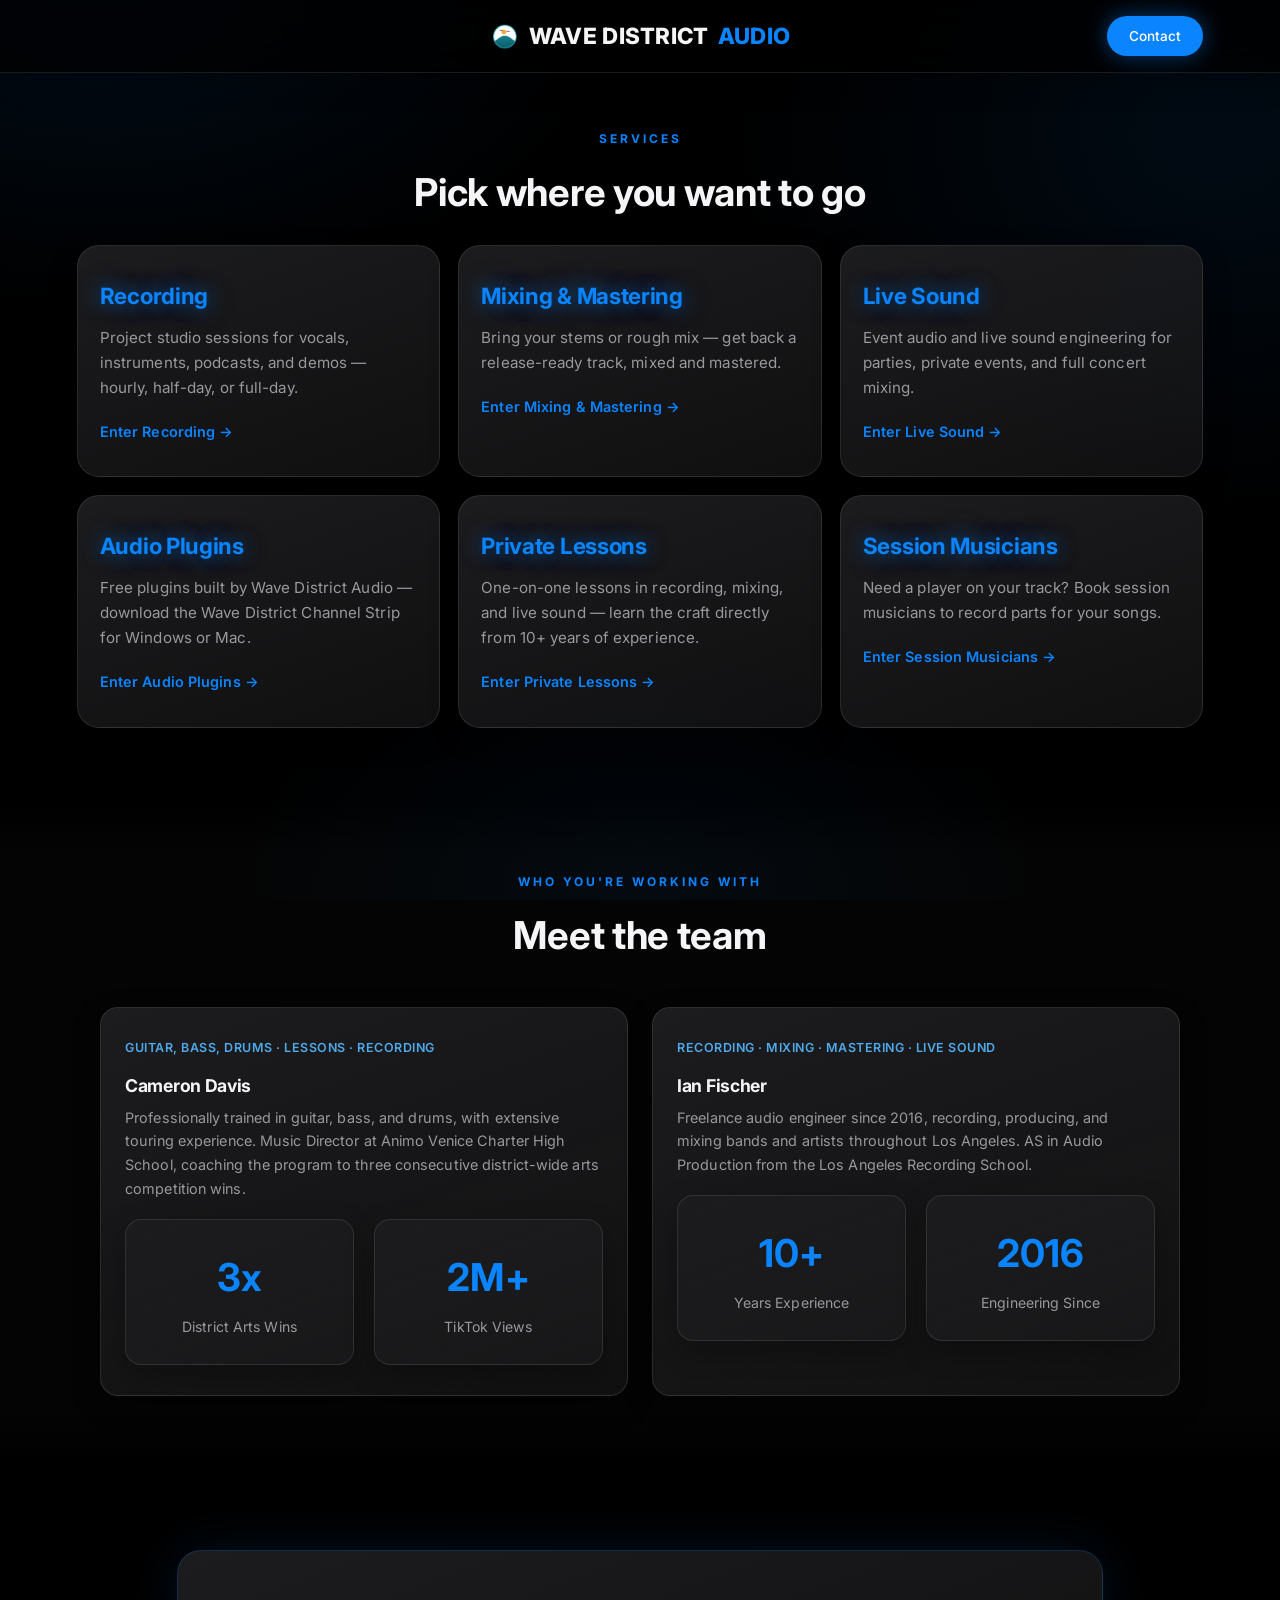
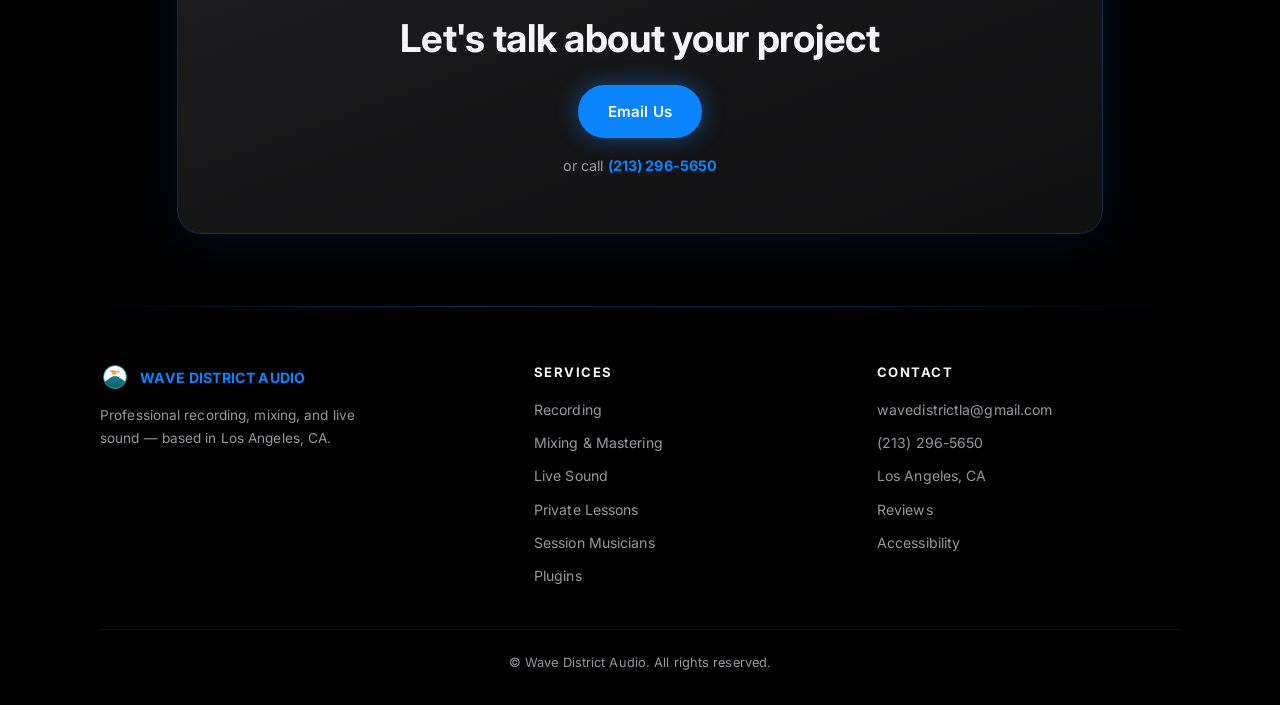
<file: wave_district_site/index.html>
<!DOCTYPE html>
<html lang="en">
<head>
<meta charset="UTF-8">
<meta name="viewport" content="width=device-width, initial-scale=1.0">
<title>Wave District Audio | Los Angeles</title>
<link rel="preconnect" href="https://fonts.googleapis.com">
<link rel="preconnect" href="https://fonts.gstatic.com" crossorigin>
<link href="https://fonts.googleapis.com/css2?family=Inter:wght@400;500;600;700;800&display=swap" rel="stylesheet">
<link rel="stylesheet" href="styles.css">
<link rel="icon" type="image/png" sizes="32x32" href="favicon-32.png">
<link rel="apple-touch-icon" href="favicon-180.png">
</head>
<body>

<a href="#main" class="skip-link">Skip to content</a>

<nav style="justify-content:center; position:relative;">
  <div class="brand" style="position:absolute; left:50%; top:50%; transform:translate(-50%,-50%); font-size:1.4rem; font-weight:800;"><img src="logo-icon.png" alt="Wave District Audio" class="brand-logo"> WAVE DISTRICT <span>AUDIO</span></div>
  <div class="links" style="margin-left:auto;">
    <a href="#contact" class="btn btn-primary" style="padding:9px 22px; font-size:0.85rem;">Contact</a>
  </div>
</nav>

<section id="main" style="padding-top:56px;">
  <div class="section-label">Services</div>
  <h2>Pick where you want to go</h2>
  <div class="panel-grid">
    <a class="panel" href="recording.html">
      <h3>Recording</h3>
      <p>Project studio sessions for vocals, instruments, podcasts, and demos &mdash; hourly, half-day, or full-day.</p>
      <span class="go">Enter Recording &rarr;</span>
    </a>
    <a class="panel" href="mixing-mastering.html">
      <h3>Mixing &amp; Mastering</h3>
      <p>Bring your stems or rough mix &mdash; get back a release-ready track, mixed and mastered.</p>
      <span class="go">Enter Mixing &amp; Mastering &rarr;</span>
    </a>
    <a class="panel" href="live-sound.html">
      <h3>Live Sound</h3>
      <p>Event audio and live sound engineering for parties, private events, and full concert mixing.</p>
      <span class="go">Enter Live Sound &rarr;</span>
    </a>
    <a class="panel" href="plugins.html">
      <h3>Audio Plugins</h3>
      <p>Free plugins built by Wave District Audio &mdash; download the Wave District Channel Strip for Windows or Mac.</p>
      <span class="go">Enter Audio Plugins &rarr;</span>
    </a>
    <a class="panel" href="lessons.html">
      <h3>Private Lessons</h3>
      <p>One-on-one lessons in recording, mixing, and live sound &mdash; learn the craft directly from 10+ years of experience.</p>
      <span class="go">Enter Private Lessons &rarr;</span>
    </a>
    <a class="panel" href="session-musicians.html">
      <h3>Session Musicians</h3>
      <p>Need a player on your track? Book session musicians to record parts for your songs.</p>
      <span class="go">Enter Session Musicians &rarr;</span>
    </a>
  </div>
</section>

<section id="team">
  <div class="section-label">Who You're Working With</div>
  <h2>Meet the team</h2>
  <div class="cards">
    <div class="card">
      <span class="tag">GUITAR, BASS, DRUMS &middot; LESSONS &middot; RECORDING</span>
      <h3>Cameron Davis</h3>
      <p>Professionally trained in guitar, bass, and drums, with extensive touring experience. Music Director at Animo Venice Charter High School, coaching the program to three consecutive district-wide arts competition wins.</p>
      <div class="stats-row">
        <div class="stat-box"><div class="num">3x</div><div class="label">District Arts Wins</div></div>
        <div class="stat-box"><div class="num">2M+</div><div class="label">TikTok Views</div></div>
      </div>
    </div>
    <div class="card">
      <span class="tag">RECORDING &middot; MIXING &middot; MASTERING &middot; LIVE SOUND</span>
      <h3>Ian Fischer</h3>
      <p>Freelance audio engineer since 2016, recording, producing, and mixing bands and artists throughout Los Angeles. AS in Audio Production from the Los Angeles Recording School.</p>
      <div class="stats-row">
        <div class="stat-box"><div class="num">10+</div><div class="label">Years Experience</div></div>
        <div class="stat-box"><div class="num">2016</div><div class="label">Engineering Since</div></div>
      </div>
    </div>
  </div>
</section>

<section id="contact">
  <div class="contact-box">
    <h2>Let's talk about your project</h2>
    <div class="cta-row">
      <a id="emailCta" class="btn btn-primary" href="mailto:wavedistrictla@gmail.com">Email Us</a>
    </div>
    <div class="contact-alt">or call <a href="tel:+12132965650">(213) 296-5650</a></div>
  </div>
</section>

<footer>
  <div class="footer-grid">
    <div class="footer-brand">
      <div class="footer-brand-row">
        <img src="logo-icon.png" alt="Wave District Audio">
        <span class="brand-mini">WAVE DISTRICT AUDIO</span>
      </div>
      <p class="footer-tagline">Professional recording, mixing, and live sound &mdash; based in Los Angeles, CA.</p>
    </div>
    <div class="footer-col">
      <h5>Services</h5>
      <a href="recording.html">Recording</a>
      <a href="mixing-mastering.html">Mixing &amp; Mastering</a>
      <a href="live-sound.html">Live Sound</a>
      <a href="lessons.html">Private Lessons</a>
      <a href="session-musicians.html">Session Musicians</a>
      <a href="plugins.html">Plugins</a>
    </div>
    <div class="footer-col">
      <h5>Contact</h5>
      <a href="mailto:wavedistrictla@gmail.com">wavedistrictla@gmail.com</a>
      <a href="tel:+12132965650">(213) 296-5650</a>
      <span>Los Angeles, CA</span>
      <a href="reviews.html">Reviews</a>
      <a href="accessibility.html">Accessibility</a>
    </div>
  </div>
  <div class="footer-bottom">&copy; Wave District Audio. All rights reserved.</div>
</footer>

<script src="script.js"></script>
</body>
</html>
</file>
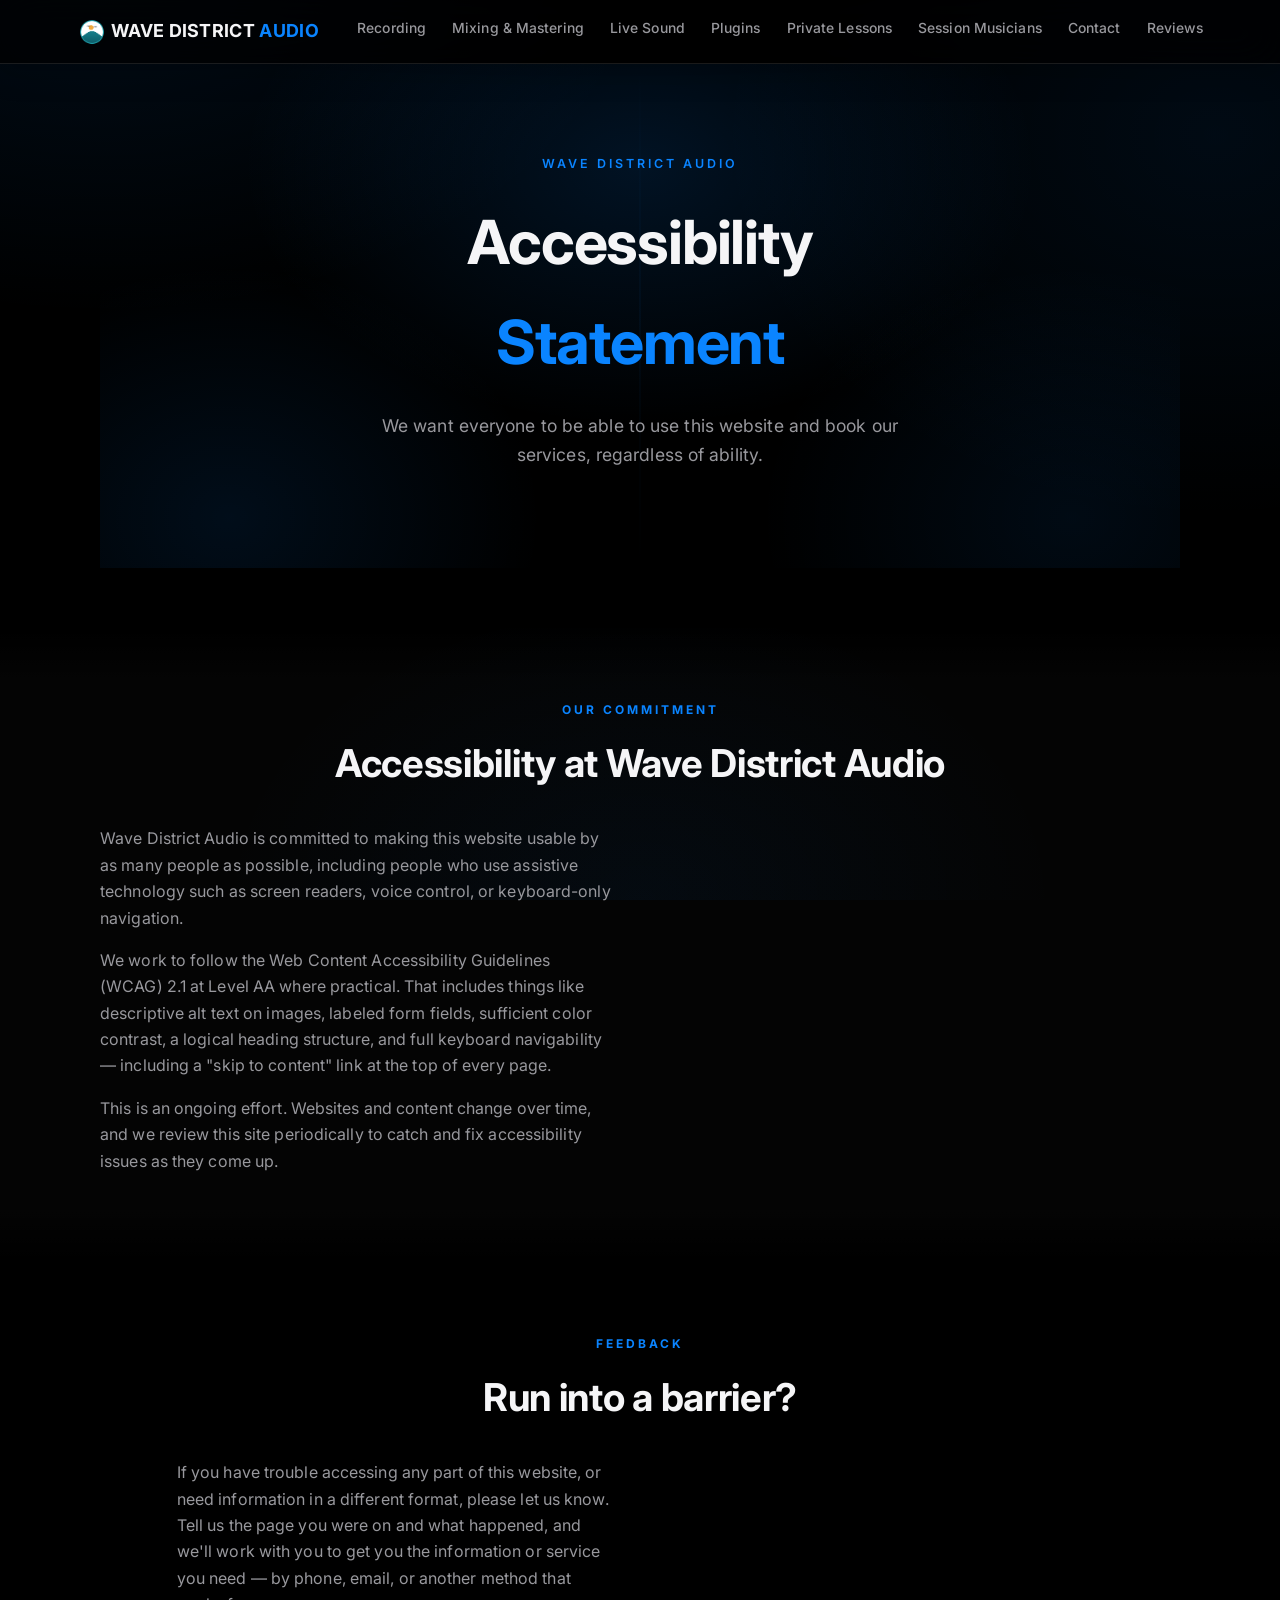
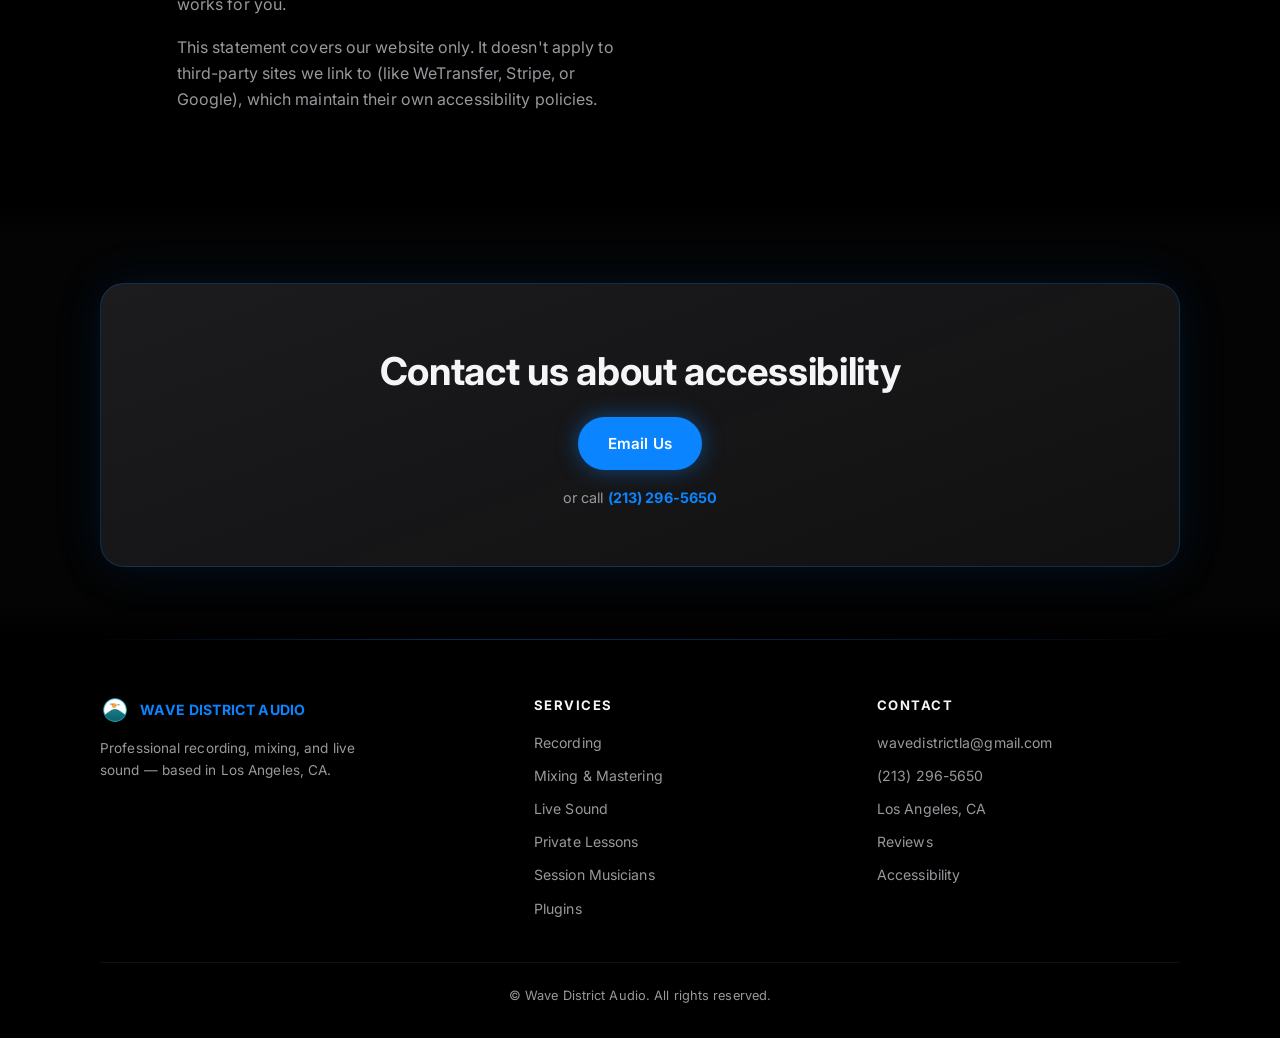
<file: wave_district_site/accessibility.html>
<!DOCTYPE html>
<html lang="en">
<head>
<meta charset="UTF-8">
<meta name="viewport" content="width=device-width, initial-scale=1.0">
<title>Accessibility | Wave District Audio</title>
<link rel="preconnect" href="https://fonts.googleapis.com">
<link rel="preconnect" href="https://fonts.gstatic.com" crossorigin>
<link href="https://fonts.googleapis.com/css2?family=Inter:wght@400;500;600;700;800&display=swap" rel="stylesheet">
<link rel="stylesheet" href="styles.css">
<link rel="icon" type="image/png" sizes="32x32" href="favicon-32.png">
<link rel="apple-touch-icon" href="favicon-180.png">
</head>
<body>

<a href="#main" class="skip-link">Skip to content</a>

<nav>
  <div class="brand"><a href="index.html" style="color:inherit"><img src="logo-icon.png" alt="Wave District Audio" class="brand-logo"> WAVE DISTRICT <span>AUDIO</span></a></div>
  <div class="links">
    <a href="recording.html">Recording</a>
    <a href="mixing-mastering.html">Mixing &amp; Mastering</a>
    <a href="live-sound.html">Live Sound</a>
    <a href="plugins.html">Plugins</a>
    <a href="lessons.html">Private Lessons</a>
    <a href="session-musicians.html">Session Musicians</a>
    <a href="index.html#contact">Contact</a>
    <a href="reviews.html">Reviews</a>
  </div>
</nav>

<section class="hero" id="main">
  <div class="hero-content">
    <div class="eyebrow">Wave District Audio</div>
    <h1>Accessibility<br><span>Statement</span></h1>
    <p class="sub">We want everyone to be able to use this website and book our services, regardless of ability.</p>
  </div>
</section>

<svg class="wave-divider" viewBox="0 0 1200 60" preserveAspectRatio="none" xmlns="http://www.w3.org/2000/svg">
  <path d="M0,38 C220,15 340,8 460,10 C620,13 680,25 800,28 C950,32 1080,35 1200,38 L1200,60 L0,60 Z" fill="#000"></path>
</svg>

<section id="statement">
  <div class="section-label">Our Commitment</div>
  <h2>Accessibility at Wave District Audio</h2>
  <div class="about-grid">
    <div>
      <p>Wave District Audio is committed to making this website usable by as many people as possible, including people who use assistive technology such as screen readers, voice control, or keyboard-only navigation.</p>
      <p>We work to follow the Web Content Accessibility Guidelines (WCAG) 2.1 at Level AA where practical. That includes things like descriptive alt text on images, labeled form fields, sufficient color contrast, a logical heading structure, and full keyboard navigability &mdash; including a "skip to content" link at the top of every page.</p>
      <p>This is an ongoing effort. Websites and content change over time, and we review this site periodically to catch and fix accessibility issues as they come up.</p>
    </div>
  </div>
</section>

<section id="feedback">
  <div class="section-label">Feedback</div>
  <h2>Run into a barrier?</h2>
  <div class="about-grid">
    <div>
      <p>If you have trouble accessing any part of this website, or need information in a different format, please let us know. Tell us the page you were on and what happened, and we'll work with you to get you the information or service you need &mdash; by phone, email, or another method that works for you.</p>
      <p>This statement covers our website only. It doesn't apply to third-party sites we link to (like WeTransfer, Stripe, or Google), which maintain their own accessibility policies.</p>
    </div>
  </div>
</section>

<section id="contact">
  <div class="contact-box">
    <h2>Contact us about accessibility</h2>
    <div class="cta-row">
      <a id="emailCta" class="btn btn-primary" href="mailto:wavedistrictla@gmail.com">Email Us</a>
    </div>
    <div class="contact-alt">or call <a href="tel:+12132965650">(213) 296-5650</a></div>
  </div>
</section>

<footer>
  <div class="footer-grid">
    <div class="footer-brand">
      <div class="footer-brand-row">
        <img src="logo-icon.png" alt="Wave District Audio">
        <span class="brand-mini">WAVE DISTRICT AUDIO</span>
      </div>
      <p class="footer-tagline">Professional recording, mixing, and live sound &mdash; based in Los Angeles, CA.</p>
    </div>
    <div class="footer-col">
      <h5>Services</h5>
      <a href="recording.html">Recording</a>
      <a href="mixing-mastering.html">Mixing &amp; Mastering</a>
      <a href="live-sound.html">Live Sound</a>
      <a href="lessons.html">Private Lessons</a>
      <a href="session-musicians.html">Session Musicians</a>
      <a href="plugins.html">Plugins</a>
    </div>
    <div class="footer-col">
      <h5>Contact</h5>
      <a href="mailto:wavedistrictla@gmail.com">wavedistrictla@gmail.com</a>
      <a href="tel:+12132965650">(213) 296-5650</a>
      <span>Los Angeles, CA</span>
      <a href="reviews.html">Reviews</a>
      <a href="accessibility.html">Accessibility</a>
    </div>
  </div>
  <div class="footer-bottom">&copy; Wave District Audio. All rights reserved.</div>
</footer>

<script src="script.js"></script>
</body>
</html>
</file>
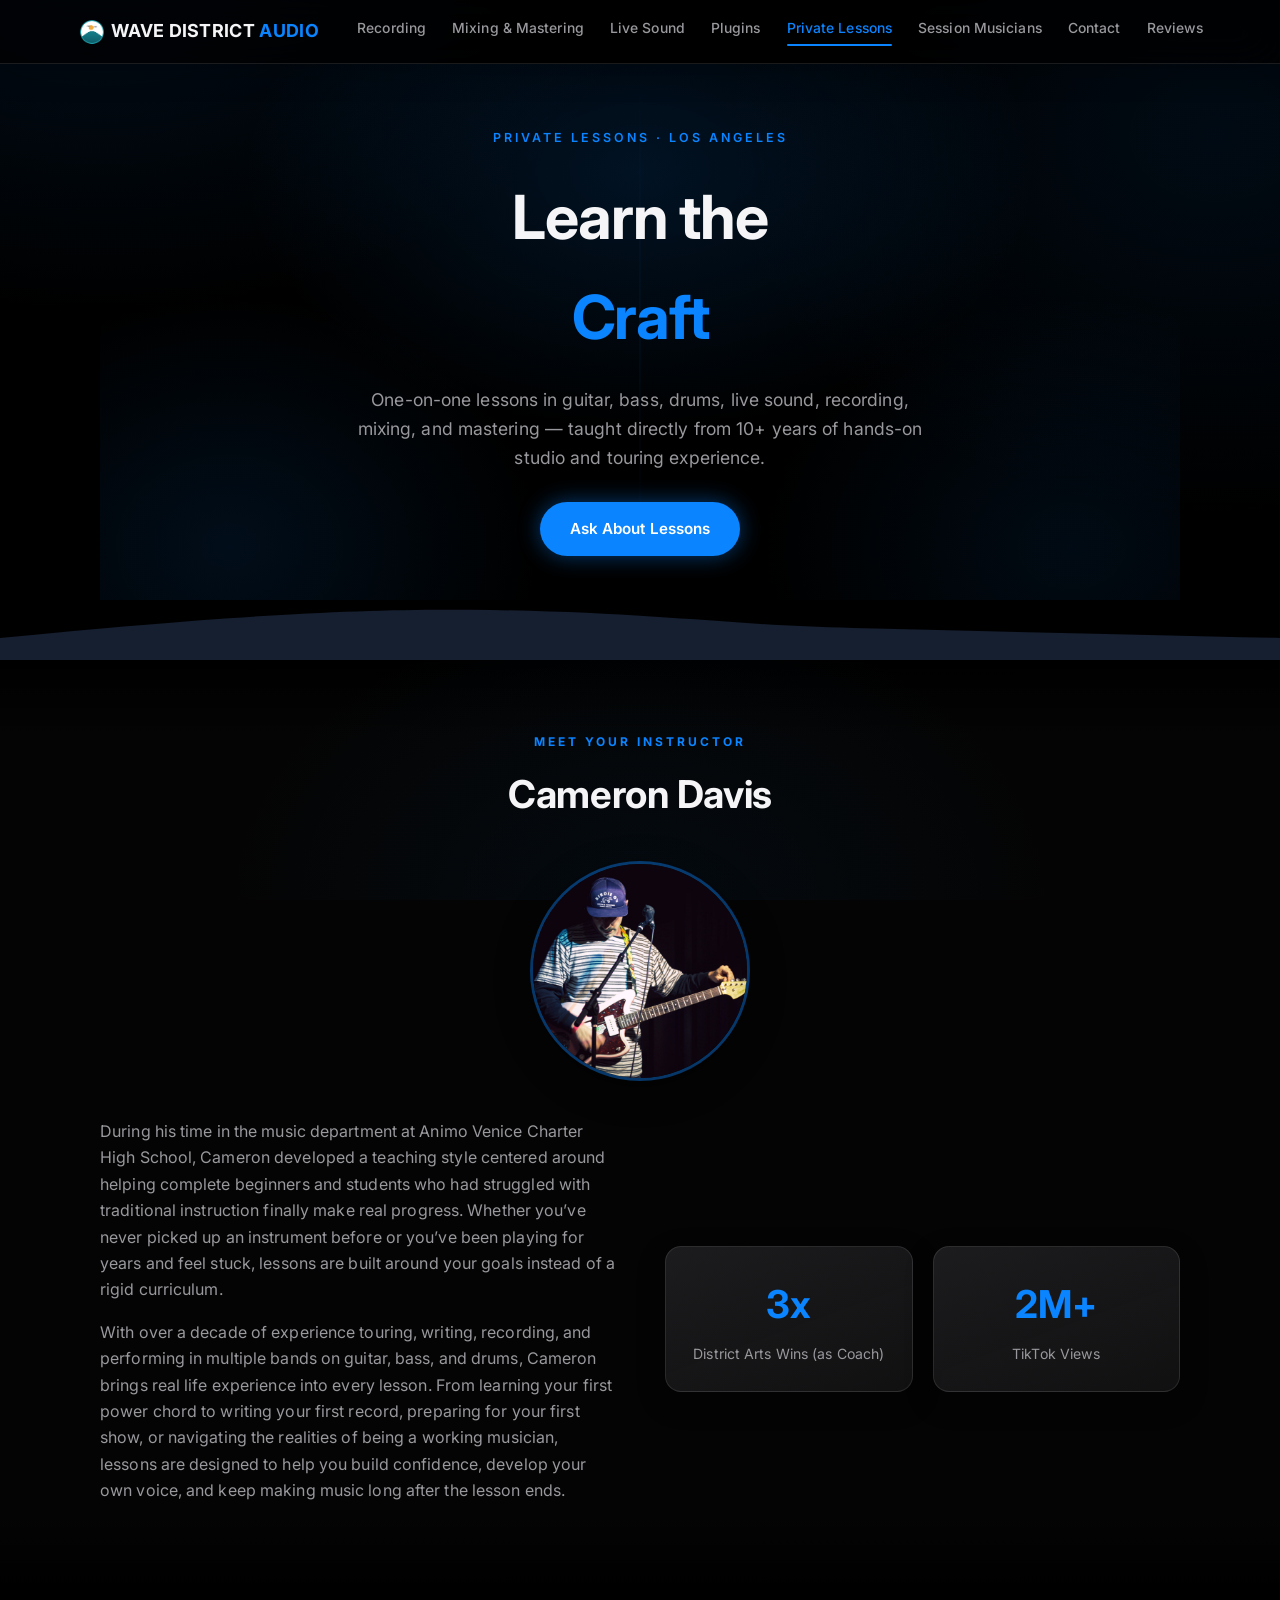
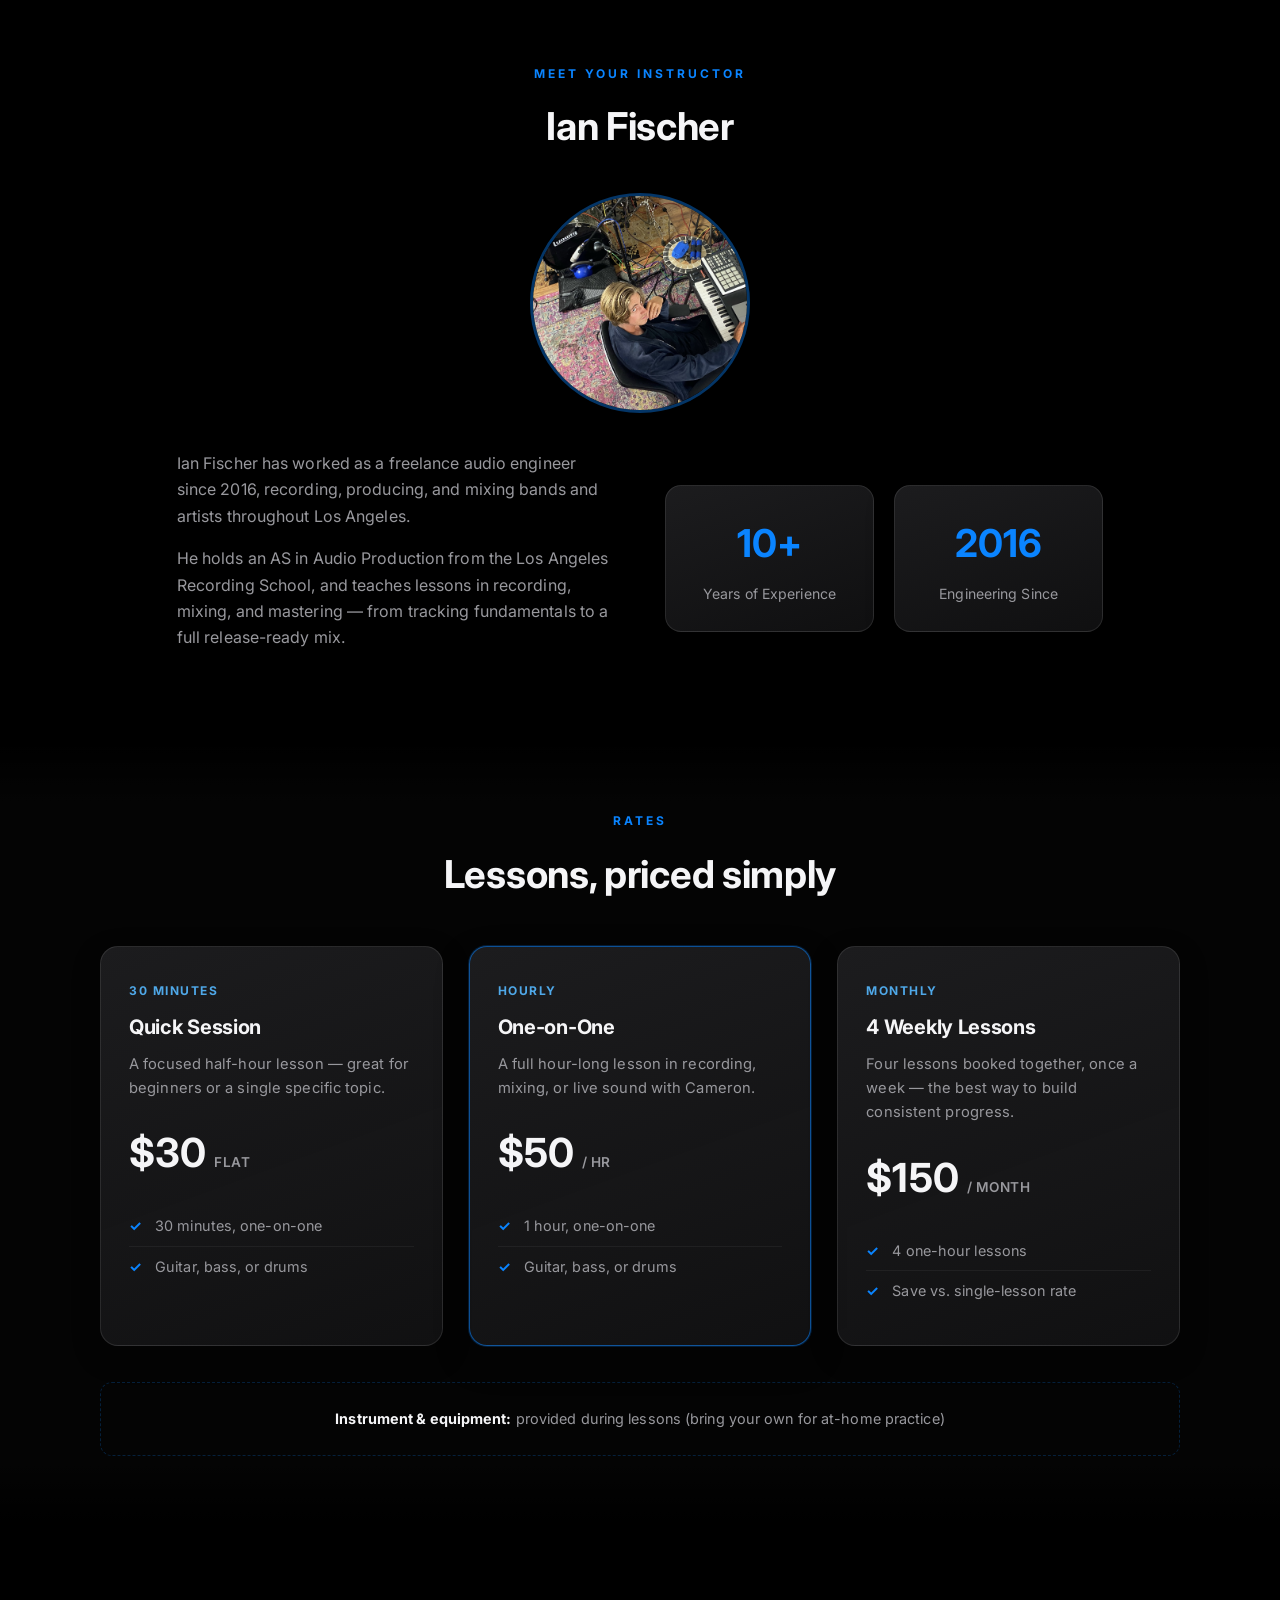
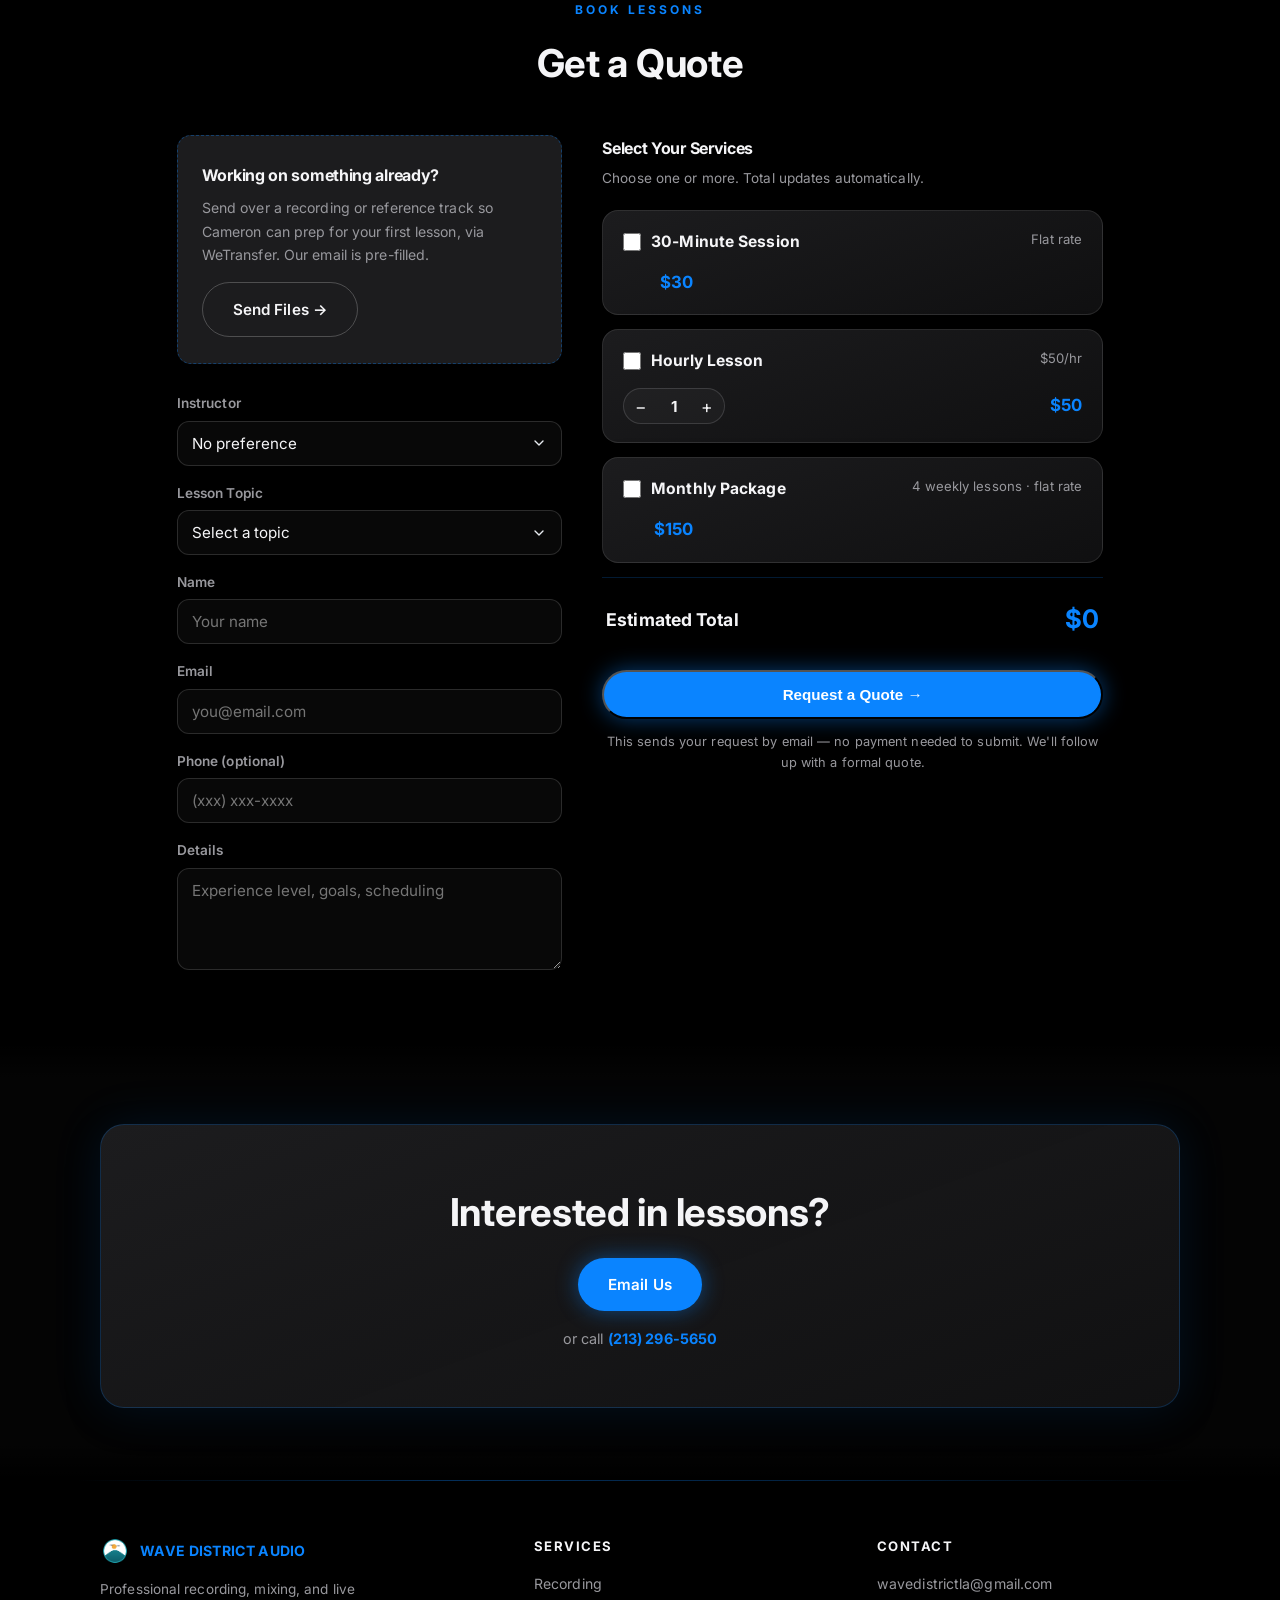
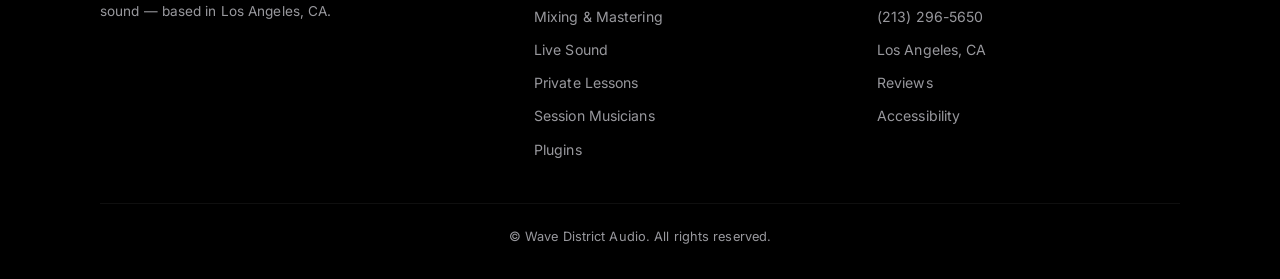
<file: wave_district_site/lessons.html>
<!DOCTYPE html>
<html lang="en">
<head>
<meta charset="UTF-8">
<meta name="viewport" content="width=device-width, initial-scale=1.0">
<title>Private Lessons | Wave District Audio</title>
<link rel="preconnect" href="https://fonts.googleapis.com">
<link rel="preconnect" href="https://fonts.gstatic.com" crossorigin>
<link href="https://fonts.googleapis.com/css2?family=Inter:wght@400;500;600;700&family=Space+Grotesk:wght@500;600;700&display=swap" rel="stylesheet">
<link rel="stylesheet" href="styles.css">
<link rel="icon" type="image/png" sizes="32x32" href="favicon-32.png">
<link rel="apple-touch-icon" href="favicon-180.png">
</head>
<body>

<a href="#main" class="skip-link">Skip to content</a>

<nav>
  <div class="brand"><a href="index.html" style="color:inherit"><img src="logo-icon.png" alt="Wave District Audio" class="brand-logo"> WAVE DISTRICT <span>AUDIO</span></a></div>
  <div class="links">
    <a href="recording.html">Recording</a>
    <a href="mixing-mastering.html">Mixing &amp; Mastering</a>
    <a href="live-sound.html">Live Sound</a>
    <a href="plugins.html">Plugins</a>
    <a href="lessons.html" class="active">Private Lessons</a>
    <a href="session-musicians.html">Session Musicians</a>
    <a href="index.html#contact">Contact</a>
    <a href="reviews.html">Reviews</a>
  </div>
</nav>

<section class="hero" id="main">
  <div class="hero-content">
    <div class="eyebrow">Private Lessons &middot; Los Angeles</div>
    <h1>Learn the<br><span>Craft</span></h1>
    <p class="sub">One-on-one lessons in guitar, bass, drums, live sound, recording, mixing, and mastering &mdash; taught directly from 10+ years of hands-on studio and touring experience.</p>
    <div class="cta-row">
      <a href="index.html#contact" class="btn btn-primary">Ask About Lessons</a>
    </div>
  </div>
</section>

<svg class="wave-divider" viewBox="0 0 1200 60" preserveAspectRatio="none" xmlns="http://www.w3.org/2000/svg">
  <path d="M0,38 C220,15 340,8 460,10 C620,13 680,25 800,28 C950,32 1080,35 1200,38 L1200,60 L0,60 Z" fill="#161f30"></path>
</svg>

<section id="instructor">
  <div class="section-label">Meet Your Instructor</div>
  <h2>Cameron Davis</h2>
  <div class="instructor-photo-wrap">
    <img class="instructor-photo" src="cameron-davis-lessons.jpg" alt="Cameron Davis">
  </div>
  <div class="about-grid">
    <div>
      <p>During his time in the music department at Animo Venice Charter High School, Cameron developed a teaching style centered around helping complete beginners and students who had struggled with traditional instruction finally make real progress. Whether you&rsquo;ve never picked up an instrument before or you&rsquo;ve been playing for years and feel stuck, lessons are built around your goals instead of a rigid curriculum.</p>
      <p>With over a decade of experience touring, writing, recording, and performing in multiple bands on guitar, bass, and drums, Cameron brings real life experience into every lesson. From learning your first power chord to writing your first record, preparing for your first show, or navigating the realities of being a working musician, lessons are designed to help you build confidence, develop your own voice, and keep making music long after the lesson ends.</p>
    </div>
    <div class="stats-row">
      <div class="stat-box"><div class="num">3x</div><div class="label">District Arts Wins (as Coach)</div></div>
      <div class="stat-box"><div class="num">2M+</div><div class="label">TikTok Views</div></div>
    </div>
  </div>
</section>

<section id="instructor-2">
  <div class="section-label">Meet Your Instructor</div>
  <h2>Ian Fischer</h2>
  <div class="instructor-photo-wrap">
    <img class="instructor-photo" src="ian-fischer.jpg" alt="Ian Fischer">
  </div>
  <div class="about-grid">
    <div>
      <p>Ian Fischer has worked as a freelance audio engineer since 2016, recording, producing, and mixing bands and artists throughout Los Angeles.</p>
      <p>He holds an AS in Audio Production from the Los Angeles Recording School, and teaches lessons in recording, mixing, and mastering &mdash; from tracking fundamentals to a full release-ready mix.</p>
    </div>
    <div class="stats-row">
      <div class="stat-box"><div class="num">10+</div><div class="label">Years of Experience</div></div>
      <div class="stat-box"><div class="num">2016</div><div class="label">Engineering Since</div></div>
    </div>
  </div>
</section>

<section id="rates">
  <div class="section-label">Rates</div>
  <h2>Lessons, priced simply</h2>
  <div class="pricing-grid">
    <div class="pricing-card">
      <span class="pc-tag">30 Minutes</span>
      <h3>Quick Session</h3>
      <p class="pc-desc">A focused half-hour lesson &mdash; great for beginners or a single specific topic.</p>
      <div class="pc-price"><span class="amount">$30</span><span class="unit">flat</span></div>
      <ul class="pc-features">
        <li>30 minutes, one-on-one</li>
        <li>Guitar, bass, or drums</li>
      </ul>
    </div>
    <div class="pricing-card featured">
      <span class="pc-tag">Hourly</span>
      <h3>One-on-One</h3>
      <p class="pc-desc">A full hour-long lesson in recording, mixing, or live sound with Cameron.</p>
      <div class="pc-price"><span class="amount">$50</span><span class="unit">/ hr</span></div>
      <ul class="pc-features">
        <li>1 hour, one-on-one</li>
        <li>Guitar, bass, or drums</li>
      </ul>
    </div>
    <div class="pricing-card">
      <span class="pc-tag">Monthly</span>
      <h3>4 Weekly Lessons</h3>
      <p class="pc-desc">Four lessons booked together, once a week &mdash; the best way to build consistent progress.</p>
      <div class="pc-price"><span class="amount">$150</span><span class="unit">/ month</span></div>
      <ul class="pc-features">
        <li>4 one-hour lessons</li>
        <li>Save vs. single-lesson rate</li>
      </ul>
    </div>
  </div>
  <div class="addons">
    <span><b>Instrument &amp; equipment:</b> provided during lessons (bring your own for at-home practice)</span>
  </div>
</section>

<section id="quote" class="quote-section">
  <div class="section-label">Book Lessons</div>
  <h2>Get a Quote</h2>
  <div class="quote-grid">
    <div class="quote-form-col">
      <div class="stems-upload">
        <h4>Working on something already?</h4>
        <p>Send over a recording or reference track so Cameron can prep for your first lesson, via WeTransfer. Our email is pre-filled.</p>
        <a href="https://wetransfer.com/?to=wavedistrictla@gmail.com" target="_blank" rel="noopener" class="btn btn-outline">Send Files &rarr;</a>
      </div>
      <div class="quote-fields">
        <label>Instructor<select class="q-instructor">
          <option value="">No preference</option>
          <option value="Cameron Davis">Cameron Davis (Guitar, Bass, Drums)</option>
          <option value="Ian Fischer">Ian Fischer (Recording, Mixing, Mastering)</option>
        </select></label>
        <label>Lesson Topic<select class="q-instrument">
          <option value="">Select a topic</option>
          <option value="Guitar">Guitar</option>
          <option value="Bass">Bass</option>
          <option value="Drums">Drums</option>
          <option value="Live Sound">Live Sound</option>
          <option value="Recording">Recording</option>
          <option value="Mixing">Mixing</option>
          <option value="Mastering">Mastering</option>
        </select></label>
        <label>Name<input type="text" class="q-name" placeholder="Your name"></label>
        <label>Email<input type="email" class="q-email" placeholder="you@email.com"></label>
        <label>Phone (optional)<input type="tel" class="q-phone" placeholder="(xxx) xxx-xxxx"></label>
        <label>Details<textarea class="q-details" rows="4" placeholder="Experience level, goals, scheduling"></textarea></label>
      </div>
    </div>
    <div class="quote-services-col">
      <h4>Select Your Services</h4>
      <p class="quote-hint">Choose one or more. Total updates automatically.</p>

      <div class="service-line" data-name="30-Minute Session" data-price="30" data-flat="true">
        <div class="service-line-head">
          <label class="service-check"><input type="checkbox" class="svc-toggle"> 30-Minute Session</label>
          <span class="service-sub">Flat rate</span>
        </div>
        <div class="service-line-controls">
          <span class="service-line-total">$30</span>
        </div>
      </div>

      <div class="service-line" data-name="Hourly Lesson" data-price="50" data-unit="lesson" data-max="10">
        <div class="service-line-head">
          <label class="service-check"><input type="checkbox" class="svc-toggle"> Hourly Lesson</label>
          <span class="service-sub">$50/hr</span>
        </div>
        <div class="service-line-controls">
          <div class="stepper">
            <button type="button" class="step-btn" data-step="-1">&minus;</button>
            <span class="step-val">1</span>
            <button type="button" class="step-btn" data-step="1">+</button>
          </div>
          <span class="service-line-total">$50</span>
        </div>
      </div>

      <div class="service-line" data-name="Monthly Package (4 Weekly Lessons)" data-price="150" data-flat="true">
        <div class="service-line-head">
          <label class="service-check"><input type="checkbox" class="svc-toggle"> Monthly Package</label>
          <span class="service-sub">4 weekly lessons &middot; flat rate</span>
        </div>
        <div class="service-line-controls">
          <span class="service-line-total">$150</span>
        </div>
      </div>

      <div class="quote-total-row">
        <span>Estimated Total</span>
        <span class="quote-total">$0</span>
      </div>
      <button type="button" class="btn btn-primary quote-submit-btn">Request a Quote &rarr;</button>
      <p class="quote-disclaimer">This sends your request by email &mdash; no payment needed to submit. We'll follow up with a formal quote.</p>
      <div class="quote-success" hidden>Thanks! Your email app should now be open with your request &mdash; send it over and we'll follow up shortly.</div>
    </div>
  </div>
</section>

<section id="contact">
  <div class="contact-box">
    <h2>Interested in lessons?</h2>
    <div class="cta-row">
      <a id="emailCta" class="btn btn-primary" href="mailto:wavedistrictla@gmail.com">Email Us</a>
    </div>
    <div class="contact-alt">or call <a href="tel:+12132965650">(213) 296-5650</a></div>
  </div>
</section>

<footer>
  <div class="footer-grid">
    <div class="footer-brand">
      <div class="footer-brand-row">
        <img src="logo-icon.png" alt="Wave District Audio">
        <span class="brand-mini">WAVE DISTRICT AUDIO</span>
      </div>
      <p class="footer-tagline">Professional recording, mixing, and live sound &mdash; based in Los Angeles, CA.</p>
    </div>
    <div class="footer-col">
      <h5>Services</h5>
      <a href="recording.html">Recording</a>
      <a href="mixing-mastering.html">Mixing &amp; Mastering</a>
      <a href="live-sound.html">Live Sound</a>
      <a href="lessons.html">Private Lessons</a>
      <a href="session-musicians.html">Session Musicians</a>
      <a href="plugins.html">Plugins</a>
    </div>
    <div class="footer-col">
      <h5>Contact</h5>
      <a href="mailto:wavedistrictla@gmail.com">wavedistrictla@gmail.com</a>
      <a href="tel:+12132965650">(213) 296-5650</a>
      <span>Los Angeles, CA</span>
      <a href="reviews.html">Reviews</a>
      <a href="accessibility.html">Accessibility</a>
    </div>
  </div>
  <div class="footer-bottom">&copy; Wave District Audio. All rights reserved.</div>
</footer>

<script src="script.js"></script>
</body>
</html>
</file>
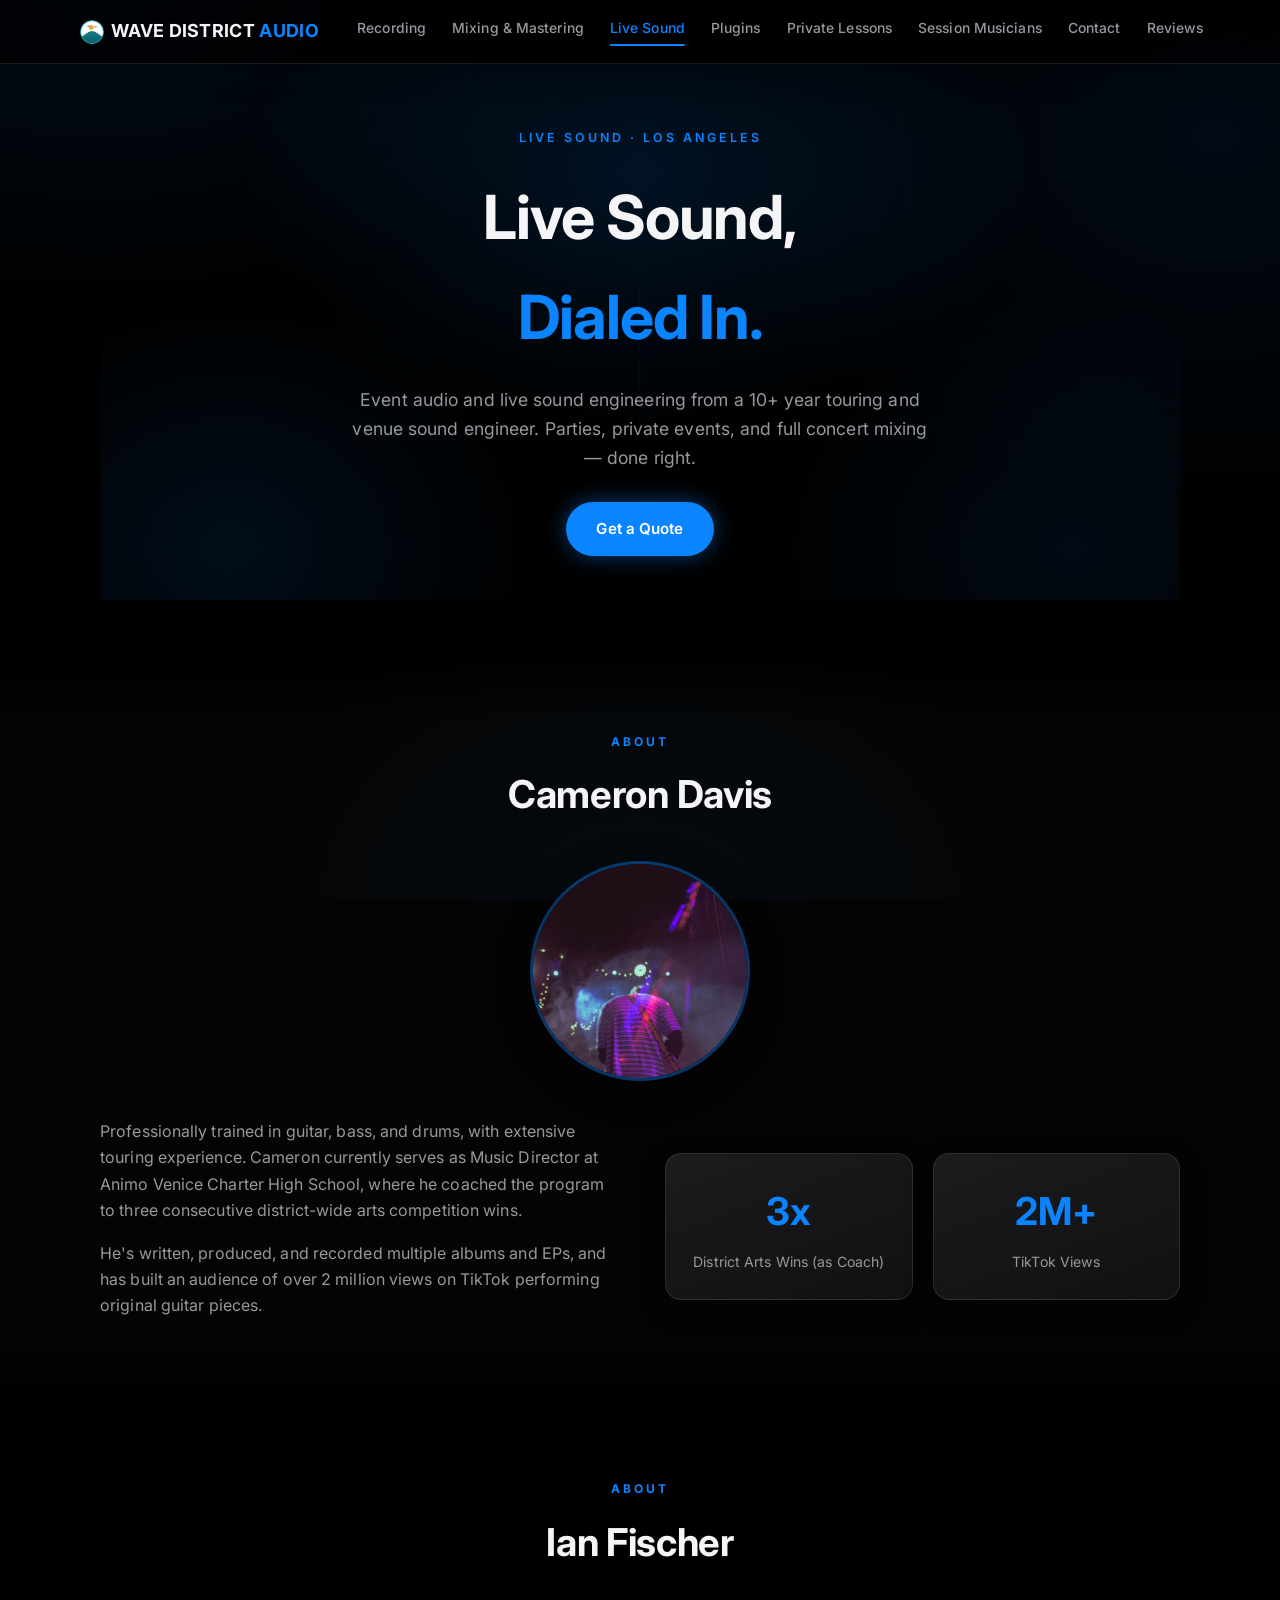
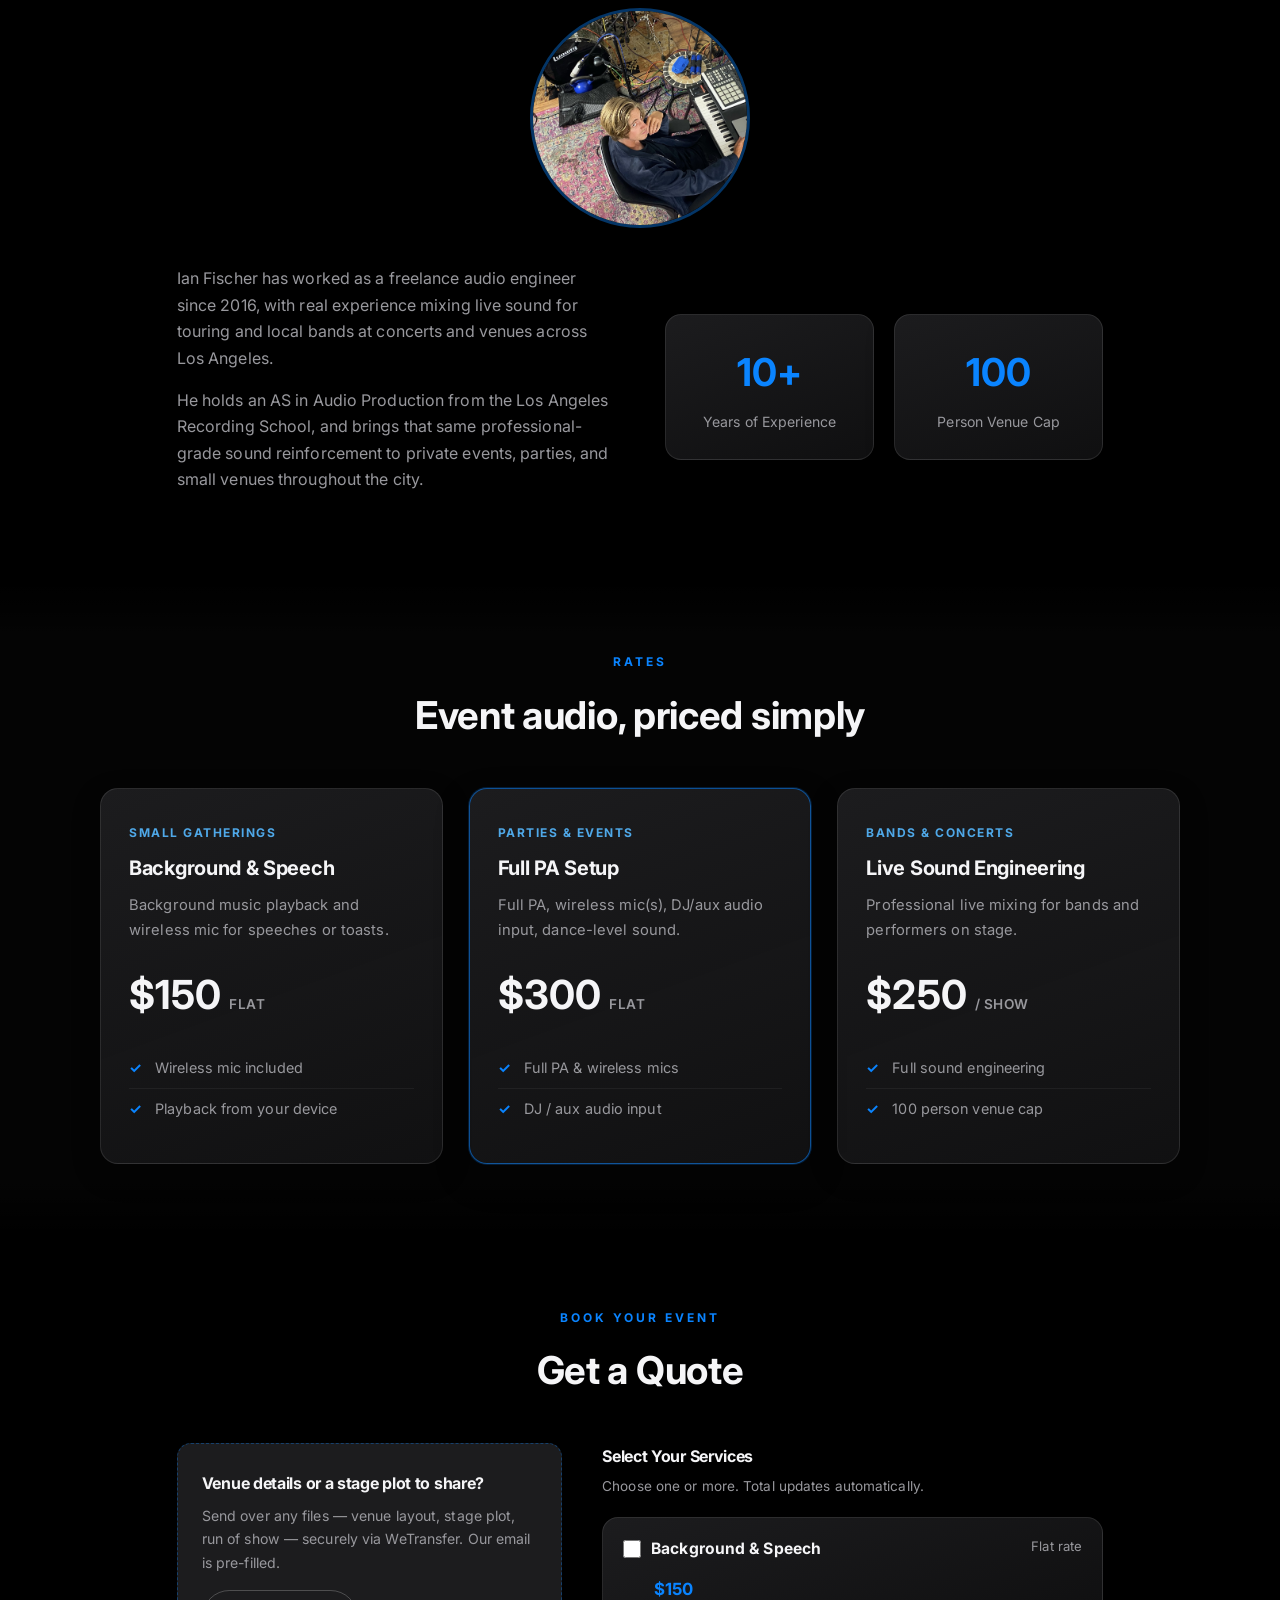
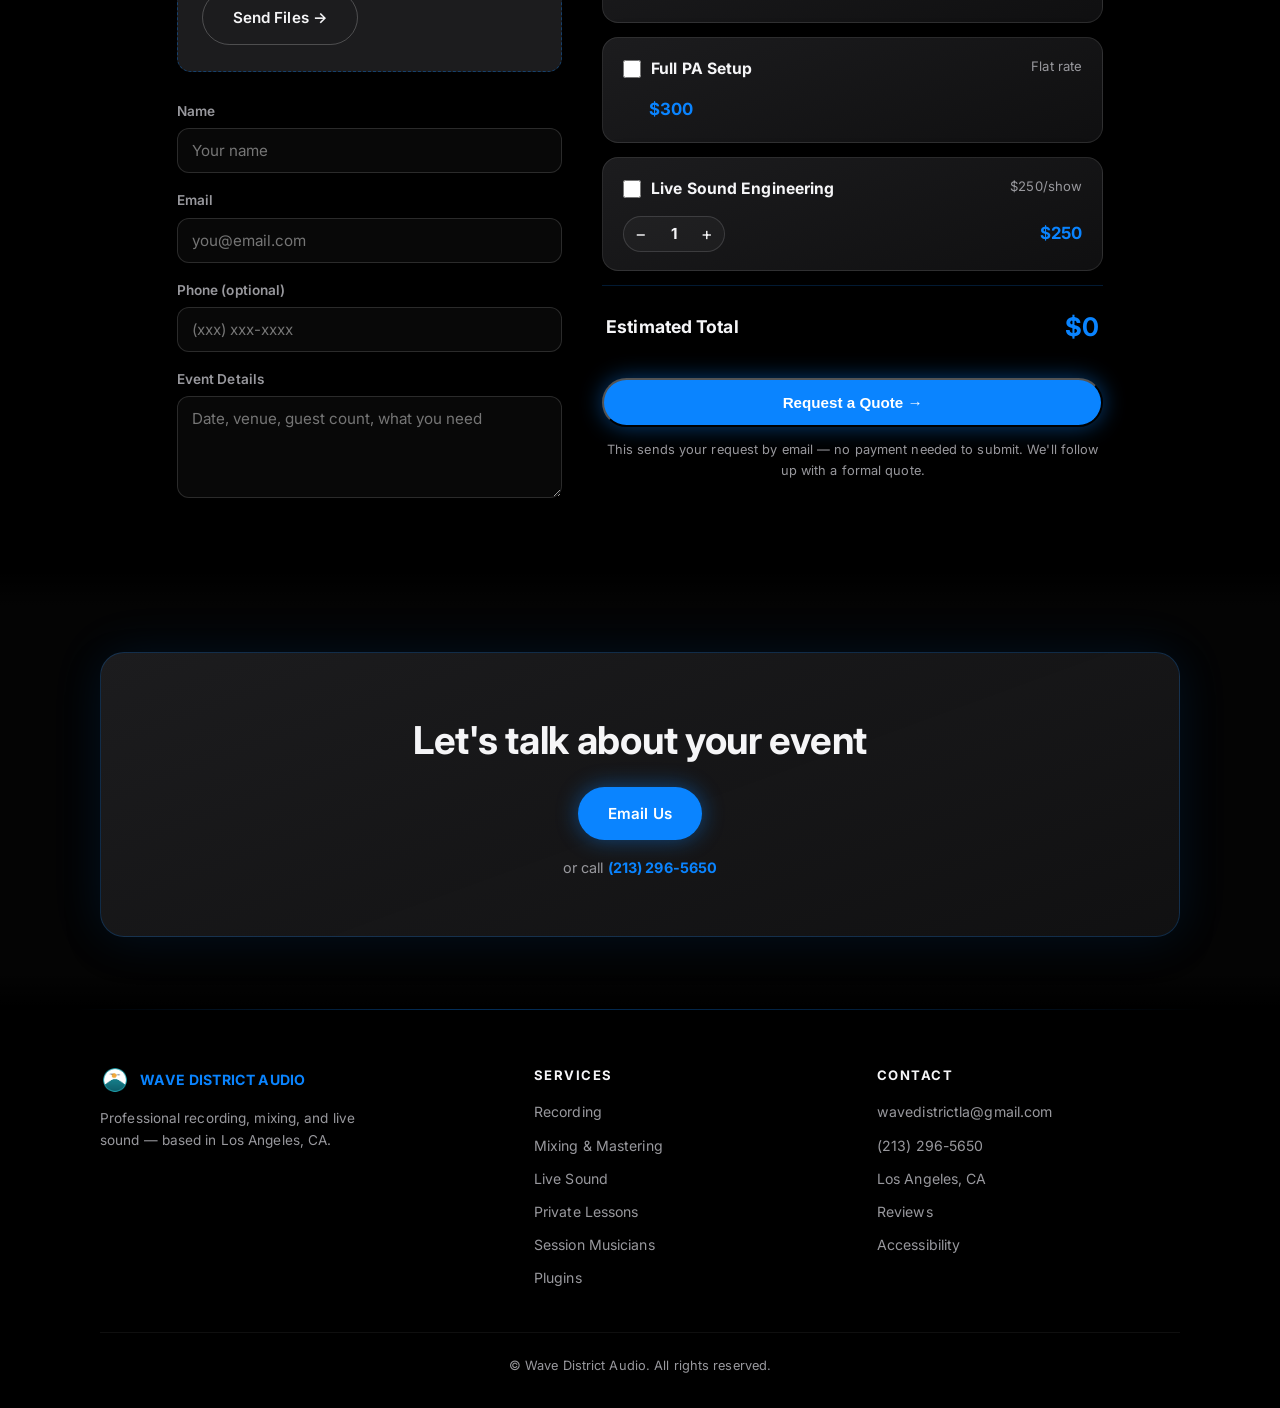
<file: wave_district_site/live-sound.html>
<!DOCTYPE html>
<html lang="en">
<head>
<meta charset="UTF-8">
<meta name="viewport" content="width=device-width, initial-scale=1.0">
<title>Live Sound | Wave District Audio</title>
<link rel="preconnect" href="https://fonts.googleapis.com">
<link rel="preconnect" href="https://fonts.gstatic.com" crossorigin>
<link href="https://fonts.googleapis.com/css2?family=Inter:wght@400;500;600;700;800&display=swap" rel="stylesheet">
<link rel="stylesheet" href="styles.css">
<link rel="icon" type="image/png" sizes="32x32" href="favicon-32.png">
<link rel="apple-touch-icon" href="favicon-180.png">
</head>
<body>

<a href="#main" class="skip-link">Skip to content</a>

<nav>
  <div class="brand"><a href="index.html" style="color:inherit"><img src="logo-icon.png" alt="Wave District Audio" class="brand-logo"> WAVE DISTRICT <span>AUDIO</span></a></div>
  <div class="links">
    <a href="recording.html">Recording</a>
    <a href="mixing-mastering.html">Mixing &amp; Mastering</a>
    <a href="live-sound.html" class="active">Live Sound</a>
    <a href="plugins.html">Plugins</a>
    <a href="lessons.html">Private Lessons</a>
    <a href="session-musicians.html">Session Musicians</a>
    <a href="index.html#contact">Contact</a>
    <a href="reviews.html">Reviews</a>
  </div>
</nav>

<section class="hero" id="main">
  <div class="hero-content">
    <div class="eyebrow">Live Sound &middot; Los Angeles</div>
    <h1>Live Sound,<br><span>Dialed In.</span></h1>
    <p class="sub">Event audio and live sound engineering from a 10+ year touring and venue sound engineer. Parties, private events, and full concert mixing &mdash; done right.</p>
    <div class="cta-row">
      <a href="index.html#contact" class="btn btn-primary">Get a Quote</a>
    </div>
  </div>
</section>

<svg class="wave-divider" viewBox="0 0 1200 60" preserveAspectRatio="none" xmlns="http://www.w3.org/2000/svg">
  <path d="M0,38 C220,15 340,8 460,10 C620,13 680,25 800,28 C950,32 1080,35 1200,38 L1200,60 L0,60 Z" fill="#000"></path>
</svg>

<section id="about">
  <div class="section-label">About</div>
  <h2>Cameron Davis</h2>
  <div class="instructor-photo-wrap">
    <img class="instructor-photo" src="cameron-davis-live.jpg" alt="Cameron Davis">
  </div>
  <div class="about-grid">
    <div>
      <p>Professionally trained in guitar, bass, and drums, with extensive touring experience. Cameron currently serves as Music Director at Animo Venice Charter High School, where he coached the program to three consecutive district-wide arts competition wins.</p>
      <p>He's written, produced, and recorded multiple albums and EPs, and has built an audience of over 2 million views on TikTok performing original guitar pieces.</p>
    </div>
    <div class="stats-row">
      <div class="stat-box"><div class="num">3x</div><div class="label">District Arts Wins (as Coach)</div></div>
      <div class="stat-box"><div class="num">2M+</div><div class="label">TikTok Views</div></div>
    </div>
  </div>
</section>

<section id="about-2">
  <div class="section-label">About</div>
  <h2>Ian Fischer</h2>
  <div class="instructor-photo-wrap">
    <img class="instructor-photo" src="ian-fischer.jpg" alt="Ian Fischer">
  </div>
  <div class="about-grid">
    <div>
      <p>Ian Fischer has worked as a freelance audio engineer since 2016, with real experience mixing live sound for touring and local bands at concerts and venues across Los Angeles.</p>
      <p>He holds an AS in Audio Production from the Los Angeles Recording School, and brings that same professional-grade sound reinforcement to private events, parties, and small venues throughout the city.</p>
    </div>
    <div class="stats-row">
      <div class="stat-box"><div class="num">10+</div><div class="label">Years of Experience</div></div>
      <div class="stat-box"><div class="num">100</div><div class="label">Person Venue Cap</div></div>
    </div>
  </div>
</section>

<section id="details">
  <div class="section-label">Rates</div>
  <h2>Event audio, priced simply</h2>
  <div class="pricing-grid">
    <div class="pricing-card">
      <span class="pc-tag">Small Gatherings</span>
      <h3>Background &amp; Speech</h3>
      <p class="pc-desc">Background music playback and wireless mic for speeches or toasts.</p>
      <div class="pc-price"><span class="amount">$150</span><span class="unit">flat</span></div>
      <ul class="pc-features">
        <li>Wireless mic included</li>
        <li>Playback from your device</li>
      </ul>
    </div>
    <div class="pricing-card featured">
      <span class="pc-tag">Parties &amp; Events</span>
      <h3>Full PA Setup</h3>
      <p class="pc-desc">Full PA, wireless mic(s), DJ/aux audio input, dance-level sound.</p>
      <div class="pc-price"><span class="amount">$300</span><span class="unit">flat</span></div>
      <ul class="pc-features">
        <li>Full PA &amp; wireless mics</li>
        <li>DJ / aux audio input</li>
      </ul>
    </div>
    <div class="pricing-card">
      <span class="pc-tag">Bands &amp; Concerts</span>
      <h3>Live Sound Engineering</h3>
      <p class="pc-desc">Professional live mixing for bands and performers on stage.</p>
      <div class="pc-price"><span class="amount">$250</span><span class="unit">/ show</span></div>
      <ul class="pc-features">
        <li>Full sound engineering</li>
        <li>100 person venue cap</li>
      </ul>
    </div>
  </div>
</section>

<section id="quote" class="quote-section">
  <div class="section-label">Book Your Event</div>
  <h2>Get a Quote</h2>
  <div class="quote-grid">
    <div class="quote-form-col">
      <div class="stems-upload">
        <h4>Venue details or a stage plot to share?</h4>
        <p>Send over any files &mdash; venue layout, stage plot, run of show &mdash; securely via WeTransfer. Our email is pre-filled.</p>
        <a href="https://wetransfer.com/?to=wavedistrictla@gmail.com" target="_blank" rel="noopener" class="btn btn-outline">Send Files &rarr;</a>
      </div>
      <div class="quote-fields">
        <label>Name<input type="text" class="q-name" placeholder="Your name"></label>
        <label>Email<input type="email" class="q-email" placeholder="you@email.com"></label>
        <label>Phone (optional)<input type="tel" class="q-phone" placeholder="(xxx) xxx-xxxx"></label>
        <label>Event Details<textarea class="q-details" rows="4" placeholder="Date, venue, guest count, what you need"></textarea></label>
      </div>
    </div>
    <div class="quote-services-col">
      <h4>Select Your Services</h4>
      <p class="quote-hint">Choose one or more. Total updates automatically.</p>

      <div class="service-line" data-name="Background &amp; Speech" data-price="150" data-flat="true">
        <div class="service-line-head">
          <label class="service-check"><input type="checkbox" class="svc-toggle"> Background &amp; Speech</label>
          <span class="service-sub">Flat rate</span>
        </div>
        <div class="service-line-controls">
          <span class="service-line-total">$150</span>
        </div>
      </div>

      <div class="service-line" data-name="Full PA Setup" data-price="300" data-flat="true">
        <div class="service-line-head">
          <label class="service-check"><input type="checkbox" class="svc-toggle"> Full PA Setup</label>
          <span class="service-sub">Flat rate</span>
        </div>
        <div class="service-line-controls">
          <span class="service-line-total">$300</span>
        </div>
      </div>

      <div class="service-line" data-name="Live Sound Engineering" data-price="250" data-unit="show" data-max="6">
        <div class="service-line-head">
          <label class="service-check"><input type="checkbox" class="svc-toggle"> Live Sound Engineering</label>
          <span class="service-sub">$250/show</span>
        </div>
        <div class="service-line-controls">
          <div class="stepper">
            <button type="button" class="step-btn" data-step="-1">&minus;</button>
            <span class="step-val">1</span>
            <button type="button" class="step-btn" data-step="1">+</button>
          </div>
          <span class="service-line-total">$250</span>
        </div>
      </div>

      <div class="quote-total-row">
        <span>Estimated Total</span>
        <span class="quote-total">$0</span>
      </div>
      <button type="button" class="btn btn-primary quote-submit-btn">Request a Quote &rarr;</button>
      <p class="quote-disclaimer">This sends your request by email &mdash; no payment needed to submit. We'll follow up with a formal quote.</p>
      <div class="quote-success" hidden>Thanks! Your email app should now be open with your request &mdash; send it over and we'll follow up shortly.</div>
    </div>
  </div>
</section>

<section id="contact">
  <div class="contact-box">
    <h2>Let's talk about your event</h2>
    <div class="cta-row">
      <a id="emailCta" class="btn btn-primary" href="mailto:wavedistrictla@gmail.com">Email Us</a>
    </div>
    <div class="contact-alt">or call <a href="tel:+12132965650">(213) 296-5650</a></div>
  </div>
</section>

<footer>
  <div class="footer-grid">
    <div class="footer-brand">
      <div class="footer-brand-row">
        <img src="logo-icon.png" alt="Wave District Audio">
        <span class="brand-mini">WAVE DISTRICT AUDIO</span>
      </div>
      <p class="footer-tagline">Professional recording, mixing, and live sound &mdash; based in Los Angeles, CA.</p>
    </div>
    <div class="footer-col">
      <h5>Services</h5>
      <a href="recording.html">Recording</a>
      <a href="mixing-mastering.html">Mixing &amp; Mastering</a>
      <a href="live-sound.html">Live Sound</a>
      <a href="lessons.html">Private Lessons</a>
      <a href="session-musicians.html">Session Musicians</a>
      <a href="plugins.html">Plugins</a>
    </div>
    <div class="footer-col">
      <h5>Contact</h5>
      <a href="mailto:wavedistrictla@gmail.com">wavedistrictla@gmail.com</a>
      <a href="tel:+12132965650">(213) 296-5650</a>
      <span>Los Angeles, CA</span>
      <a href="reviews.html">Reviews</a>
      <a href="accessibility.html">Accessibility</a>
    </div>
  </div>
  <div class="footer-bottom">&copy; Wave District Audio. All rights reserved.</div>
</footer>

<script src="script.js"></script>
</body>
</html>
</file>
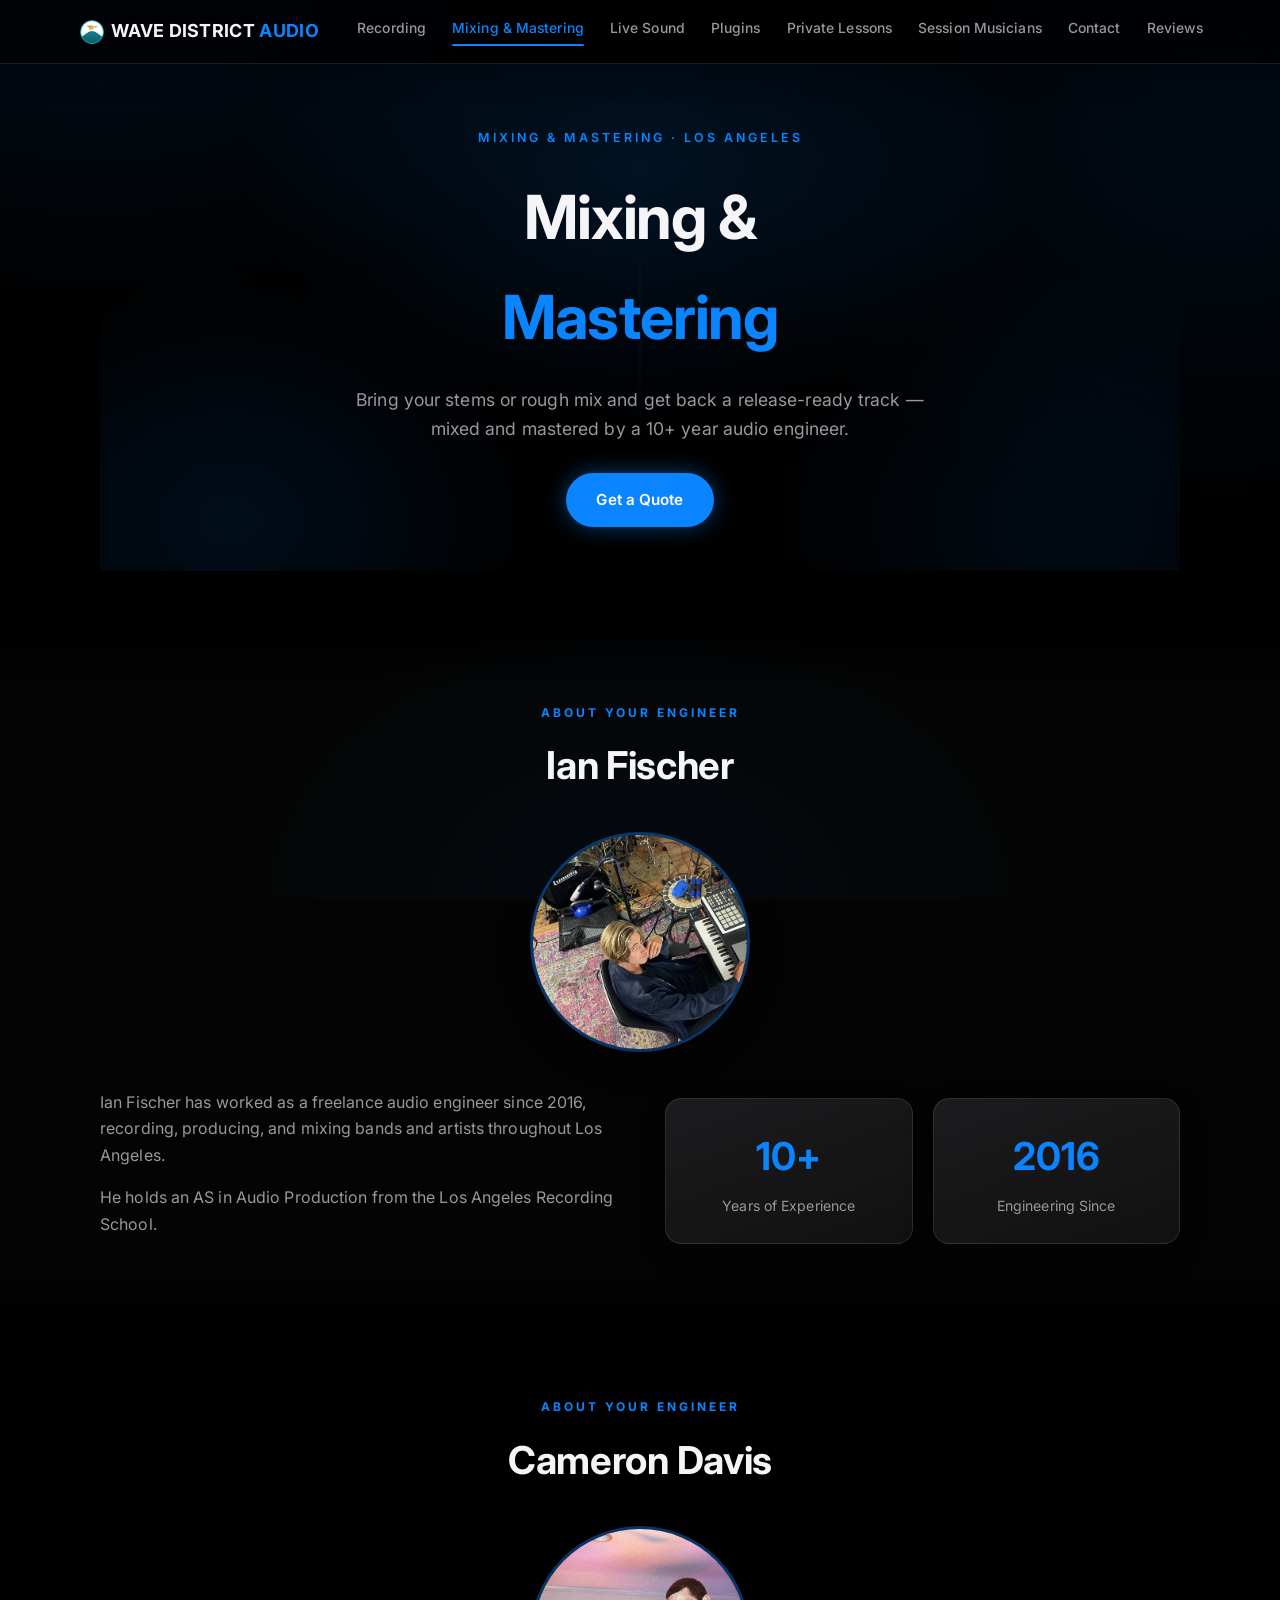
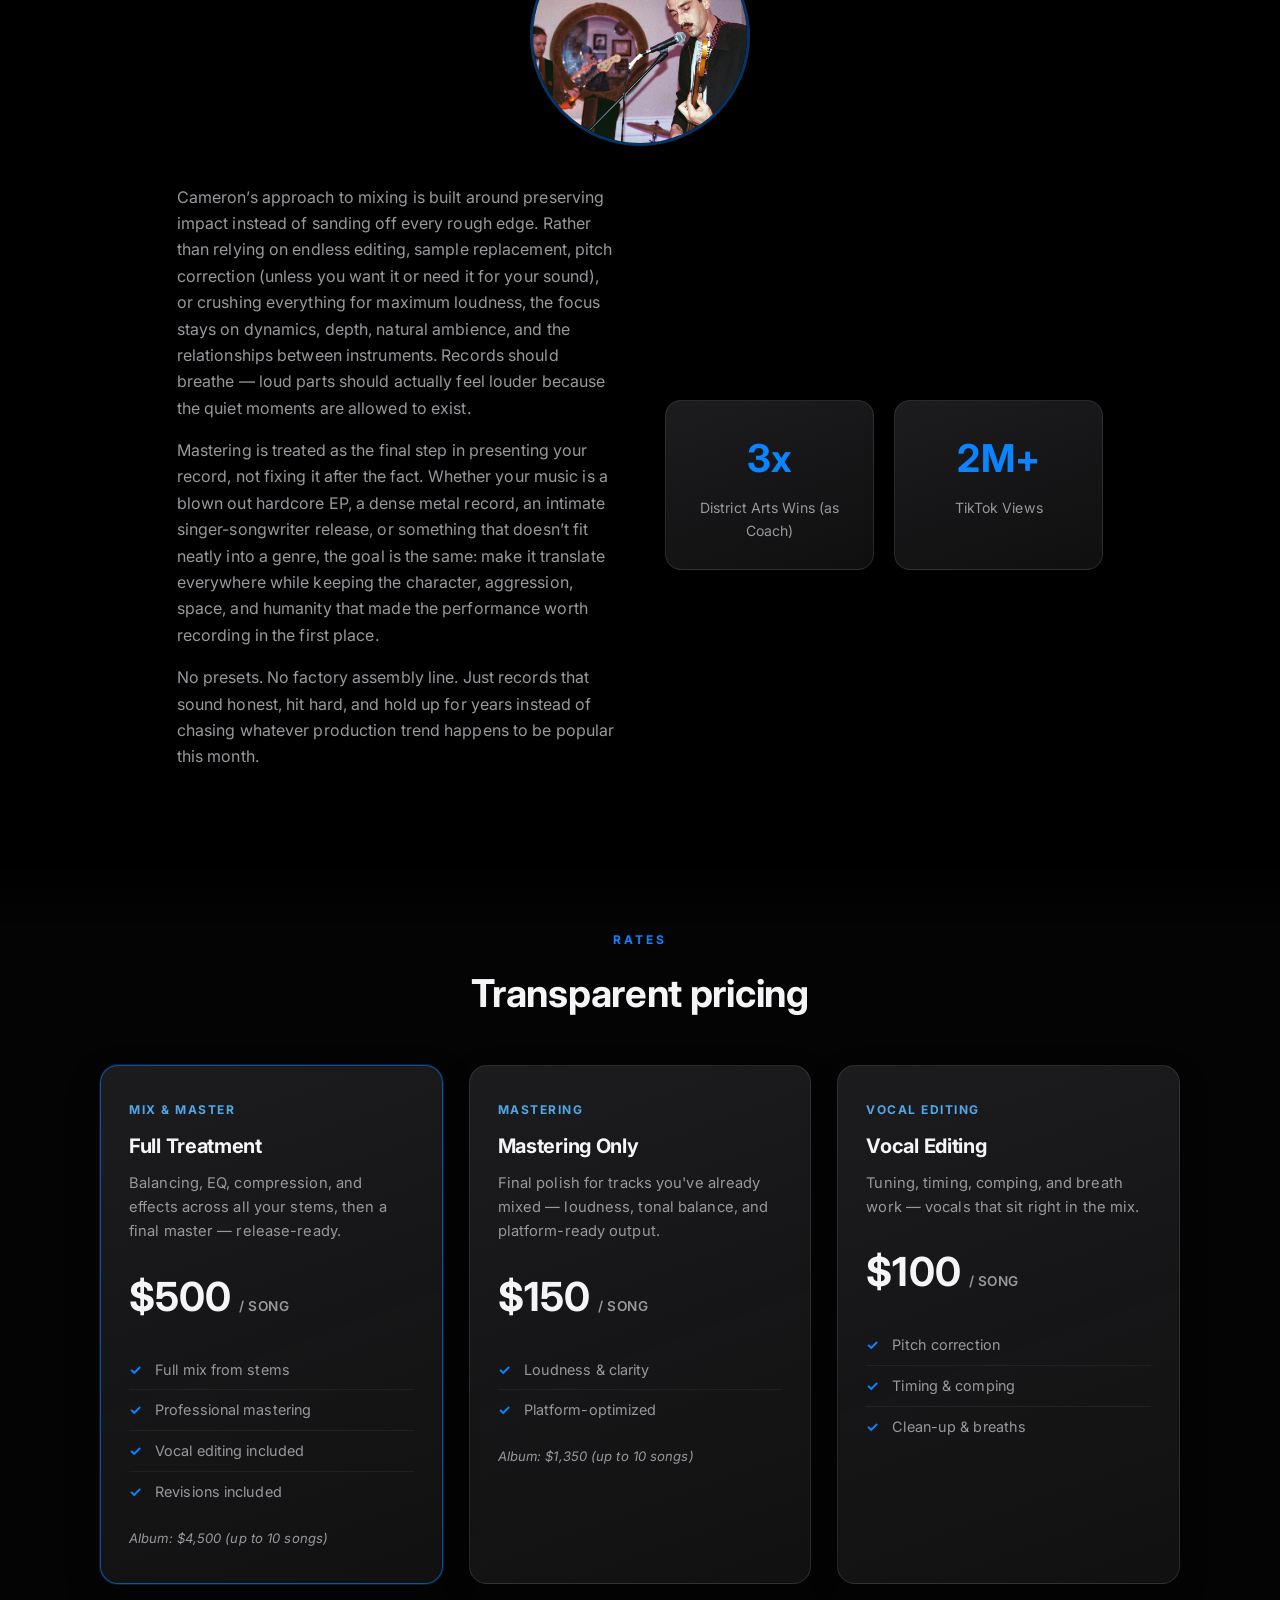
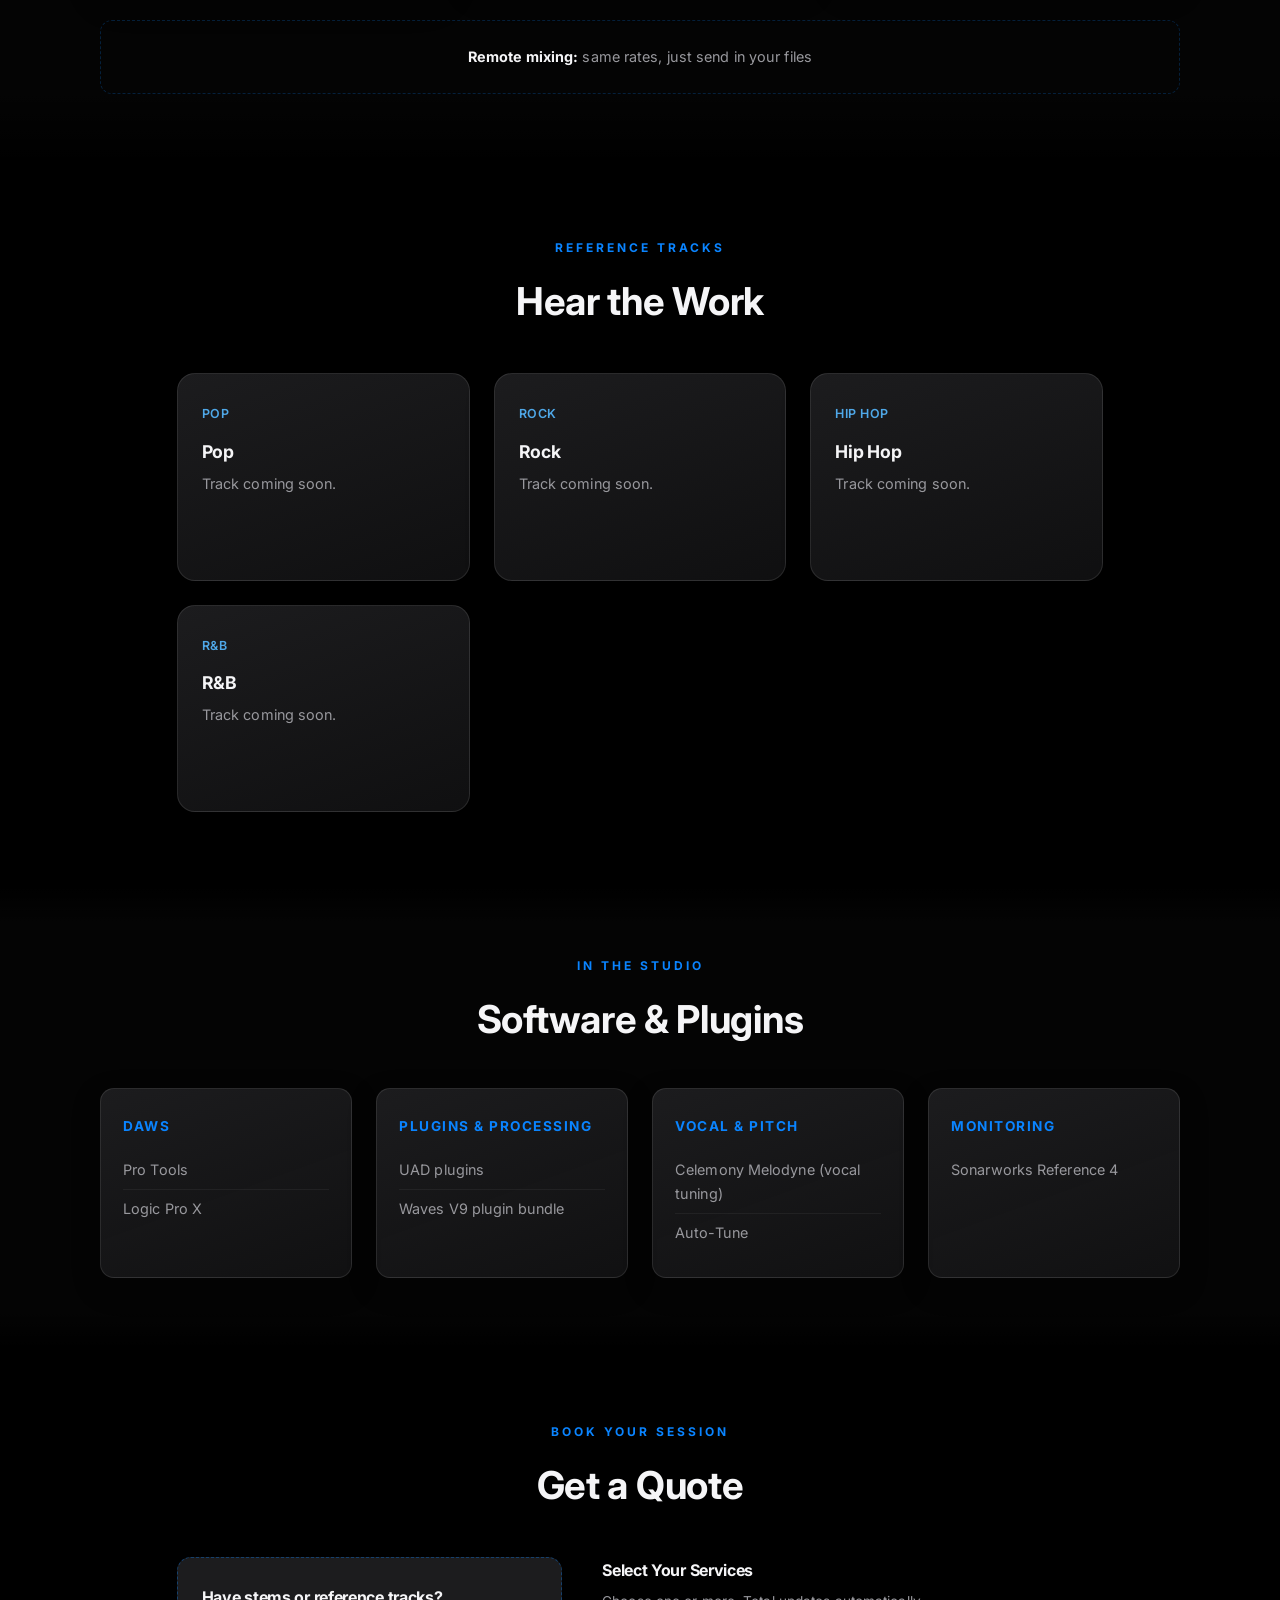
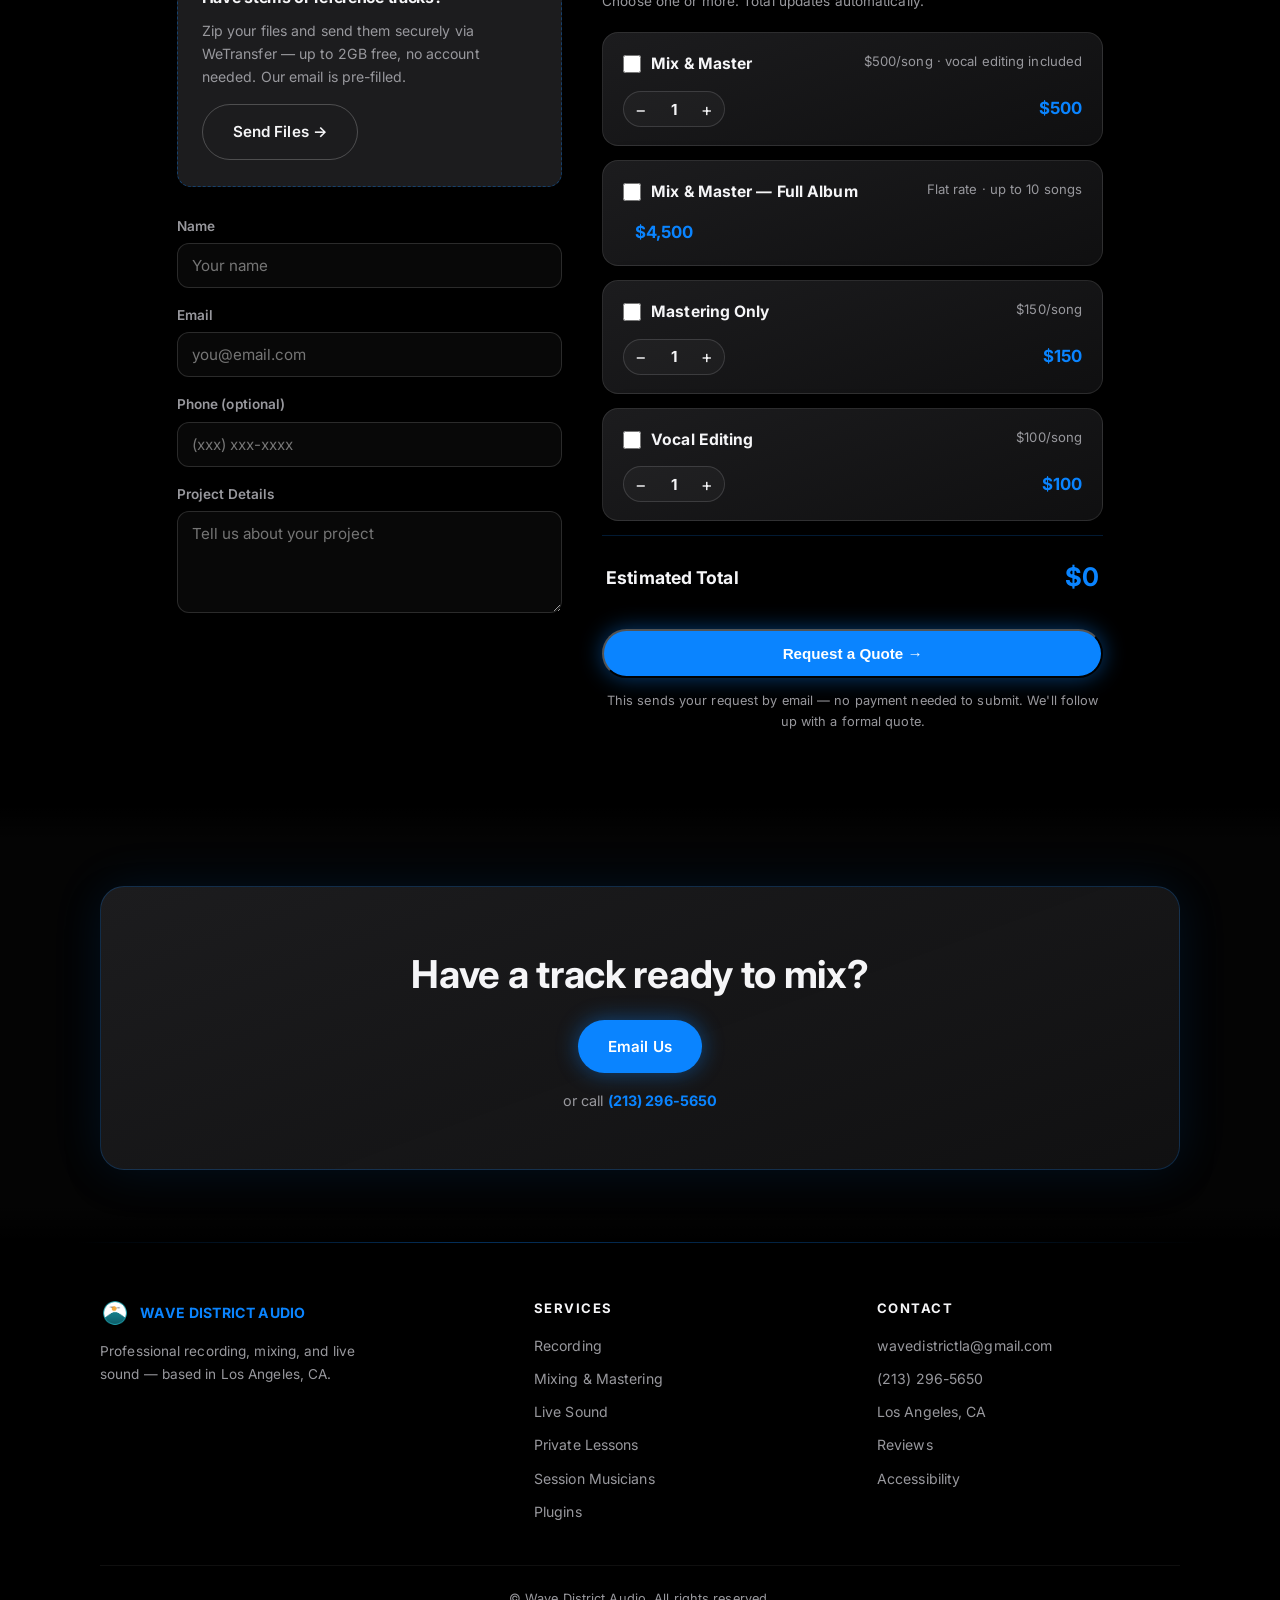
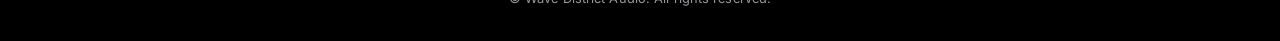
<file: wave_district_site/mixing-mastering.html>
<!DOCTYPE html>
<html lang="en">
<head>
<meta charset="UTF-8">
<meta name="viewport" content="width=device-width, initial-scale=1.0">
<title>Mixing & Mastering | Wave District Audio</title>
<link rel="preconnect" href="https://fonts.googleapis.com">
<link rel="preconnect" href="https://fonts.gstatic.com" crossorigin>
<link href="https://fonts.googleapis.com/css2?family=Inter:wght@400;500;600;700;800&display=swap" rel="stylesheet">
<link rel="stylesheet" href="styles.css">
<link rel="icon" type="image/png" sizes="32x32" href="favicon-32.png">
<link rel="apple-touch-icon" href="favicon-180.png">
</head>
<body>

<a href="#main" class="skip-link">Skip to content</a>

<nav>
  <div class="brand"><a href="index.html" style="color:inherit"><img src="logo-icon.png" alt="Wave District Audio" class="brand-logo"> WAVE DISTRICT <span>AUDIO</span></a></div>
  <div class="links">
    <a href="recording.html">Recording</a>
    <a href="mixing-mastering.html" class="active">Mixing &amp; Mastering</a>
    <a href="live-sound.html">Live Sound</a>
    <a href="plugins.html">Plugins</a>
    <a href="lessons.html">Private Lessons</a>
    <a href="session-musicians.html">Session Musicians</a>
    <a href="index.html#contact">Contact</a>
    <a href="reviews.html">Reviews</a>
  </div>
</nav>

<section class="hero" id="main">
  <div class="hero-content">
    <div class="eyebrow">Mixing &amp; Mastering &middot; Los Angeles</div>
    <h1>Mixing &amp;<br><span>Mastering</span></h1>
    <p class="sub">Bring your stems or rough mix and get back a release-ready track &mdash; mixed and mastered by a 10+ year audio engineer.</p>
    <div class="cta-row">
      <a href="index.html#contact" class="btn btn-primary">Get a Quote</a>
    </div>
  </div>
</section>

<svg class="wave-divider" viewBox="0 0 1200 60" preserveAspectRatio="none" xmlns="http://www.w3.org/2000/svg">
  <path d="M0,38 C220,15 340,8 460,10 C620,13 680,25 800,28 C950,32 1080,35 1200,38 L1200,60 L0,60 Z" fill="#000"></path>
</svg>

<section id="engineer">
  <div class="section-label">About Your Engineer</div>
  <h2>Ian Fischer</h2>
  <div class="instructor-photo-wrap">
    <img class="instructor-photo" src="ian-fischer.jpg" alt="Ian Fischer">
  </div>
  <div class="about-grid">
    <div>
      <p>Ian Fischer has worked as a freelance audio engineer since 2016, recording, producing, and mixing bands and artists throughout Los Angeles.</p>
      <p>He holds an AS in Audio Production from the Los Angeles Recording School.</p>
    </div>
    <div class="stats-row">
      <div class="stat-box"><div class="num">10+</div><div class="label">Years of Experience</div></div>
      <div class="stat-box"><div class="num">2016</div><div class="label">Engineering Since</div></div>
    </div>
  </div>
</section>

<section id="engineer-2">
  <div class="section-label">About Your Engineer</div>
  <h2>Cameron Davis</h2>
  <div class="instructor-photo-wrap">
    <img class="instructor-photo" src="cameron-davis-mixing.jpg" alt="Cameron Davis">
  </div>
  <div class="about-grid">
    <div>
      <p>Cameron&rsquo;s approach to mixing is built around preserving impact instead of sanding off every rough edge. Rather than relying on endless editing, sample replacement, pitch correction (unless you want it or need it for your sound), or crushing everything for maximum loudness, the focus stays on dynamics, depth, natural ambience, and the relationships between instruments. Records should breathe &mdash; loud parts should actually feel louder because the quiet moments are allowed to exist.</p>
      <p>Mastering is treated as the final step in presenting your record, not fixing it after the fact. Whether your music is a blown out hardcore EP, a dense metal record, an intimate singer-songwriter release, or something that doesn&rsquo;t fit neatly into a genre, the goal is the same: make it translate everywhere while keeping the character, aggression, space, and humanity that made the performance worth recording in the first place.</p>
      <p>No presets. No factory assembly line. Just records that sound honest, hit hard, and hold up for years instead of chasing whatever production trend happens to be popular this month.</p>
    </div>
    <div class="stats-row">
      <div class="stat-box"><div class="num">3x</div><div class="label">District Arts Wins (as Coach)</div></div>
      <div class="stat-box"><div class="num">2M+</div><div class="label">TikTok Views</div></div>
    </div>
  </div>
</section>

<section id="details">
  <div class="section-label">Rates</div>
  <h2>Transparent pricing</h2>
  <div class="pricing-grid">
    <div class="pricing-card featured">
      <span class="pc-tag">Mix &amp; Master</span>
      <h3>Full Treatment</h3>
      <p class="pc-desc">Balancing, EQ, compression, and effects across all your stems, then a final master &mdash; release-ready.</p>
      <div class="pc-price"><span class="amount">$500</span><span class="unit">/ song</span></div>
      <ul class="pc-features">
        <li>Full mix from stems</li>
        <li>Professional mastering</li>
        <li>Vocal editing included</li>
        <li>Revisions included</li>
      </ul>
      <div class="pc-note">Album: $4,500 (up to 10 songs)</div>
    </div>
    <div class="pricing-card">
      <span class="pc-tag">Mastering</span>
      <h3>Mastering Only</h3>
      <p class="pc-desc">Final polish for tracks you've already mixed &mdash; loudness, tonal balance, and platform-ready output.</p>
      <div class="pc-price"><span class="amount">$150</span><span class="unit">/ song</span></div>
      <ul class="pc-features">
        <li>Loudness &amp; clarity</li>
        <li>Platform-optimized</li>
      </ul>
      <div class="pc-note">Album: $1,350 (up to 10 songs)</div>
    </div>
    <div class="pricing-card">
      <span class="pc-tag">Vocal Editing</span>
      <h3>Vocal Editing</h3>
      <p class="pc-desc">Tuning, timing, comping, and breath work &mdash; vocals that sit right in the mix.</p>
      <div class="pc-price"><span class="amount">$100</span><span class="unit">/ song</span></div>
      <ul class="pc-features">
        <li>Pitch correction</li>
        <li>Timing &amp; comping</li>
        <li>Clean-up &amp; breaths</li>
      </ul>
    </div>
  </div>
  <div class="addons">
    <span><b>Remote mixing:</b> same rates, just send in your files</span>
  </div>
</section>

<!--
  REFERENCE TRACKS: to add an actual audio player once files are ready,
  replace a genre's <p class="tag">Track coming soon</p> line with:
  <audio controls style="width:100%; margin-top:10px;"><source src="audio/pop-reference.mp3" type="audio/mpeg"></audio>
  (swap the filename per genre, e.g. rock-reference.mp3, hiphop-reference.mp3, rnb-reference.mp3)
-->
<section id="reference-tracks">
  <div class="section-label">Reference Tracks</div>
  <h2>Hear the Work</h2>
  <div class="cards">
    <div class="card">
      <span class="tag">POP</span>
      <h3>Pop</h3>
      <p>Track coming soon.</p>
    </div>
    <div class="card">
      <span class="tag">ROCK</span>
      <h3>Rock</h3>
      <p>Track coming soon.</p>
    </div>
    <div class="card">
      <span class="tag">HIP HOP</span>
      <h3>Hip Hop</h3>
      <p>Track coming soon.</p>
    </div>
    <div class="card">
      <span class="tag">R&amp;B</span>
      <h3>R&amp;B</h3>
      <p>Track coming soon.</p>
    </div>
  </div>
</section>

<section id="equipment">
  <div class="section-label">In The Studio</div>
  <h2>Software &amp; Plugins</h2>
  <div class="equip-grid">
    <div class="equip-card">
      <h4>DAWs</h4>
      <ul>
        <li>Pro Tools</li>
        <li>Logic Pro X</li>
      </ul>
    </div>
    <div class="equip-card">
      <h4>Plugins &amp; Processing</h4>
      <ul>
        <li>UAD plugins</li>
        <li>Waves V9 plugin bundle</li>
      </ul>
    </div>
    <div class="equip-card">
      <h4>Vocal &amp; Pitch</h4>
      <ul>
        <li>Celemony Melodyne (vocal tuning)</li>
        <li>Auto-Tune</li>
      </ul>
    </div>
    <div class="equip-card">
      <h4>Monitoring</h4>
      <ul>
        <li>Sonarworks Reference 4</li>
      </ul>
    </div>
  </div>
</section>

<section id="quote" class="quote-section">
  <div class="section-label">Book Your Session</div>
  <h2>Get a Quote</h2>
  <div class="quote-grid">
    <div class="quote-form-col">
      <div class="stems-upload">
        <h4>Have stems or reference tracks?</h4>
        <p>Zip your files and send them securely via WeTransfer &mdash; up to 2GB free, no account needed. Our email is pre-filled.</p>
        <a href="https://wetransfer.com/?to=wavedistrictla@gmail.com" target="_blank" rel="noopener" class="btn btn-outline">Send Files &rarr;</a>
      </div>
      <div class="quote-fields">
        <label>Name<input type="text" class="q-name" placeholder="Your name"></label>
        <label>Email<input type="email" class="q-email" placeholder="you@email.com"></label>
        <label>Phone (optional)<input type="tel" class="q-phone" placeholder="(xxx) xxx-xxxx"></label>
        <label>Project Details<textarea class="q-details" rows="4" placeholder="Tell us about your project"></textarea></label>
      </div>
    </div>
    <div class="quote-services-col">
      <h4>Select Your Services</h4>
      <p class="quote-hint">Choose one or more. Total updates automatically.</p>

      <div class="service-line" data-name="Mix &amp; Master" data-price="500" data-unit="song" data-max="9">
        <div class="service-line-head">
          <label class="service-check"><input type="checkbox" class="svc-toggle"> Mix &amp; Master</label>
          <span class="service-sub">$500/song &middot; vocal editing included</span>
        </div>
        <div class="service-line-controls">
          <div class="stepper">
            <button type="button" class="step-btn" data-step="-1">&minus;</button>
            <span class="step-val">1</span>
            <button type="button" class="step-btn" data-step="1">+</button>
          </div>
          <span class="service-line-total">$500</span>
        </div>
      </div>

      <div class="service-line" data-name="Mix &amp; Master — Full Album" data-price="4500" data-flat="true">
        <div class="service-line-head">
          <label class="service-check"><input type="checkbox" class="svc-toggle"> Mix &amp; Master &mdash; Full Album</label>
          <span class="service-sub">Flat rate &middot; up to 10 songs</span>
        </div>
        <div class="service-line-controls">
          <span class="service-line-total">$4,500</span>
        </div>
      </div>

      <div class="service-line" data-name="Mastering Only" data-price="150" data-unit="song" data-max="9">
        <div class="service-line-head">
          <label class="service-check"><input type="checkbox" class="svc-toggle"> Mastering Only</label>
          <span class="service-sub">$150/song</span>
        </div>
        <div class="service-line-controls">
          <div class="stepper">
            <button type="button" class="step-btn" data-step="-1">&minus;</button>
            <span class="step-val">1</span>
            <button type="button" class="step-btn" data-step="1">+</button>
          </div>
          <span class="service-line-total">$150</span>
        </div>
      </div>

      <div class="service-line" data-name="Vocal Editing" data-price="100" data-unit="song" data-max="10">
        <div class="service-line-head">
          <label class="service-check"><input type="checkbox" class="svc-toggle"> Vocal Editing</label>
          <span class="service-sub">$100/song</span>
        </div>
        <div class="service-line-controls">
          <div class="stepper">
            <button type="button" class="step-btn" data-step="-1">&minus;</button>
            <span class="step-val">1</span>
            <button type="button" class="step-btn" data-step="1">+</button>
          </div>
          <span class="service-line-total">$100</span>
        </div>
      </div>

      <div class="quote-total-row">
        <span>Estimated Total</span>
        <span class="quote-total">$0</span>
      </div>
      <button type="button" class="btn btn-primary quote-submit-btn">Request a Quote &rarr;</button>
      <p class="quote-disclaimer">This sends your request by email &mdash; no payment needed to submit. We'll follow up with a formal quote.</p>
      <div class="quote-success" hidden>Thanks! Your email app should now be open with your request &mdash; send it over and we'll follow up shortly.</div>
    </div>
  </div>
</section>

<section id="contact">
  <div class="contact-box">
    <h2>Have a track ready to mix?</h2>
    <div class="cta-row">
      <a id="emailCta" class="btn btn-primary" href="mailto:wavedistrictla@gmail.com">Email Us</a>
    </div>
    <div class="contact-alt">or call <a href="tel:+12132965650">(213) 296-5650</a></div>
  </div>
</section>

<footer>
  <div class="footer-grid">
    <div class="footer-brand">
      <div class="footer-brand-row">
        <img src="logo-icon.png" alt="Wave District Audio">
        <span class="brand-mini">WAVE DISTRICT AUDIO</span>
      </div>
      <p class="footer-tagline">Professional recording, mixing, and live sound &mdash; based in Los Angeles, CA.</p>
    </div>
    <div class="footer-col">
      <h5>Services</h5>
      <a href="recording.html">Recording</a>
      <a href="mixing-mastering.html">Mixing &amp; Mastering</a>
      <a href="live-sound.html">Live Sound</a>
      <a href="lessons.html">Private Lessons</a>
      <a href="session-musicians.html">Session Musicians</a>
      <a href="plugins.html">Plugins</a>
    </div>
    <div class="footer-col">
      <h5>Contact</h5>
      <a href="mailto:wavedistrictla@gmail.com">wavedistrictla@gmail.com</a>
      <a href="tel:+12132965650">(213) 296-5650</a>
      <span>Los Angeles, CA</span>
      <a href="reviews.html">Reviews</a>
      <a href="accessibility.html">Accessibility</a>
    </div>
  </div>
  <div class="footer-bottom">&copy; Wave District Audio. All rights reserved.</div>
</footer>

<script src="script.js"></script>
</body>
</html>
</file>
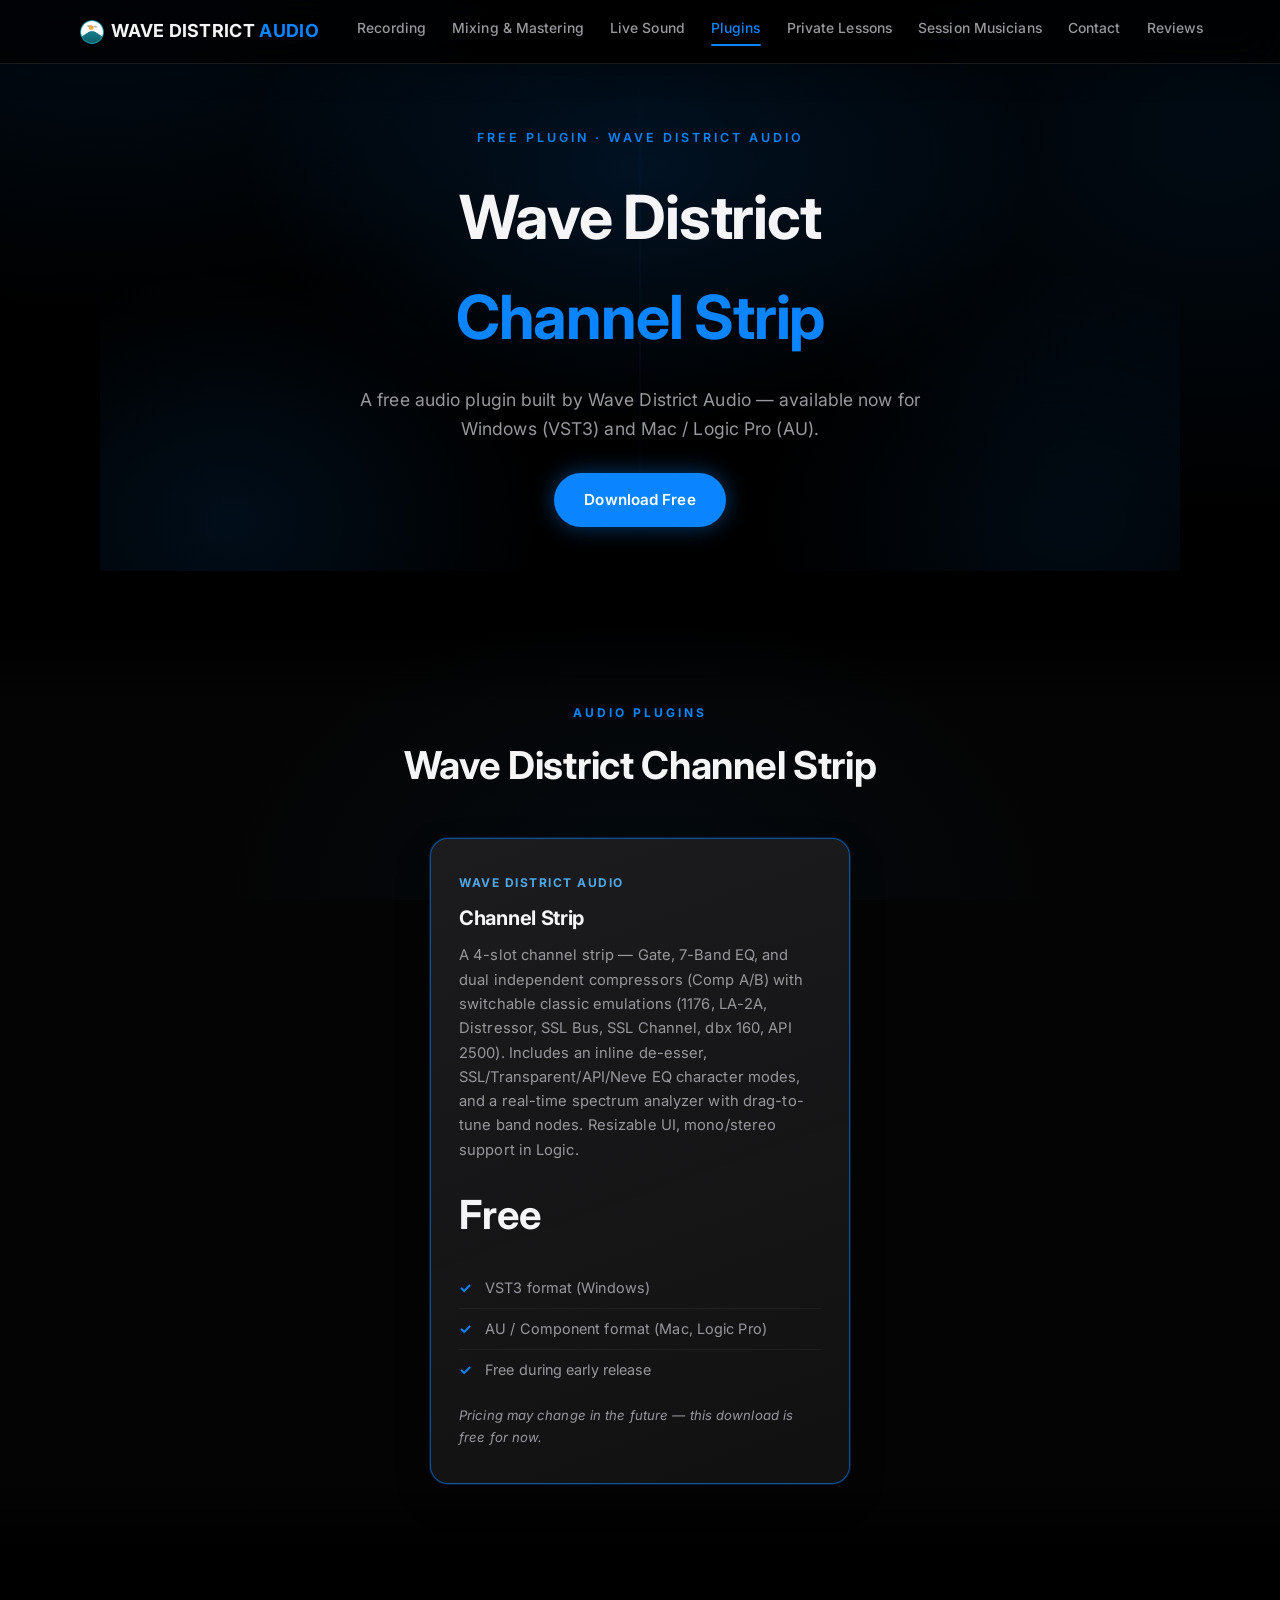
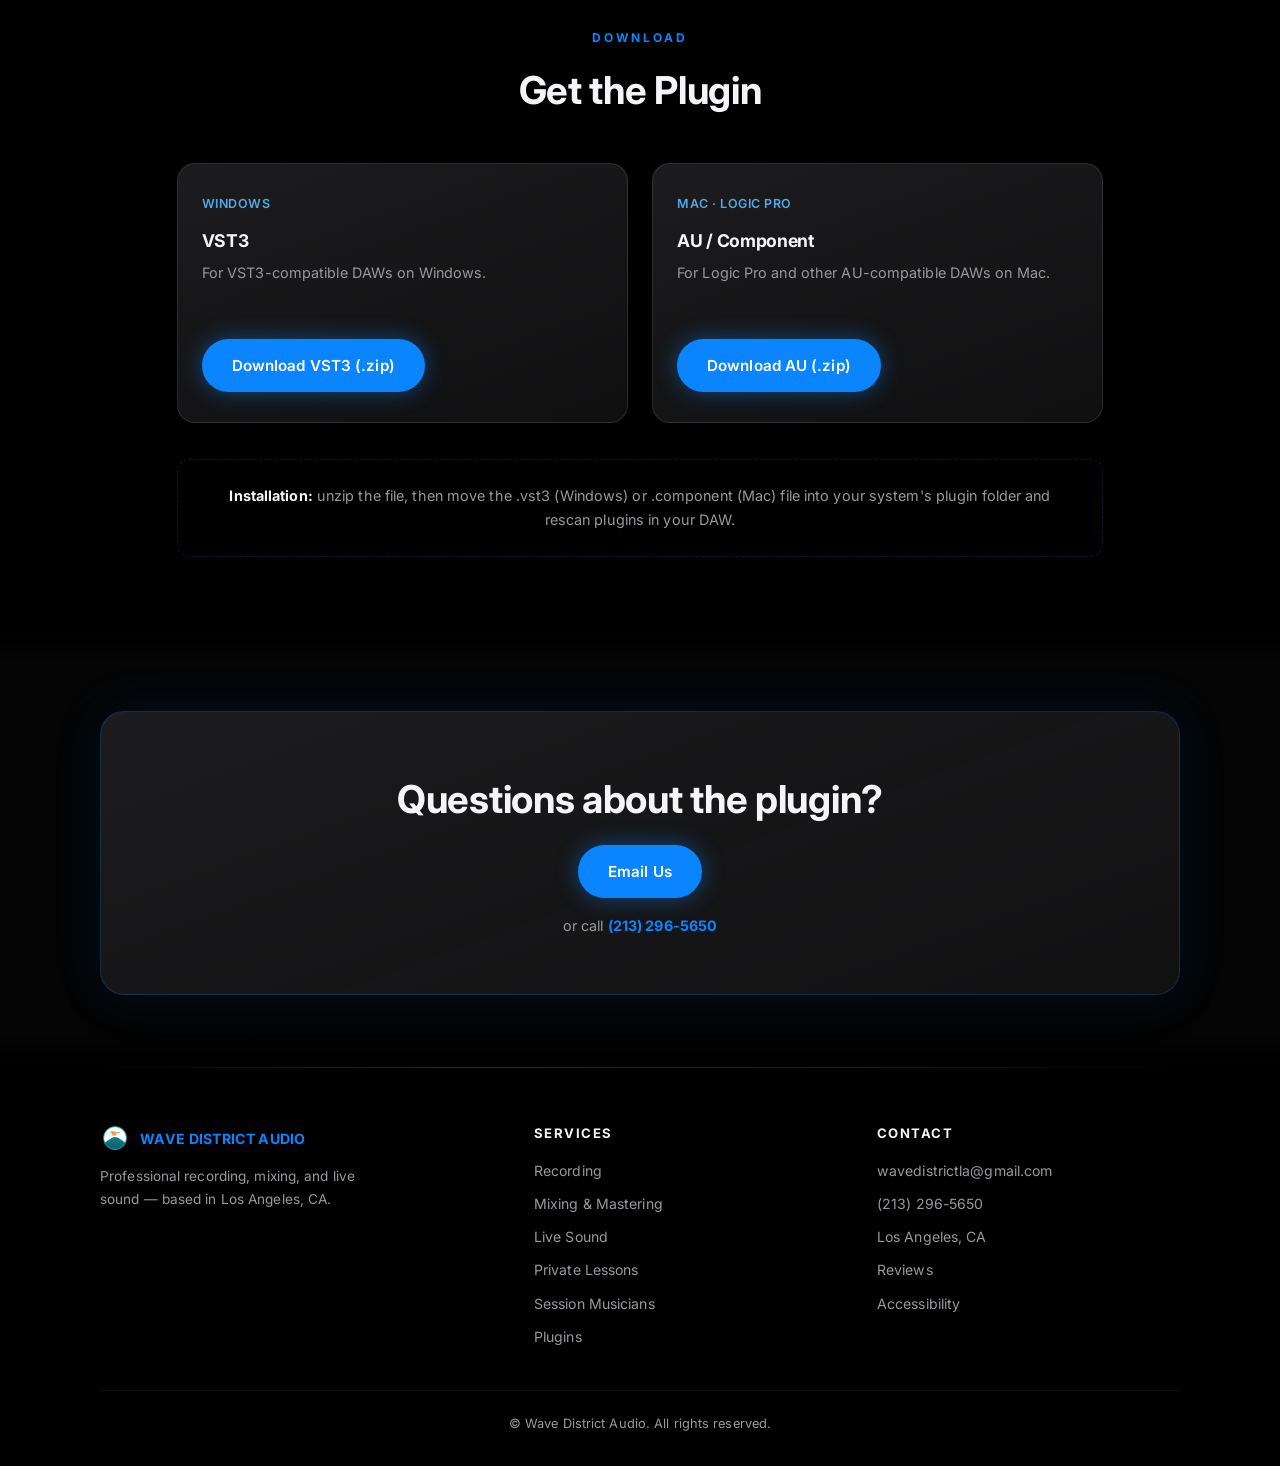
<file: wave_district_site/plugins.html>
<!DOCTYPE html>
<html lang="en">
<head>
<meta charset="UTF-8">
<meta name="viewport" content="width=device-width, initial-scale=1.0">
<title>Audio Plugins | Wave District Audio</title>
<link rel="preconnect" href="https://fonts.googleapis.com">
<link rel="preconnect" href="https://fonts.gstatic.com" crossorigin>
<link href="https://fonts.googleapis.com/css2?family=Inter:wght@400;500;600;700;800&display=swap" rel="stylesheet">
<link rel="stylesheet" href="styles.css">
<link rel="icon" type="image/png" sizes="32x32" href="favicon-32.png">
<link rel="apple-touch-icon" href="favicon-180.png">
</head>
<body>

<a href="#main" class="skip-link">Skip to content</a>

<nav>
  <div class="brand"><a href="index.html" style="color:inherit"><img src="logo-icon.png" alt="Wave District Audio" class="brand-logo"> WAVE DISTRICT <span>AUDIO</span></a></div>
  <div class="links">
    <a href="recording.html">Recording</a>
    <a href="mixing-mastering.html">Mixing &amp; Mastering</a>
    <a href="live-sound.html">Live Sound</a>
    <a href="plugins.html" class="active">Plugins</a>
    <a href="lessons.html">Private Lessons</a>
    <a href="session-musicians.html">Session Musicians</a>
    <a href="index.html#contact">Contact</a>
    <a href="reviews.html">Reviews</a>
  </div>
</nav>

<section class="hero" id="main">
  <div class="hero-content">
    <div class="eyebrow">Free Plugin &middot; Wave District Audio</div>
    <h1>Wave District<br><span>Channel Strip</span></h1>
    <p class="sub">A free audio plugin built by Wave District Audio &mdash; available now for Windows (VST3) and Mac / Logic Pro (AU).</p>
    <div class="cta-row">
      <a href="#download" class="btn btn-primary">Download Free</a>
    </div>
  </div>
</section>

<svg class="wave-divider" viewBox="0 0 1200 60" preserveAspectRatio="none" xmlns="http://www.w3.org/2000/svg">
  <path d="M0,38 C220,15 340,8 460,10 C620,13 680,25 800,28 C950,32 1080,35 1200,38 L1200,60 L0,60 Z" fill="#000"></path>
</svg>

<section id="plugin">
  <div class="section-label">Audio Plugins</div>
  <h2>Wave District Channel Strip</h2>
  <div class="pricing-grid" style="max-width:420px; margin-left:auto; margin-right:auto;">
    <div class="pricing-card featured">
      <span class="pc-tag">Wave District Audio</span>
      <h3>Channel Strip</h3>
      <p class="pc-desc">A 4-slot channel strip &mdash; Gate, 7-Band EQ, and dual independent compressors (Comp A/B) with switchable classic emulations (1176, LA-2A, Distressor, SSL Bus, SSL Channel, dbx 160, API 2500). Includes an inline de-esser, SSL/Transparent/API/Neve EQ character modes, and a real-time spectrum analyzer with drag-to-tune band nodes. Resizable UI, mono/stereo support in Logic.</p>
      <div class="pc-price"><span class="amount">Free</span></div>
      <ul class="pc-features">
        <li>VST3 format (Windows)</li>
        <li>AU / Component format (Mac, Logic Pro)</li>
        <li>Free during early release</li>
      </ul>
      <div class="pc-note">Pricing may change in the future &mdash; this download is free for now.</div>
    </div>
  </div>
</section>

<section id="download">
  <div class="section-label">Download</div>
  <h2>Get the Plugin</h2>
  <div class="cards">
    <div class="card">
      <span class="tag">WINDOWS</span>
      <h3>VST3</h3>
      <p>For VST3-compatible DAWs on Windows.</p>
      <a href="plugins/Wave-District-Channel-Strip-VST3.zip" download class="btn btn-primary">Download VST3 (.zip)</a>
    </div>
    <div class="card">
      <span class="tag">MAC &middot; LOGIC PRO</span>
      <h3>AU / Component</h3>
      <p>For Logic Pro and other AU-compatible DAWs on Mac.</p>
      <a href="plugins/Wave-District-Channel-Strip-AU.zip" download class="btn btn-primary">Download AU (.zip)</a>
    </div>
  </div>
  <div class="addons">
    <span><b>Installation:</b> unzip the file, then move the .vst3 (Windows) or .component (Mac) file into your system's plugin folder and rescan plugins in your DAW.</span>
  </div>
</section>

<section id="contact">
  <div class="contact-box">
    <h2>Questions about the plugin?</h2>
    <div class="cta-row">
      <a id="emailCta" class="btn btn-primary" href="mailto:wavedistrictla@gmail.com">Email Us</a>
    </div>
    <div class="contact-alt">or call <a href="tel:+12132965650">(213) 296-5650</a></div>
  </div>
</section>

<footer>
  <div class="footer-grid">
    <div class="footer-brand">
      <div class="footer-brand-row">
        <img src="logo-icon.png" alt="Wave District Audio">
        <span class="brand-mini">WAVE DISTRICT AUDIO</span>
      </div>
      <p class="footer-tagline">Professional recording, mixing, and live sound &mdash; based in Los Angeles, CA.</p>
    </div>
    <div class="footer-col">
      <h5>Services</h5>
      <a href="recording.html">Recording</a>
      <a href="mixing-mastering.html">Mixing &amp; Mastering</a>
      <a href="live-sound.html">Live Sound</a>
      <a href="lessons.html">Private Lessons</a>
      <a href="session-musicians.html">Session Musicians</a>
      <a href="plugins.html">Plugins</a>
    </div>
    <div class="footer-col">
      <h5>Contact</h5>
      <a href="mailto:wavedistrictla@gmail.com">wavedistrictla@gmail.com</a>
      <a href="tel:+12132965650">(213) 296-5650</a>
      <span>Los Angeles, CA</span>
      <a href="reviews.html">Reviews</a>
      <a href="accessibility.html">Accessibility</a>
    </div>
  </div>
  <div class="footer-bottom">&copy; Wave District Audio. All rights reserved.</div>
</footer>

<script src="script.js"></script>
</body>
</html>
</file>
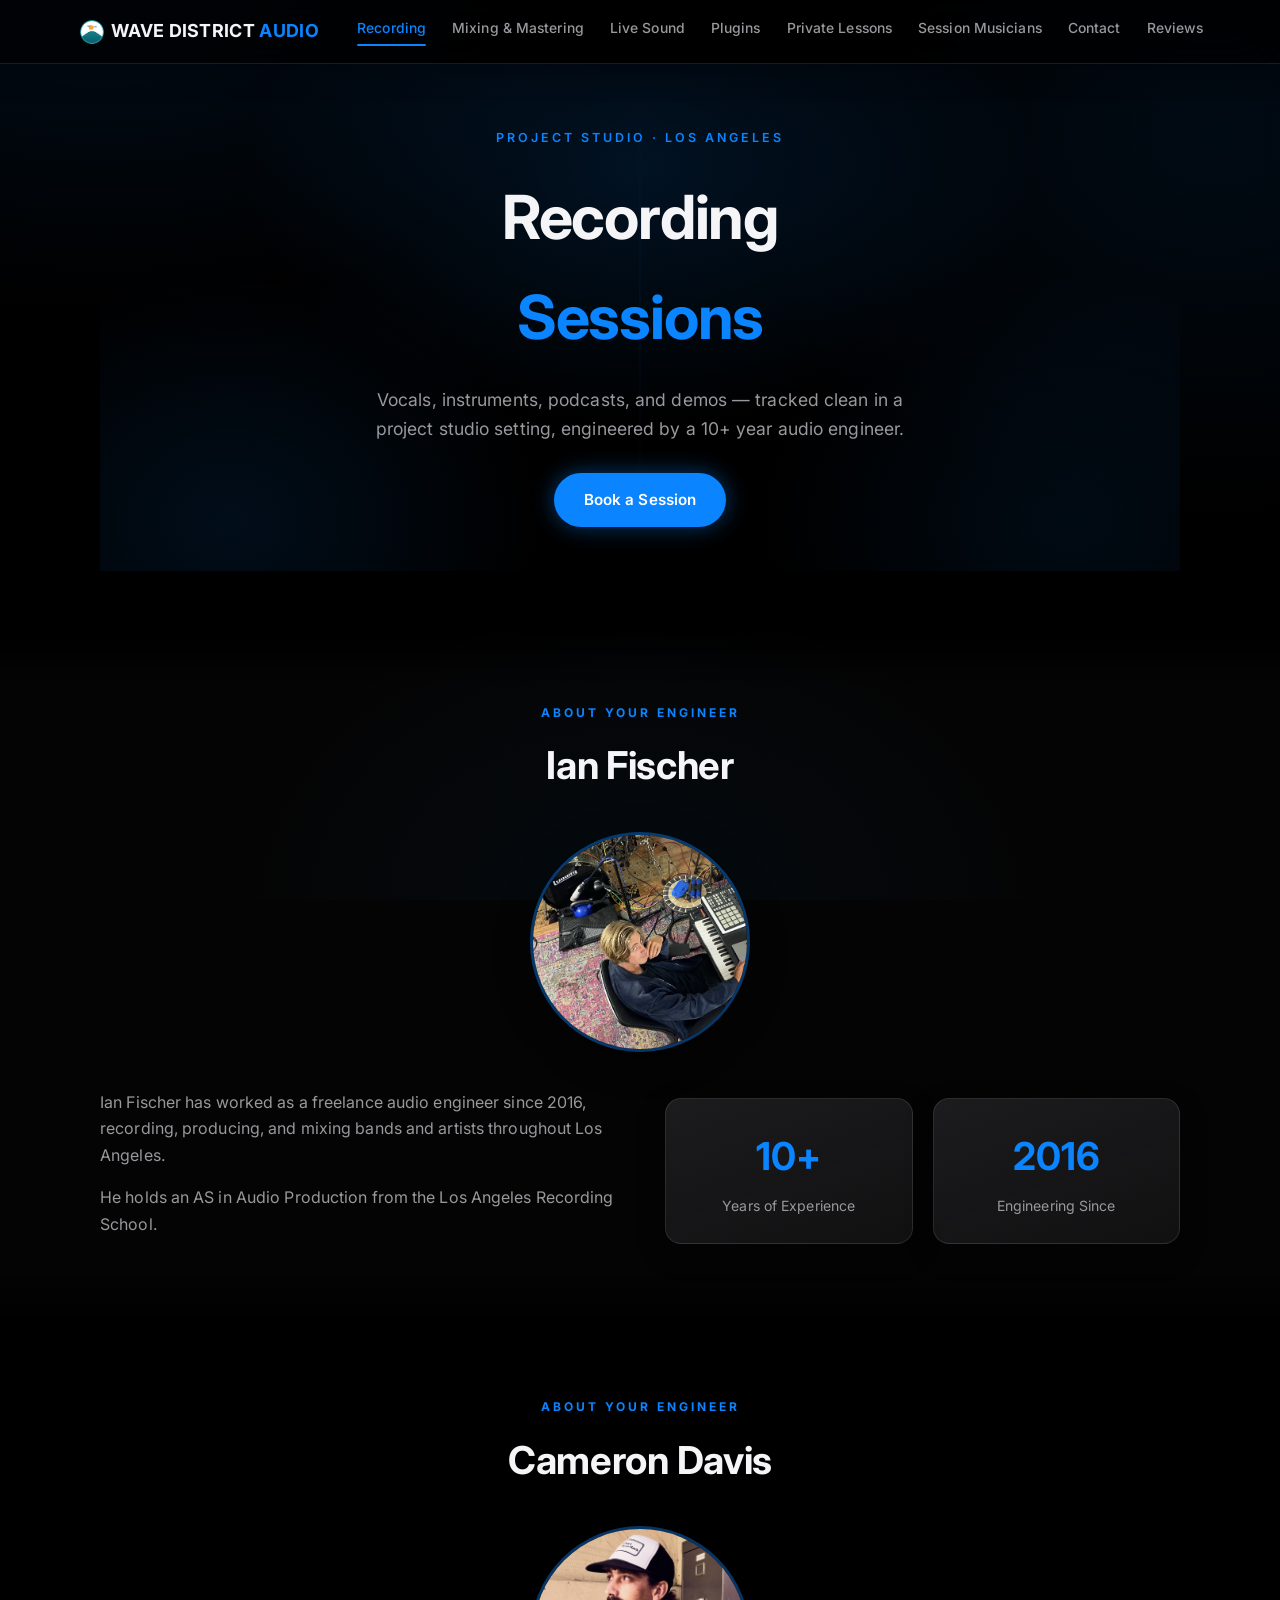
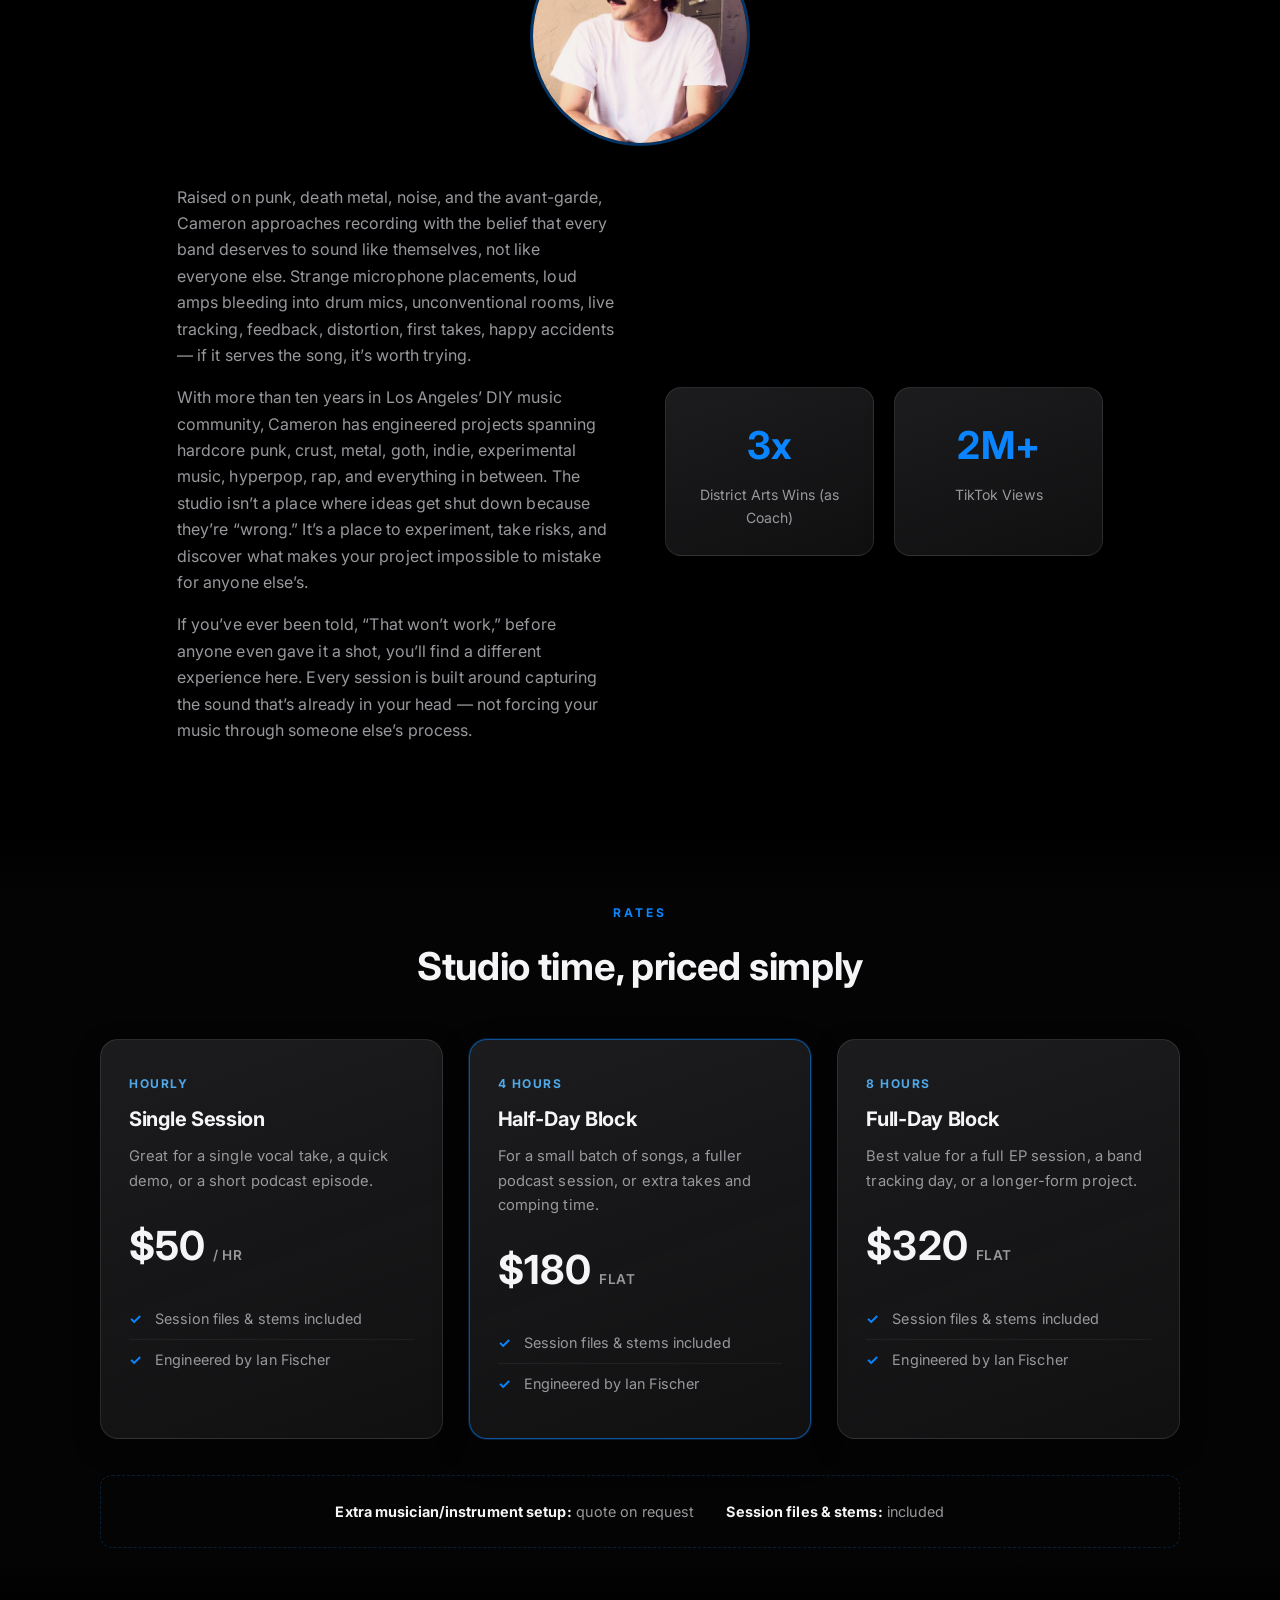
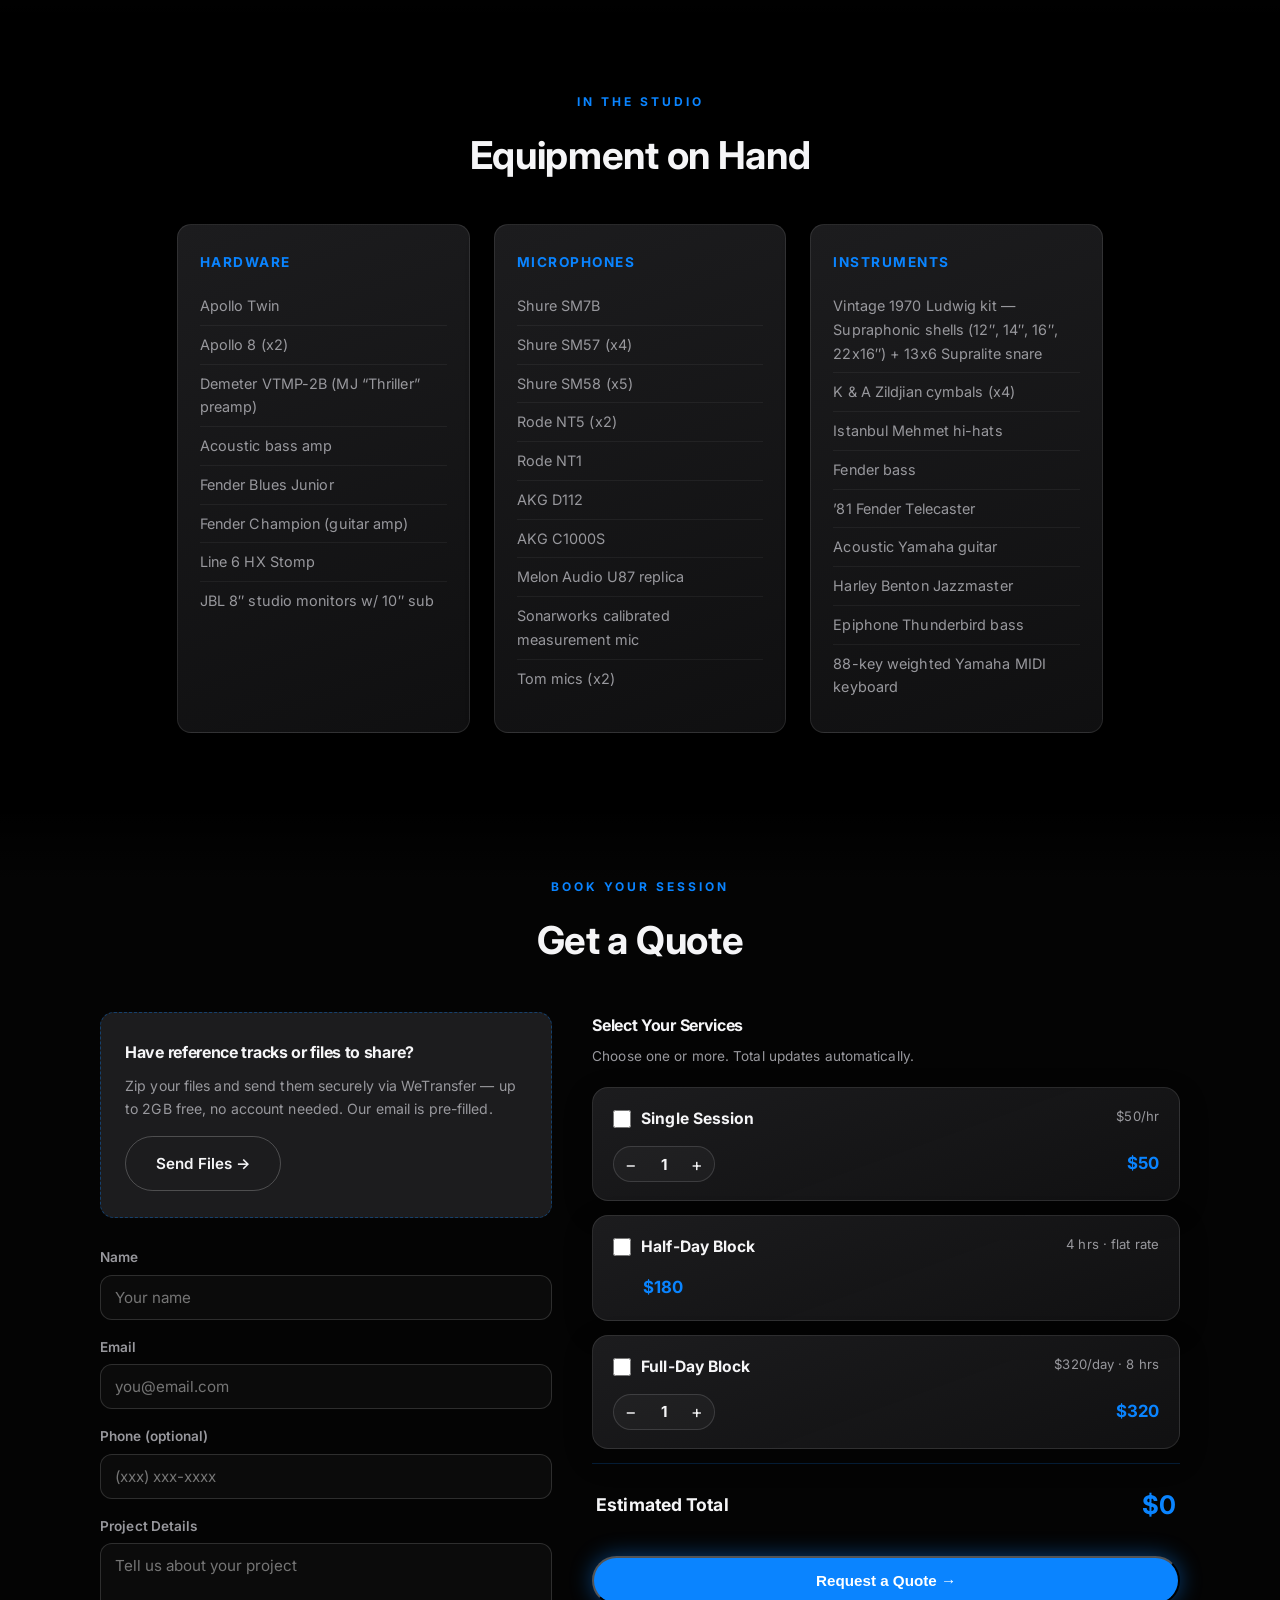
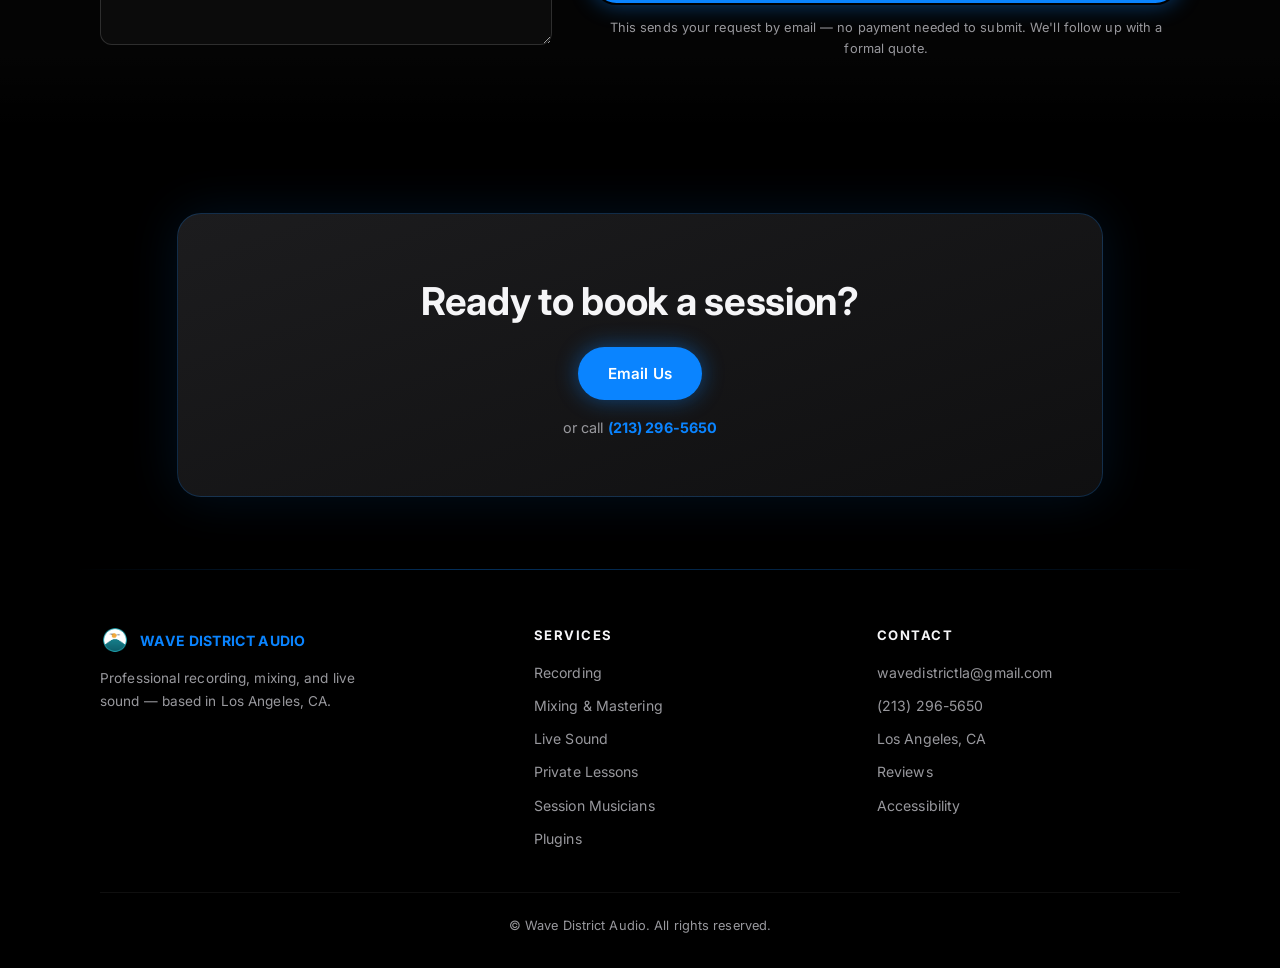
<file: wave_district_site/recording.html>
<!DOCTYPE html>
<html lang="en">
<head>
<meta charset="UTF-8">
<meta name="viewport" content="width=device-width, initial-scale=1.0">
<title>Recording | Wave District Audio</title>
<link rel="preconnect" href="https://fonts.googleapis.com">
<link rel="preconnect" href="https://fonts.gstatic.com" crossorigin>
<link href="https://fonts.googleapis.com/css2?family=Inter:wght@400;500;600;700;800&display=swap" rel="stylesheet">
<link rel="stylesheet" href="styles.css">
<link rel="icon" type="image/png" sizes="32x32" href="favicon-32.png">
<link rel="apple-touch-icon" href="favicon-180.png">
</head>
<body>

<a href="#main" class="skip-link">Skip to content</a>

<nav>
  <div class="brand"><a href="index.html" style="color:inherit"><img src="logo-icon.png" alt="Wave District Audio" class="brand-logo"> WAVE DISTRICT <span>AUDIO</span></a></div>
  <div class="links">
    <a href="recording.html" class="active">Recording</a>
    <a href="mixing-mastering.html">Mixing &amp; Mastering</a>
    <a href="live-sound.html">Live Sound</a>
    <a href="plugins.html">Plugins</a>
    <a href="lessons.html">Private Lessons</a>
    <a href="session-musicians.html">Session Musicians</a>
    <a href="index.html#contact">Contact</a>
    <a href="reviews.html">Reviews</a>
  </div>
</nav>

<section class="hero" id="main">
  <div class="hero-content">
    <div class="eyebrow">Project Studio &middot; Los Angeles</div>
    <h1>Recording<br><span>Sessions</span></h1>
    <p class="sub">Vocals, instruments, podcasts, and demos &mdash; tracked clean in a project studio setting, engineered by a 10+ year audio engineer.</p>
    <div class="cta-row">
      <a href="index.html#contact" class="btn btn-primary">Book a Session</a>
    </div>
  </div>
</section>

<svg class="wave-divider" viewBox="0 0 1200 60" preserveAspectRatio="none" xmlns="http://www.w3.org/2000/svg">
  <path d="M0,38 C220,15 340,8 460,10 C620,13 680,25 800,28 C950,32 1080,35 1200,38 L1200,60 L0,60 Z" fill="#000"></path>
</svg>

<section id="engineer">
  <div class="section-label">About Your Engineer</div>
  <h2>Ian Fischer</h2>
  <div class="instructor-photo-wrap">
    <img class="instructor-photo" src="ian-fischer.jpg" alt="Ian Fischer">
  </div>
  <div class="about-grid">
    <div>
      <p>Ian Fischer has worked as a freelance audio engineer since 2016, recording, producing, and mixing bands and artists throughout Los Angeles.</p>
      <p>He holds an AS in Audio Production from the Los Angeles Recording School.</p>
    </div>
    <div class="stats-row">
      <div class="stat-box"><div class="num">10+</div><div class="label">Years of Experience</div></div>
      <div class="stat-box"><div class="num">2016</div><div class="label">Engineering Since</div></div>
    </div>
  </div>
</section>

<section id="engineer-2">
  <div class="section-label">About Your Engineer</div>
  <h2>Cameron Davis</h2>
  <div class="instructor-photo-wrap">
    <img class="instructor-photo" src="cameron-davis.jpg" alt="Cameron Davis">
  </div>
  <div class="about-grid">
    <div>
      <p>Raised on punk, death metal, noise, and the avant-garde, Cameron approaches recording with the belief that every band deserves to sound like themselves, not like everyone else. Strange microphone placements, loud amps bleeding into drum mics, unconventional rooms, live tracking, feedback, distortion, first takes, happy accidents &mdash; if it serves the song, it&rsquo;s worth trying.</p>
      <p>With more than ten years in Los Angeles&rsquo; DIY music community, Cameron has engineered projects spanning hardcore punk, crust, metal, goth, indie, experimental music, hyperpop, rap, and everything in between. The studio isn&rsquo;t a place where ideas get shut down because they&rsquo;re &ldquo;wrong.&rdquo; It&rsquo;s a place to experiment, take risks, and discover what makes your project impossible to mistake for anyone else&rsquo;s.</p>
      <p>If you&rsquo;ve ever been told, &ldquo;That won&rsquo;t work,&rdquo; before anyone even gave it a shot, you&rsquo;ll find a different experience here. Every session is built around capturing the sound that&rsquo;s already in your head &mdash; not forcing your music through someone else&rsquo;s process.</p>
    </div>
    <div class="stats-row">
      <div class="stat-box"><div class="num">3x</div><div class="label">District Arts Wins (as Coach)</div></div>
      <div class="stat-box"><div class="num">2M+</div><div class="label">TikTok Views</div></div>
    </div>
  </div>
</section>

<section id="rates">
  <div class="section-label">Rates</div>
  <h2>Studio time, priced simply</h2>
  <div class="pricing-grid">
    <div class="pricing-card">
      <span class="pc-tag">Hourly</span>
      <h3>Single Session</h3>
      <p class="pc-desc">Great for a single vocal take, a quick demo, or a short podcast episode.</p>
      <div class="pc-price"><span class="amount">$50</span><span class="unit">/ hr</span></div>
      <ul class="pc-features">
        <li>Session files &amp; stems included</li>
        <li>Engineered by Ian Fischer</li>
      </ul>
    </div>
    <div class="pricing-card featured">
      <span class="pc-tag">4 Hours</span>
      <h3>Half-Day Block</h3>
      <p class="pc-desc">For a small batch of songs, a fuller podcast session, or extra takes and comping time.</p>
      <div class="pc-price"><span class="amount">$180</span><span class="unit">flat</span></div>
      <ul class="pc-features">
        <li>Session files &amp; stems included</li>
        <li>Engineered by Ian Fischer</li>
      </ul>
    </div>
    <div class="pricing-card">
      <span class="pc-tag">8 Hours</span>
      <h3>Full-Day Block</h3>
      <p class="pc-desc">Best value for a full EP session, a band tracking day, or a longer-form project.</p>
      <div class="pc-price"><span class="amount">$320</span><span class="unit">flat</span></div>
      <ul class="pc-features">
        <li>Session files &amp; stems included</li>
        <li>Engineered by Ian Fischer</li>
      </ul>
    </div>
  </div>
  <div class="addons">
    <span><b>Extra musician/instrument setup:</b> quote on request</span>
    <span><b>Session files &amp; stems:</b> included</span>
  </div>
</section>

<section id="equipment">
  <div class="section-label">In The Studio</div>
  <h2>Equipment on Hand</h2>
  <div class="equip-grid">
    <div class="equip-card">
      <h4>Hardware</h4>
      <ul>
        <li>Apollo Twin</li>
        <li>Apollo 8 (x2)</li>
        <li>Demeter VTMP-2B (MJ &ldquo;Thriller&rdquo; preamp)</li>
        <li>Acoustic bass amp</li>
        <li>Fender Blues Junior</li>
        <li>Fender Champion (guitar amp)</li>
        <li>Line 6 HX Stomp</li>
        <li>JBL 8&Prime; studio monitors w/ 10&Prime; sub</li>
      </ul>
    </div>
    <div class="equip-card">
      <h4>Microphones</h4>
      <ul>
        <li>Shure SM7B</li>
        <li>Shure SM57 (x4)</li>
        <li>Shure SM58 (x5)</li>
        <li>Rode NT5 (x2)</li>
        <li>Rode NT1</li>
        <li>AKG D112</li>
        <li>AKG C1000S</li>
        <li>Melon Audio U87 replica</li>
        <li>Sonarworks calibrated measurement mic</li>
        <li>Tom mics (x2)</li>
      </ul>
    </div>
    <div class="equip-card">
      <h4>Instruments</h4>
      <ul>
        <li>Vintage 1970 Ludwig kit &mdash; Supraphonic shells (12&Prime;, 14&Prime;, 16&Prime;, 22x16&Prime;) + 13x6 Supralite snare</li>
        <li>K &amp; A Zildjian cymbals (x4)</li>
        <li>Istanbul Mehmet hi-hats</li>
        <li>Fender bass</li>
        <li>&rsquo;81 Fender Telecaster</li>
        <li>Acoustic Yamaha guitar</li>
        <li>Harley Benton Jazzmaster</li>
        <li>Epiphone Thunderbird bass</li>
        <li>88-key weighted Yamaha MIDI keyboard</li>
      </ul>
    </div>
  </div>
</section>

<section id="quote" class="quote-section">
  <div class="section-label">Book Your Session</div>
  <h2>Get a Quote</h2>
  <div class="quote-grid">
    <div class="quote-form-col">
      <div class="stems-upload">
        <h4>Have reference tracks or files to share?</h4>
        <p>Zip your files and send them securely via WeTransfer &mdash; up to 2GB free, no account needed. Our email is pre-filled.</p>
        <a href="https://wetransfer.com/?to=wavedistrictla@gmail.com" target="_blank" rel="noopener" class="btn btn-outline">Send Files &rarr;</a>
      </div>
      <div class="quote-fields">
        <label>Name<input type="text" class="q-name" placeholder="Your name"></label>
        <label>Email<input type="email" class="q-email" placeholder="you@email.com"></label>
        <label>Phone (optional)<input type="tel" class="q-phone" placeholder="(xxx) xxx-xxxx"></label>
        <label>Project Details<textarea class="q-details" rows="4" placeholder="Tell us about your project"></textarea></label>
      </div>
    </div>
    <div class="quote-services-col">
      <h4>Select Your Services</h4>
      <p class="quote-hint">Choose one or more. Total updates automatically.</p>

      <div class="service-line" data-name="Single Session (Hourly)" data-price="50" data-unit="hour" data-max="8">
        <div class="service-line-head">
          <label class="service-check"><input type="checkbox" class="svc-toggle"> Single Session</label>
          <span class="service-sub">$50/hr</span>
        </div>
        <div class="service-line-controls">
          <div class="stepper">
            <button type="button" class="step-btn" data-step="-1">&minus;</button>
            <span class="step-val">1</span>
            <button type="button" class="step-btn" data-step="1">+</button>
          </div>
          <span class="service-line-total">$50</span>
        </div>
      </div>

      <div class="service-line" data-name="Half-Day Block (4 hrs)" data-price="180" data-flat="true">
        <div class="service-line-head">
          <label class="service-check"><input type="checkbox" class="svc-toggle"> Half-Day Block</label>
          <span class="service-sub">4 hrs &middot; flat rate</span>
        </div>
        <div class="service-line-controls">
          <span class="service-line-total">$180</span>
        </div>
      </div>

      <div class="service-line" data-name="Full-Day Block (8 hrs)" data-price="320" data-unit="day" data-max="5">
        <div class="service-line-head">
          <label class="service-check"><input type="checkbox" class="svc-toggle"> Full-Day Block</label>
          <span class="service-sub">$320/day &middot; 8 hrs</span>
        </div>
        <div class="service-line-controls">
          <div class="stepper">
            <button type="button" class="step-btn" data-step="-1">&minus;</button>
            <span class="step-val">1</span>
            <button type="button" class="step-btn" data-step="1">+</button>
          </div>
          <span class="service-line-total">$320</span>
        </div>
      </div>

      <div class="quote-total-row">
        <span>Estimated Total</span>
        <span class="quote-total">$0</span>
      </div>
      <button type="button" class="btn btn-primary quote-submit-btn">Request a Quote &rarr;</button>
      <p class="quote-disclaimer">This sends your request by email &mdash; no payment needed to submit. We'll follow up with a formal quote.</p>
      <div class="quote-success" hidden>Thanks! Your email app should now be open with your request &mdash; send it over and we'll follow up shortly.</div>
    </div>
  </div>
</section>

<section id="contact">
  <div class="contact-box">
    <h2>Ready to book a session?</h2>
    <div class="cta-row">
      <a id="emailCta" class="btn btn-primary" href="mailto:wavedistrictla@gmail.com">Email Us</a>
    </div>
    <div class="contact-alt">or call <a href="tel:+12132965650">(213) 296-5650</a></div>
  </div>
</section>

<footer>
  <div class="footer-grid">
    <div class="footer-brand">
      <div class="footer-brand-row">
        <img src="logo-icon.png" alt="Wave District Audio">
        <span class="brand-mini">WAVE DISTRICT AUDIO</span>
      </div>
      <p class="footer-tagline">Professional recording, mixing, and live sound &mdash; based in Los Angeles, CA.</p>
    </div>
    <div class="footer-col">
      <h5>Services</h5>
      <a href="recording.html">Recording</a>
      <a href="mixing-mastering.html">Mixing &amp; Mastering</a>
      <a href="live-sound.html">Live Sound</a>
      <a href="lessons.html">Private Lessons</a>
      <a href="session-musicians.html">Session Musicians</a>
      <a href="plugins.html">Plugins</a>
    </div>
    <div class="footer-col">
      <h5>Contact</h5>
      <a href="mailto:wavedistrictla@gmail.com">wavedistrictla@gmail.com</a>
      <a href="tel:+12132965650">(213) 296-5650</a>
      <span>Los Angeles, CA</span>
      <a href="reviews.html">Reviews</a>
      <a href="accessibility.html">Accessibility</a>
    </div>
  </div>
  <div class="footer-bottom">&copy; Wave District Audio. All rights reserved.</div>
</footer>

<script src="script.js"></script>
</body>
</html>
</file>
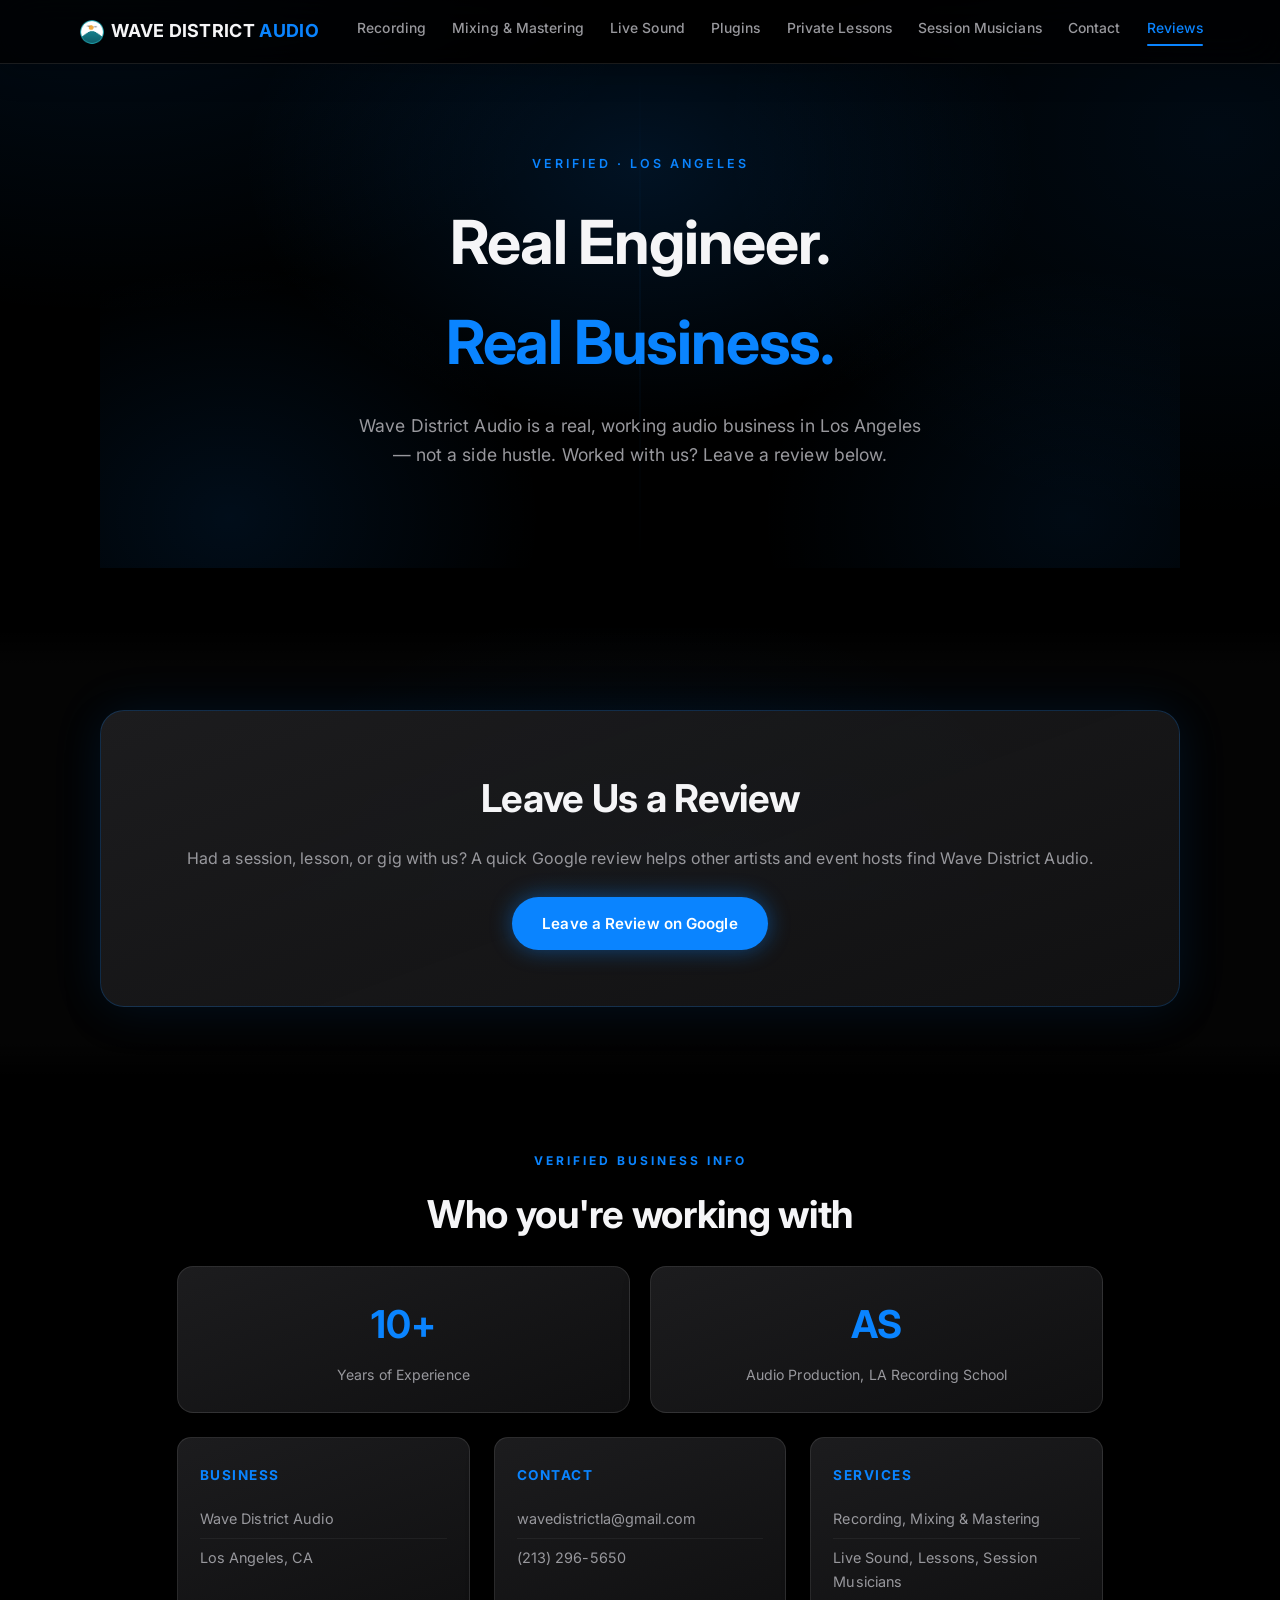
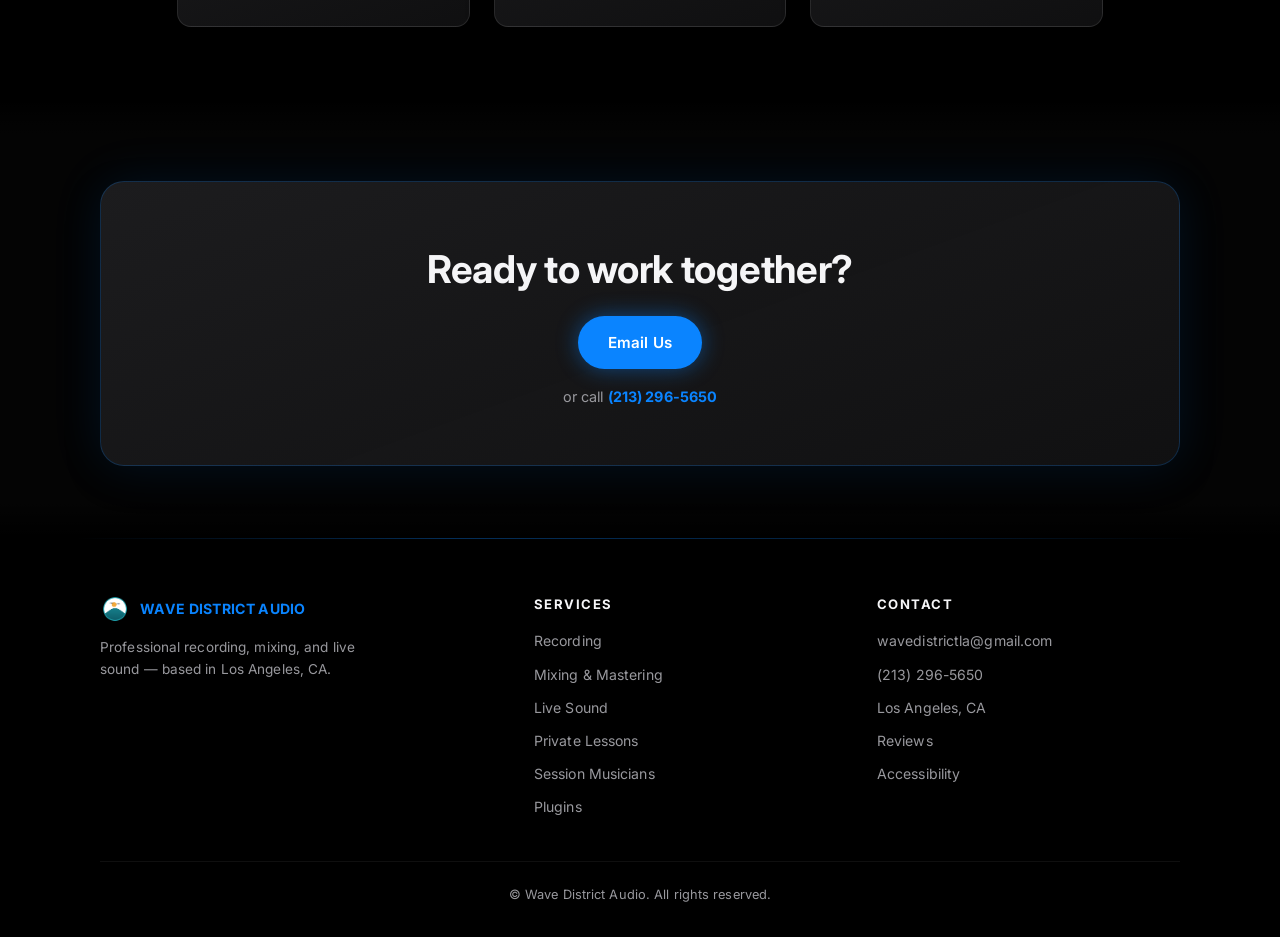
<file: wave_district_site/reviews.html>
<!DOCTYPE html>
<html lang="en">
<head>
<meta charset="UTF-8">
<meta name="viewport" content="width=device-width, initial-scale=1.0">
<title>Reviews | Wave District Audio</title>
<link rel="preconnect" href="https://fonts.googleapis.com">
<link rel="preconnect" href="https://fonts.gstatic.com" crossorigin>
<link href="https://fonts.googleapis.com/css2?family=Inter:wght@400;500;600;700;800&display=swap" rel="stylesheet">
<link rel="stylesheet" href="styles.css">
<link rel="icon" type="image/png" sizes="32x32" href="favicon-32.png">
<link rel="apple-touch-icon" href="favicon-180.png">
</head>
<body>

<a href="#main" class="skip-link">Skip to content</a>

<nav>
  <div class="brand"><a href="index.html" style="color:inherit"><img src="logo-icon.png" alt="Wave District Audio" class="brand-logo"> WAVE DISTRICT <span>AUDIO</span></a></div>
  <div class="links">
    <a href="recording.html">Recording</a>
    <a href="mixing-mastering.html">Mixing &amp; Mastering</a>
    <a href="live-sound.html">Live Sound</a>
    <a href="plugins.html">Plugins</a>
    <a href="lessons.html">Private Lessons</a>
    <a href="session-musicians.html">Session Musicians</a>
    <a href="index.html#contact">Contact</a>
    <a href="reviews.html" class="active">Reviews</a>
  </div>
</nav>

<section class="hero" id="main">
  <div class="hero-content">
    <div class="eyebrow">Verified &middot; Los Angeles</div>
    <h1>Real Engineer.<br><span>Real Business.</span></h1>
    <p class="sub">Wave District Audio is a real, working audio business in Los Angeles &mdash; not a side hustle. Worked with us? Leave a review below.</p>
  </div>
</section>

<svg class="wave-divider" viewBox="0 0 1200 60" preserveAspectRatio="none" xmlns="http://www.w3.org/2000/svg">
  <path d="M0,38 C220,15 340,8 460,10 C620,13 680,25 800,28 C950,32 1080,35 1200,38 L1200,60 L0,60 Z" fill="#000"></path>
</svg>

<!--
  REVIEW LINK: currently points to a Google Maps search for the business name,
  which works right now and will automatically resolve to the real Google
  Business Profile (with a "Write a review" button) once that profile is
  created and verified. Once you have the profile, you can swap this href
  for the direct review link Google gives you, which looks like:
  https://search.google.com/local/writereview?placeid=YOUR_PLACE_ID
-->
<section id="leave-review">
  <div class="contact-box">
    <h2>Leave Us a Review</h2>
    <p>Had a session, lesson, or gig with us? A quick Google review helps other artists and event hosts find Wave District Audio.</p>
    <div class="cta-row">
      <a href="https://www.google.com/maps/search/?api=1&query=Wave+District+Audio+Los+Angeles+CA" target="_blank" rel="noopener" class="btn btn-primary">Leave a Review on Google</a>
    </div>
  </div>
</section>

<section id="verified">
  <div class="section-label">Verified Business Info</div>
  <h2>Who you're working with</h2>
  <div class="stats-row">
    <div class="stat-box"><div class="num">10+</div><div class="label">Years of Experience</div></div>
    <div class="stat-box"><div class="num">AS</div><div class="label">Audio Production, LA Recording School</div></div>
  </div>
  <div class="equip-grid" style="margin-top:24px;">
    <div class="equip-card">
      <h4>Business</h4>
      <ul>
        <li>Wave District Audio</li>
        <li>Los Angeles, CA</li>
      </ul>
    </div>
    <div class="equip-card">
      <h4>Contact</h4>
      <ul>
        <li>wavedistrictla@gmail.com</li>
        <li>(213) 296-5650</li>
      </ul>
    </div>
    <div class="equip-card">
      <h4>Services</h4>
      <ul>
        <li>Recording, Mixing &amp; Mastering</li>
        <li>Live Sound, Lessons, Session Musicians</li>
      </ul>
    </div>
  </div>
</section>

<section id="contact">
  <div class="contact-box">
    <h2>Ready to work together?</h2>
    <div class="cta-row">
      <a id="emailCta" class="btn btn-primary" href="mailto:wavedistrictla@gmail.com">Email Us</a>
    </div>
    <div class="contact-alt">or call <a href="tel:+12132965650">(213) 296-5650</a></div>
  </div>
</section>

<footer>
  <div class="footer-grid">
    <div class="footer-brand">
      <div class="footer-brand-row">
        <img src="logo-icon.png" alt="Wave District Audio">
        <span class="brand-mini">WAVE DISTRICT AUDIO</span>
      </div>
      <p class="footer-tagline">Professional recording, mixing, and live sound &mdash; based in Los Angeles, CA.</p>
    </div>
    <div class="footer-col">
      <h5>Services</h5>
      <a href="recording.html">Recording</a>
      <a href="mixing-mastering.html">Mixing &amp; Mastering</a>
      <a href="live-sound.html">Live Sound</a>
      <a href="lessons.html">Private Lessons</a>
      <a href="session-musicians.html">Session Musicians</a>
      <a href="plugins.html">Plugins</a>
    </div>
    <div class="footer-col">
      <h5>Contact</h5>
      <a href="mailto:wavedistrictla@gmail.com">wavedistrictla@gmail.com</a>
      <a href="tel:+12132965650">(213) 296-5650</a>
      <span>Los Angeles, CA</span>
      <a href="reviews.html">Reviews</a>
      <a href="accessibility.html">Accessibility</a>
    </div>
  </div>
  <div class="footer-bottom">&copy; Wave District Audio. All rights reserved.</div>
</footer>

<script src="script.js"></script>
</body>
</html>
</file>
<file: wave_district_site/styles.css>
:root {
  /* dominant: black */
  --navy: #000000;
  --navy-2: #1c1c1e;
  --navy-3: #141416;
  --navy-card: #1c1c1e;
  /* accent: blue (labels) */
  --orange: #0a84ff;
  --orange-dim: #4fa8e8;
  /* accent: blue (interactive elements) */
  --teal: #0a84ff;
  --text: #f5f5f7;
  --text-dim: #98989d;

  --font-head: 'Inter', -apple-system, BlinkMacSystemFont, 'Segoe UI', sans-serif;
  --font-body: 'Inter', -apple-system, BlinkMacSystemFont, 'Segoe UI', Helvetica, Arial, sans-serif;
}
* { box-sizing: border-box; margin: 0; padding: 0; }
html { scroll-behavior: smooth; }

.skip-link {
  position: absolute; top: -50px; left: 12px; z-index: 1000;
  background: var(--teal); color: var(--navy); font-weight: 700;
  padding: 12px 20px; border-radius: 8px; text-decoration: none;
  transition: top .15s;
}
.skip-link:focus { top: 12px; outline: 2px solid var(--navy); outline-offset: 2px; }

body {
  font-family: var(--font-body);
  background-color: var(--navy);
  background-image:
    radial-gradient(ellipse 900px 600px at 8% -5%, rgba(10,132,255,0.10), transparent 60%),
    radial-gradient(ellipse 900px 700px at 95% 15%, rgba(10,132,255,0.08), transparent 55%),
    radial-gradient(ellipse 700px 500px at 50% 100%, rgba(10,132,255,0.05), transparent 60%);
  background-position: 0 0, 0 0, 0 0;
  background-attachment: fixed, fixed, fixed;
  background-repeat: no-repeat, no-repeat, no-repeat;
  color: var(--text);
  line-height: 1.65;
  letter-spacing: 0.1px;
}
a { color: var(--orange); text-decoration: none; }
h1, h2, h3, h4, .brand, .pc-tag, .section-label, .quote-group-label {
  font-family: var(--font-head);
}
h1, h2, h3, h4 { letter-spacing: -0.3px; }

nav {
  position: sticky; top: 0; z-index: 50;
  display: flex; justify-content: space-between; align-items: center;
  padding: 16px 6%;
  background: rgba(0,0,0,0.72);
  backdrop-filter: blur(20px);
  -webkit-backdrop-filter: blur(20px);
  border-bottom: 1px solid rgba(255,255,255,0.10);
  box-shadow: 0 8px 30px rgba(0,0,0,0.22);
  flex-wrap: wrap; gap: 10px;
}
.brand { font-weight: 700; letter-spacing: 0.3px; font-size: 1.12rem; display: inline-flex; align-items: center; gap: 9px; }
.brand span { color: var(--orange); }
.brand-logo { width: 30px; height: 30px; display: inline-block; vertical-align: middle; filter: drop-shadow(0 2px 8px rgba(0,0,0,0.35)); }
nav .links { display: flex; gap: 26px; font-size: 0.87rem; flex-wrap: wrap; }
nav .links a {
  color: var(--text-dim); transition: color .2s; position: relative; padding-bottom: 6px; font-weight: 500;
}
nav .links a::after {
  content: ""; position: absolute; left: 0; right: 100%; bottom: 0; height: 2px;
  background: var(--orange); border-radius: 2px; transition: right .22s cubic-bezier(.2,.8,.2,1);
}
nav .links a:hover { color: var(--text); }
nav .links a:hover::after { right: 0; }
nav .links a.active { color: var(--orange); }
nav .links a.active::after { right: 0; background: var(--orange); }
nav .links a.btn-primary { color: #fff; padding-bottom: 9px; }
nav .links a.btn-primary::after { display: none; }
nav .links a.btn-primary:hover { color: #fff; transform: translateY(-2px); }

.hero {
  position: relative;
  display: flex; flex-direction: column; align-items: center; justify-content: center;
  text-align: center;
  min-height: 56vh;
  padding: 64px 6% 44px;
  overflow: hidden;
}
.hero.hero-home { min-height: 74vh; }
.hero::before {
  content: "";
  position: absolute; inset: 0;
  background:
    radial-gradient(ellipse 640px 420px at 50% 20%, rgba(10,132,255,0.14), transparent 62%),
    radial-gradient(ellipse 520px 420px at 12% 90%, rgba(10,132,255,0.10), transparent 60%),
    radial-gradient(ellipse 520px 420px at 90% 90%, rgba(10,132,255,0.08), transparent 60%);
}
.hero::after {
  content: "";
  position: absolute; left: 50%; top: 0; transform: translateX(-50%);
  width: 1px; height: 100%;
  background: linear-gradient(180deg, transparent, rgba(10,132,255,0.18), transparent);
  opacity: 0.5;
}
.hero-content { position: relative; z-index: 2; max-width: 760px; }
.eyebrow {
  color: var(--orange); letter-spacing: 3px; font-size: 0.78rem; font-weight: 600;
  text-transform: uppercase; margin-bottom: 18px;
}
.hero h1 {
  font-family: var(--font-head);
  font-size: clamp(2.2rem, 5.5vw, 3.8rem);
  font-weight: 700; letter-spacing: -1.2px; margin-bottom: 18px;
}
.hero h1 span { color: var(--orange); }
.hero p.sub {
  color: var(--text-dim); font-size: 1.1rem; max-width: 580px; margin: 0 auto 30px;
}
.cta-row { display: flex; gap: 16px; justify-content: center; flex-wrap: wrap; }
.btn {
  display: inline-block; padding: 14px 30px; border-radius: 980px;
  font-weight: 600; font-size: 0.95rem;
  transition: transform .18s cubic-bezier(.2,.8,.2,1), box-shadow .18s, background .18s, color .18s;
}
.btn-primary { background: var(--teal); color: #fff; box-shadow: 0 0 22px rgba(10,132,255,0.45); }
.btn-primary:hover { transform: translateY(-3px); background: #3399ff; box-shadow: 0 0 34px rgba(10,132,255,0.7); }
.btn-outline { border: 1px solid rgba(255,255,255,0.22); color: var(--text); }
.btn-outline:hover { border-color: var(--teal); color: var(--teal); transform: translateY(-3px); box-shadow: 0 0 18px rgba(10,132,255,0.25); }

.wave-divider { display: block; width: 100%; height: 60px; position: relative; z-index: 1; }

section { padding: 72px 6%; max-width: 1080px; margin: 0 auto; position: relative; }
section:nth-of-type(even) {
  background: linear-gradient(180deg, transparent, rgba(255,255,255,0.015) 8%, rgba(255,255,255,0.015) 92%, transparent);
  max-width: none;
}
section:nth-of-type(even) > * { max-width: 1080px; margin-left: auto; margin-right: auto; }
.section-label {
  color: var(--orange); letter-spacing: 3px; font-size: 0.75rem; font-weight: 700;
  text-transform: uppercase; margin-bottom: 12px; text-align: center;
}
h2 { font-size: clamp(1.7rem, 4vw, 2.4rem); font-weight: 700; text-align: center; margin-bottom: 20px; }

/* --- Shared card language (panels, cards, equip cards, stat boxes, pricing cards) --- */
.panel, .card, .equip-card, .stat-box, .pricing-card, .service-line {
  background: linear-gradient(160deg, var(--navy-card), rgba(28,28,30,0.55));
  border: 1px solid rgba(255,255,255,0.10);
  border-radius: 20px;
  box-shadow: 0 10px 28px rgba(0,0,0,0.3);
  transition: transform .2s cubic-bezier(.2,.8,.2,1), border-color .2s, box-shadow .2s;
}
.panel:hover, .card:hover, .equip-card:hover, .stat-box:hover, .pricing-card:hover {
  transform: translateY(-5px);
  border-color: rgba(10,132,255,0.5);
  box-shadow: 0 0 40px rgba(10,132,255,0.22), 0 16px 36px rgba(0,0,0,0.4);
}

/* --- Homepage panels --- */
section:has(.panel-grid) { max-width: 1320px; }
.panel-grid {
  display: grid; grid-template-columns: repeat(3, 1fr); gap: 18px; margin-top: 20px;
}
.panel {
  position: relative; display: block;
  border-radius: 22px; padding: 32px 22px; min-height: 190px;
  overflow: hidden;
}
.panel::after {
  content: "";
  position: absolute; inset: 0;
  background: radial-gradient(circle at 85% 15%, rgba(10,132,255,0.12), transparent 55%);
  opacity: 0; transition: opacity .2s;
}
.panel:hover::after { opacity: 1; }
.panel .num {
  color: var(--orange-dim); font-family: var(--font-head); font-weight: 700; font-size: 0.85rem; letter-spacing: 2px;
  margin-bottom: 14px; display: block;
}
.panel h3 { font-size: 1.4rem; margin-bottom: 10px; color: var(--orange); text-shadow: 0 0 18px rgba(10,132,255,0.55), 0 0 36px rgba(10,132,255,0.28); }
.panel p { color: var(--text-dim); font-size: 0.95rem; margin-bottom: 18px; }
.panel .go { color: var(--teal); font-weight: 600; font-size: 0.9rem; }

/* --- Service cards (used on sub-pages) --- */
.cards {
  display: grid; grid-template-columns: repeat(auto-fit, minmax(240px, 1fr)); gap: 24px; margin-top: 40px;
}
.card {
  border-radius: 18px; padding: 30px 24px;
}
.card h3 { font-size: 1.1rem; margin-bottom: 6px; }
.card .tag { color: var(--orange-dim); font-size: 0.78rem; font-weight: 600; letter-spacing: 0.5px; margin-bottom: 12px; display: block; }
.card p { color: var(--text-dim); font-size: 0.9rem; margin-bottom: 18px; min-height: 60px; }
.card .price { font-size: 1.4rem; font-weight: 800; color: var(--orange); }

.addons {
  margin-top: 36px; text-align: center; color: var(--text-dim); font-size: 0.9rem;
  padding: 18px 22px; border: 1px dashed rgba(10,132,255,0.22); border-radius: 12px;
}
.addons span { display: inline-block; margin: 6px 14px; }
.addons b { color: var(--text); }

.about-grid {
  display: grid; grid-template-columns: 1fr 1fr; gap: 50px; align-items: center; margin-top: 30px;
}
.instructor-photo-wrap { text-align: center; margin-top: 34px; }
.instructor-photo {
  width: 220px; height: 220px; object-fit: cover; object-position: top center;
  border-radius: 50%; border: 3px solid rgba(10,132,255,0.4);
  box-shadow: 0 10px 34px rgba(0,0,0,0.45);
}
.about-grid p { color: var(--text-dim); font-size: 1rem; margin-bottom: 16px; }
.stat-box {
  border-radius: 16px; padding: 26px; text-align: center;
}
.stat-box .num { font-family: var(--font-head); font-size: 2.4rem; font-weight: 700; color: var(--orange); }
.stat-box .label { color: var(--text-dim); font-size: 0.88rem; margin-top: 6px; }
.stats-row { display: grid; grid-template-columns: 1fr 1fr; gap: 20px; }

.contact-box {
  text-align: center;
  background: linear-gradient(160deg, var(--navy-card), rgba(28,28,30,0.55));
  border: 1px solid rgba(10,132,255,0.22);
  box-shadow: 0 0 50px rgba(10,132,255,0.12), 0 12px 34px rgba(0,0,0,0.3);
  border-radius: 24px; padding: 56px 30px; margin-top: 10px;
}
.contact-box h2 { margin-bottom: 14px; }
.contact-box p { color: var(--text-dim); margin-bottom: 26px; }
.contact-email { font-size: 1.25rem; font-weight: 700; }

.survey-label {
  color: var(--text-dim); font-size: 0.9rem; margin-bottom: 16px; font-weight: 600;
}
.survey-options {
  display: flex; flex-wrap: wrap; gap: 10px; justify-content: center; margin-bottom: 28px;
}
.survey-pill {
  cursor: pointer; background: transparent; color: var(--text-dim);
  border: 1px solid rgba(10,132,255,0.25); border-radius: 999px;
  padding: 10px 20px; font-size: 0.88rem; font-weight: 600;
  font-family: inherit; transition: all .15s;
}
.survey-pill:hover { border-color: rgba(10,132,255,0.5); color: var(--text); }
.survey-pill.selected { background: var(--teal); border-color: var(--teal); color: #fff; }
.contact-alt { color: var(--text-dim); font-size: 0.9rem; margin-top: 16px; }
.contact-alt a { color: var(--teal); font-weight: 700; }

/* --- Footer --- */
footer {
  position: relative;
  padding: 56px 6% 32px;
  color: var(--text-dim); font-size: 0.88rem;
}
footer::before {
  content: ""; position: absolute; top: 0; left: 6%; right: 6%; height: 1px;
  background: linear-gradient(90deg, transparent, rgba(10,132,255,0.35), rgba(10,132,255,0.25), transparent);
}
.footer-grid {
  display: grid; grid-template-columns: 1.3fr 1fr 1fr; gap: 40px;
  max-width: 1080px; margin: 0 auto 32px;
}
.footer-brand { display: flex; flex-direction: column; gap: 12px; }
.footer-brand-row { display: flex; align-items: center; gap: 10px; }
.footer-brand-row img { width: 30px; height: 30px; }
.footer-brand-row .brand-mini { color: var(--orange); font-weight: 700; font-family: var(--font-head); letter-spacing: 0.3px; }
.footer-tagline { color: var(--text-dim); font-size: 0.85rem; max-width: 280px; }
.footer-col h5 {
  font-family: var(--font-head); color: var(--text); font-size: 0.82rem; font-weight: 700;
  letter-spacing: 1.5px; text-transform: uppercase; margin-bottom: 14px;
}
.footer-col a, .footer-col span {
  display: block; color: var(--text-dim); font-size: 0.88rem; margin-bottom: 10px; transition: color .15s;
}
.footer-col a:hover { color: var(--orange); }
.footer-bottom {
  max-width: 1080px; margin: 0 auto; padding-top: 22px; border-top: 1px solid rgba(255,255,255,0.06);
  text-align: center; font-size: 0.8rem; color: var(--text-dim);
}

/* --- Equipment lists --- */
.equip-grid {
  display: grid; grid-template-columns: repeat(auto-fit, minmax(220px, 1fr)); gap: 24px; margin-top: 36px;
}
.equip-card {
  border-radius: 14px; padding: 26px 22px;
}
.equip-card h4 {
  color: var(--orange); font-family: var(--font-head); font-size: 0.85rem; letter-spacing: 1.5px; text-transform: uppercase;
  margin-bottom: 14px; font-weight: 700;
}
.equip-card ul { list-style: none; }
.equip-card li {
  color: var(--text-dim); font-size: 0.9rem; padding: 7px 0;
  border-bottom: 1px solid rgba(255,255,255,0.05);
}
.equip-card li:last-child { border-bottom: none; }

@media (max-width: 1200px) {
  .panel-grid { grid-template-columns: repeat(3, 1fr); }
}
@media (max-width: 860px) {
  .footer-grid { grid-template-columns: 1fr 1fr; }
  .footer-brand { grid-column: 1 / -1; }
  .panel-grid { grid-template-columns: repeat(2, 1fr); }
}
@media (max-width: 760px) {
  nav .links { gap: 14px; }
  .about-grid { grid-template-columns: 1fr; }
  .panel-grid { grid-template-columns: 1fr; }
  .footer-grid { grid-template-columns: 1fr; }
}

/* --- Accessibility & polish --- */
a, button, .panel, .card { cursor: pointer; }
a:focus-visible, button:focus-visible, .panel:focus-visible {
  outline: 2px solid var(--teal);
  outline-offset: 3px;
}
.icon-wrap {
  display: inline-flex; align-items: center; justify-content: center;
  width: 46px; height: 46px; border-radius: 12px;
  background: linear-gradient(160deg, rgba(10,132,255,0.18), rgba(10,132,255,0.06));
  border: 1px solid rgba(10,132,255,0.2);
  margin-bottom: 16px;
}
.icon-wrap svg { width: 22px; height: 22px; stroke: var(--orange); }
.panel .icon-wrap { margin-bottom: 14px; }

@media (prefers-reduced-motion: reduce) {
  *, *::before, *::after {
    transition: none !important;
    animation: none !important;
    scroll-behavior: auto !important;
  }
}

/* --- Pricing cards --- */
.pricing-grid {
  display: grid; grid-template-columns: repeat(auto-fit, minmax(260px, 1fr)); gap: 26px; margin-top: 40px;
}
.pricing-card {
  position: relative;
  border-radius: 18px;
  padding: 34px 28px;
}
.pricing-card.featured {
  border-color: rgba(10,132,255,0.55);
  box-shadow: 0 0 0 1px rgba(10,132,255,0.2), 0 14px 34px rgba(0,0,0,0.3);
}
.pricing-card .pc-tag {
  color: var(--orange-dim); font-size: 0.75rem; font-weight: 700; letter-spacing: 1.5px;
  text-transform: uppercase; margin-bottom: 10px; display: block;
}
.pricing-card h3 { font-size: 1.25rem; margin-bottom: 8px; }
.pricing-card .pc-desc { color: var(--text-dim); font-size: 0.92rem; margin-bottom: 20px; min-height: 44px; }
.pricing-card .pc-price {
  display: flex; align-items: baseline; gap: 8px; margin-bottom: 6px;
}
.pricing-card .pc-price .amount { font-family: var(--font-head); font-size: 2.5rem; font-weight: 700; color: var(--text); }
.pricing-card .pc-price .unit { color: var(--text-dim); font-size: 0.85rem; font-weight: 600; text-transform: uppercase; letter-spacing: 0.5px; }
.pricing-card .pc-features { list-style: none; margin-top: 20px; }
.pricing-card .pc-features li {
  color: var(--text-dim); font-size: 0.9rem; padding: 8px 0 8px 26px; position: relative;
  border-bottom: 1px solid rgba(255,255,255,0.05);
}
.pricing-card .pc-features li:last-child { border-bottom: none; }
.pricing-card .pc-features li::before {
  content: "\2713"; position: absolute; left: 0; top: 8px; color: var(--teal); font-weight: 700;
}
.pricing-card .pc-note { color: var(--text-dim); font-size: 0.82rem; margin-top: 16px; font-style: italic; }

/* --- Quote builder --- */
.quote-section .section-label, .quote-section h2 { text-align: center; }
.quote-grid {
  display: grid; grid-template-columns: 1fr 1.3fr; gap: 40px; margin-top: 40px; align-items: start;
}
.stems-upload {
  background: var(--navy-2); border: 1.5px dashed rgba(10,132,255,0.35);
  border-radius: 14px; padding: 26px 24px; margin-bottom: 28px;
}
.stems-upload h4 { font-size: 1rem; margin-bottom: 8px; color: var(--text); }
.stems-upload p { color: var(--text-dim); font-size: 0.88rem; margin-bottom: 16px; }
.quote-fields { display: flex; flex-direction: column; gap: 16px; }
.quote-fields label { color: var(--text-dim); font-size: 0.85rem; font-weight: 600; display: flex; flex-direction: column; gap: 6px; }
.quote-fields input, .quote-fields select, .quote-fields textarea {
  font-family: inherit; background: rgba(255,255,255,0.03); color: var(--text);
  border: 1px solid rgba(255,255,255,0.14); border-radius: 12px; padding: 12px 14px; font-size: 0.95rem;
  transition: border-color .15s, background .15s;
}
.quote-fields select {
  appearance: none; -webkit-appearance: none;
  background-image: url("data:image/svg+xml;charset=UTF-8,%3Csvg xmlns='http://www.w3.org/2000/svg' viewBox='0 0 24 24' fill='none' stroke='%23e8ecf1' stroke-width='2' stroke-linecap='round' stroke-linejoin='round'%3E%3Cpolyline points='6 9 12 15 18 9'%3E%3C/polyline%3E%3C/svg%3E");
  background-repeat: no-repeat; background-position: right 14px center; background-size: 16px;
  padding-right: 38px;
}
.quote-fields select option { background: #1c1c1e; color: var(--text); }
.quote-fields input:focus, .quote-fields select:focus, .quote-fields textarea:focus {
  outline: none; border-color: var(--teal); background: rgba(10,132,255,0.05);
}
.quote-fields textarea { resize: vertical; min-height: 90px; }

.quote-services-col h4 { font-size: 1rem; margin-bottom: 6px; }
.quote-hint { color: var(--text-dim); font-size: 0.85rem; margin-bottom: 20px; }
.quote-group-label {
  color: var(--orange-dim); font-size: 0.75rem; font-weight: 700; letter-spacing: 1.5px;
  text-transform: uppercase; margin: 22px 0 10px; padding-top: 14px; border-top: 1px solid rgba(10,132,255,0.12);
}
.quote-group-label:first-of-type { margin-top: 0; padding-top: 0; border-top: none; }

.service-line {
  border-radius: 16px;
  padding: 18px 20px; margin-bottom: 14px;
}
.service-line:has(.svc-toggle:checked) { border-color: rgba(10,132,255,0.5); }
.service-line-head {
  display: flex; justify-content: space-between; align-items: flex-start; gap: 12px; flex-wrap: wrap;
}
.service-check { display: flex; align-items: center; gap: 10px; font-weight: 700; font-size: 0.98rem; cursor: pointer; }
.service-check input[type="checkbox"] {
  width: 18px; height: 18px; accent-color: var(--teal); cursor: pointer;
}
.service-sub { color: var(--text-dim); font-size: 0.82rem; }
.service-line-controls {
  display: flex; align-items: center; justify-content: space-between; margin-top: 14px; gap: 14px; flex-wrap: wrap;
}
.stepper {
  display: inline-flex; align-items: center; gap: 0; background: rgba(255,255,255,0.03);
  border: 1px solid rgba(232,236,241,0.15); border-radius: 999px; overflow: hidden;
}
.stepper .step-btn {
  width: 34px; height: 34px; border: none; background: transparent; color: var(--text);
  font-size: 1.1rem; cursor: pointer; transition: background .15s; font-family: inherit;
}
.stepper .step-btn:hover { background: rgba(10,132,255,0.15); color: var(--teal); }
.stepper .step-val { min-width: 32px; text-align: center; font-weight: 700; font-size: 0.95rem; }
.service-line-total { font-family: var(--font-head); font-weight: 700; color: var(--orange); font-size: 1.05rem; min-width: 70px; text-align: right; }

.quote-total-row {
  display: flex; justify-content: space-between; align-items: center;
  padding: 20px 4px; margin-top: 10px; border-top: 1px solid rgba(10,132,255,0.2);
  font-weight: 700; font-size: 1.1rem;
}
.quote-total-row .quote-total { font-family: var(--font-head); color: var(--teal); font-size: 1.6rem; }
.quote-submit-btn { width: 100%; text-align: center; margin-top: 10px; }
.quote-disclaimer { color: var(--text-dim); font-size: 0.8rem; margin-top: 12px; text-align: center; }
.quote-success {
  margin-top: 16px; background: rgba(10,132,255,0.1); border: 1px solid rgba(10,132,255,0.35);
  color: var(--teal); border-radius: 10px; padding: 14px 18px; font-size: 0.9rem; text-align: center;
}

@media (max-width: 860px) {
  .quote-grid { grid-template-columns: 1fr; }
}
</file>
